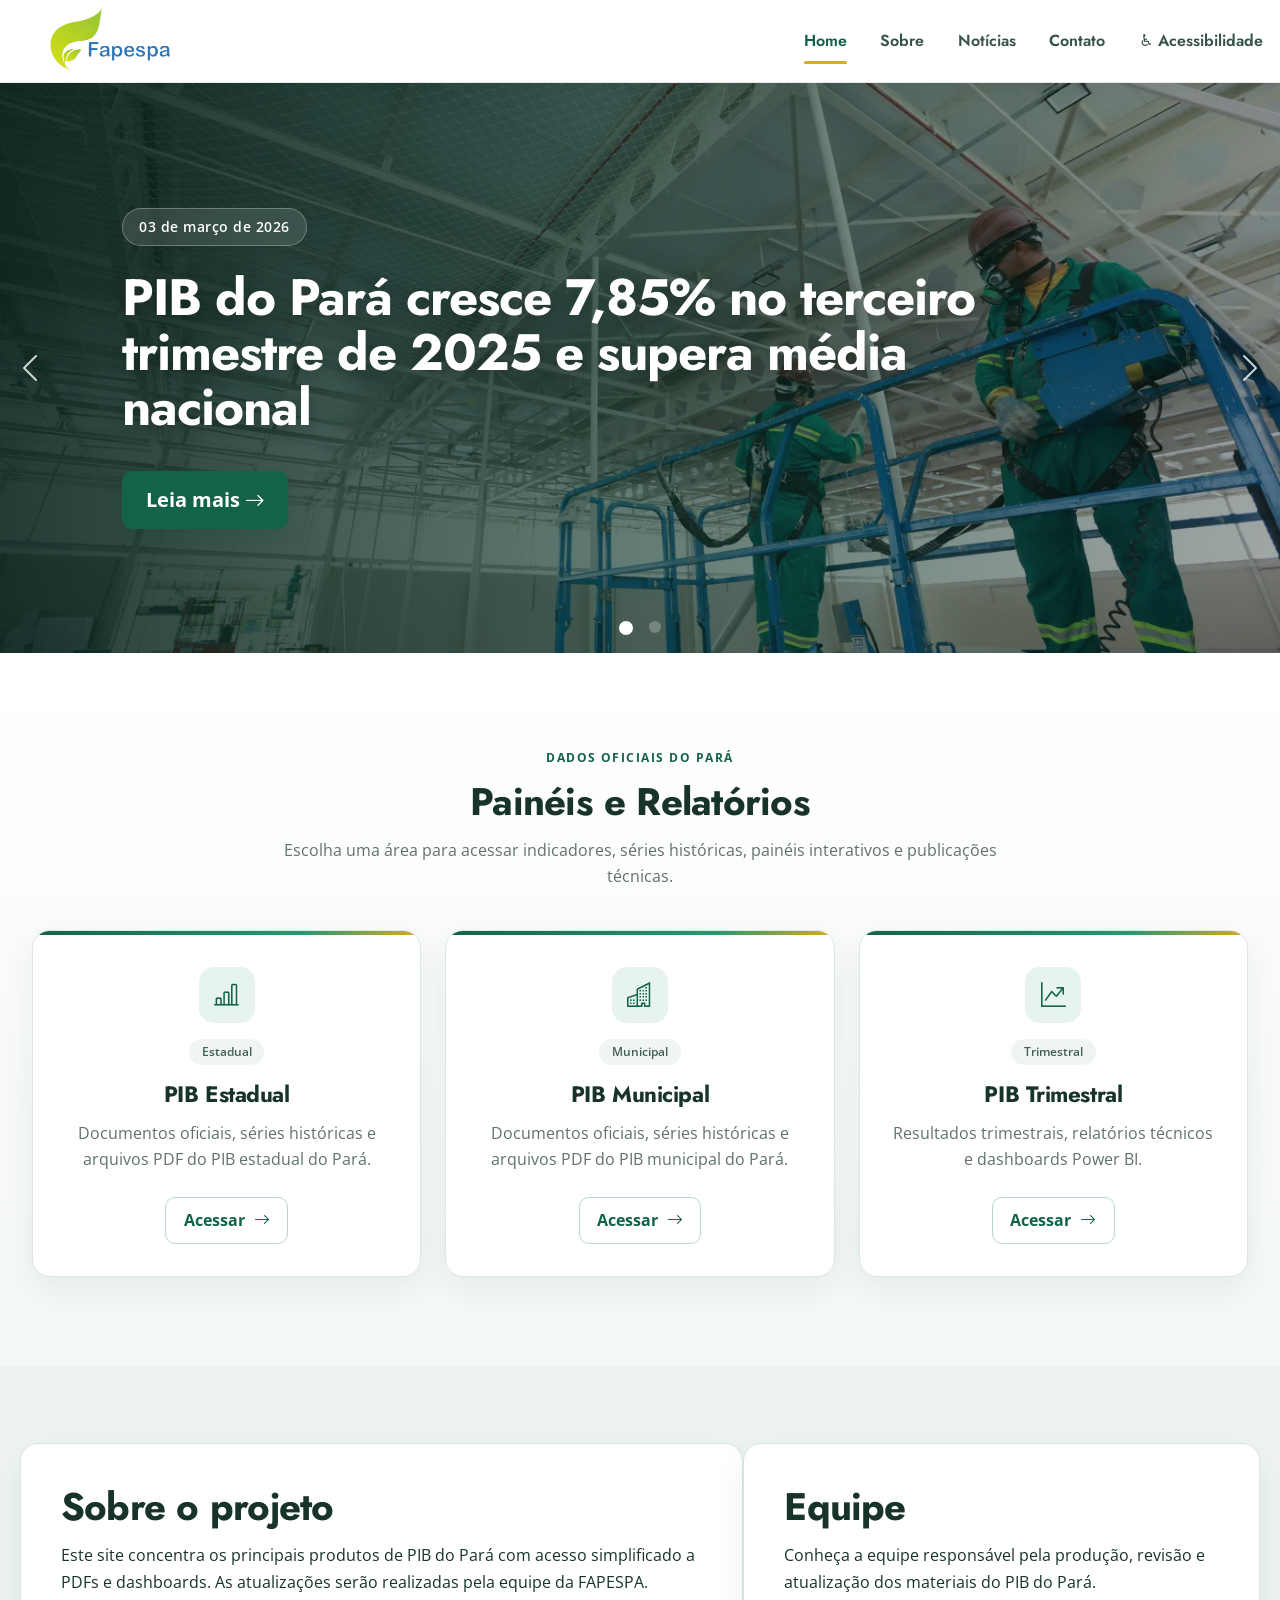
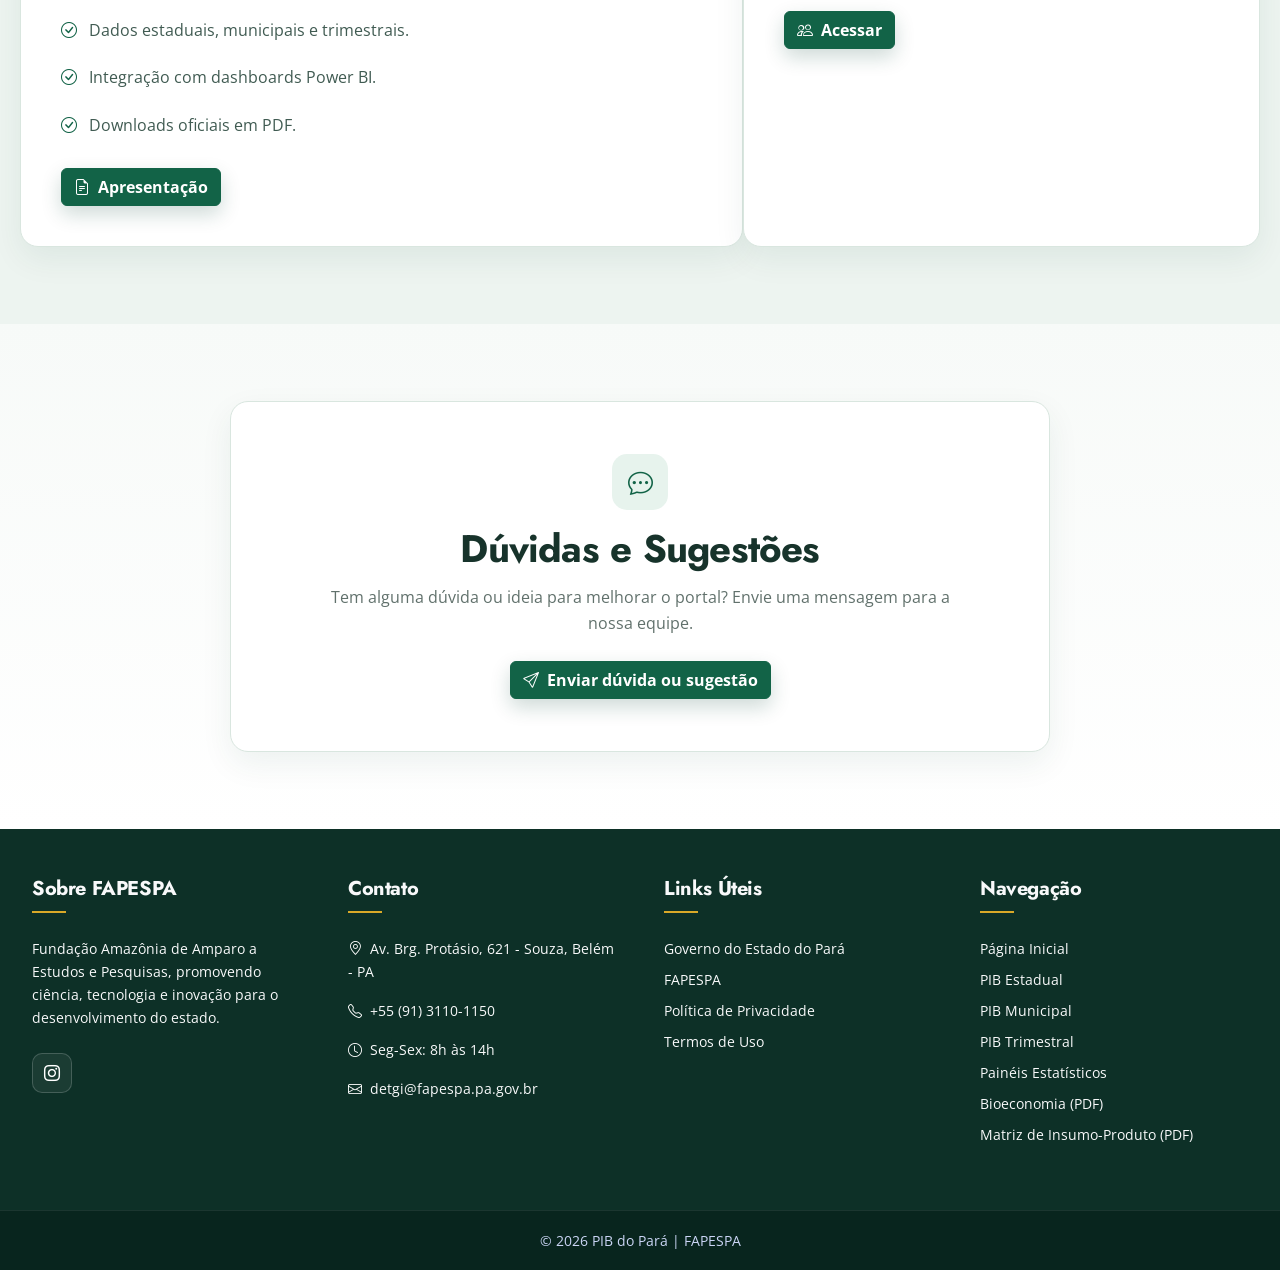
<file: index.html>
<!-- 
  ========================================
  SITE PIB DO PARÁ - PÁGINA PRINCIPAL
  ========================================
  
  Este arquivo é a página inicial (index.html) do portal PIB do Pará.
  Ele contém toda a estrutura HTML que organiza e exibe o conteúdo do site.
-->

<!DOCTYPE html>
<!-- Declaração do tipo de documento HTML5 - informa ao navegador que este é um documento HTML moderno -->

<html lang="pt-br">
<!-- Tag raiz do documento HTML. O atributo lang="pt-br" indica que o conteúdo está em português brasileiro,
     ajudando leitores de tela e mecanismos de busca a identificarem o idioma -->

<head>
  <!-- A seção <head> contém metadados e recursos que não são exibidos diretamente na página,
       mas são essenciais para o funcionamento, SEO e carregamento de estilos/fontes -->

  <!-- ========== METADADOS BÁSICOS ========== -->

  <meta charset="utf-8" />
  <!-- Define a codificação de caracteres como UTF-8, permitindo acentos, símbolos especiais e caracteres de todos os idiomas -->

  <meta name="viewport" content="width=device-width, initial-scale=1" />
  <!-- Configuração essencial para responsividade (design adaptável a diferentes telas).
       width=device-width: faz a largura da página se ajustar à largura da tela do dispositivo
       initial-scale=1: define o zoom inicial como 100% (sem ampliação ou redução) -->

  <title>PIB do Pará | FAPESPA</title>
  <!-- Título que aparece na aba do navegador e é usado por mecanismos de busca como Google -->

  <meta name="description" content="PIB do Pará: estadual, municipal e trimestral. Dashboards e PDFs oficiais." />
  <!-- Descrição curta do site que aparece nos resultados de busca do Google.
       Importante para SEO (otimização para mecanismos de busca) -->

  <!-- ========== OTIMIZAÇÃO DE FONTES (GOOGLE FONTS) ========== -->

  <link rel="preconnect" href="https://fonts.googleapis.com" />
  <link rel="preconnect" href="https://fonts.gstatic.com" crossorigin />
  <!-- Estas tags "preconnect" estabelecem conexão antecipada com os servidores do Google Fonts,
       acelerando o carregamento das fontes ao estabelecer a conexão TCP antes de baixar os arquivos -->

  <link href="https://fonts.googleapis.com/css2?family=Jost:wght@500;600;700&family=Open+Sans:wght@400;600&display=swap"
    rel="stylesheet" />
  <!-- Importa duas famílias de fontes do Google:
       - Jost: usada para títulos e cabeçalhos (pesos 500, 600, 700)
       - Open Sans: usada para textos do corpo (pesos 400, 600)
       display=swap: mostra texto em fonte padrão enquanto a fonte personalizada carrega, evitando tela em branco -->

  <!-- ========== BIBLIOTECAS CSS EXTERNAS ========== -->

  <link href="https://cdn.jsdelivr.net/npm/bootstrap@5.3.2/dist/css/bootstrap.min.css" rel="stylesheet" />
  <!-- Bootstrap 5.3.2: framework CSS que fornece componentes prontos (botões, cards, grid, navbar, etc)
       CDN (Content Delivery Network): servidor externo otimizado para distribuição rápida de arquivos -->

  <link href="https://cdn.jsdelivr.net/npm/bootstrap-icons@1.11.3/font/bootstrap-icons.css" rel="stylesheet" />
  <!-- Bootstrap Icons: biblioteca de ícones vetoriais (como check-circle, people, arrow-up, etc)
       Usados em todo o site para melhorar a comunicação visual -->

  <link href="css/style.css" rel="stylesheet" />
  <!-- Arquivo CSS personalizado do site, contendo estilos específicos que complementam ou sobrescrevem o Bootstrap -->

</head>

<body class="home-page">
  <!-- A seção <body> contém todo o conteúdo visível da página -->

  <!-- ========================================
       NAVEGAÇÃO (NAVBAR)
       ======================================== -->

  <nav class="navbar navbar-expand-lg bg-white navbar-light sticky-top p-0" id="navbar">
    <!-- Barra de navegação principal do site
         - navbar: classe Bootstrap para criar menu de navegação
         - navbar-expand-lg: menu colapsa em telas menores que "large" (992px), mostrando ícone hambúrguer
         - bg-white: fundo branco
         - navbar-light: texto escuro (para contraste com fundo claro)
         - sticky-top: menu fica fixo no topo ao rolar a página
         - p-0: remove padding padrão
         - id="navbar": identificador único para possível manipulação via JavaScript -->

    <a href="https://www.fapespa.pa.gov.br/" target="_blank" rel="noopener noreferrer"
      class="navbar-brand d-flex align-items-center px-4 px-lg-5">
      <!-- Link da logo/marca da FAPESPA
           - target="_blank": abre em nova aba
           - navbar-brand: estilo Bootstrap para logo
           - d-flex align-items-center: usa Flexbox para alinhar verticalmente ao centro
           - px-4 px-lg-5: padding horizontal de 4 unidades (mobile) e 5 unidades (large screens) -->

      <img src="img/fapespa2.png" alt="FAPESPA - Fundação Amazônia de Amparo a Estudos e Pesquisas" class="navbar-logo"
        data-i18n-alt="nav_fapespa">
      <!-- Logo da instituição em imagem
           - navbar-logo: classe personalizada para estilos no CSS
           - alt: texto alternativo para acessibilidade e SEO
           - data-i18n-alt: atributo personalizado para internações futuras -->
    </a>

    <button type="button" class="navbar-toggler me-4" data-bs-toggle="collapse" data-bs-target="#navbarCollapse"
      aria-label="Alternar navegação">
      <!-- Botão hambúrguer que aparece em telas pequenas para mostrar/esconder o menu
           - navbar-toggler: estilo Bootstrap para botão de colapso
           - me-4: margem direita de 4 unidades
           - data-bs-toggle="collapse": funcionalidade Bootstrap para colapsar/expandir elementos
           - data-bs-target="#navbarCollapse": indica qual elemento será controlado (o menu com id navbarCollapse)
           - aria-label: descrição para leitores de tela (acessibilidade) -->

      <span class="navbar-toggler-icon"></span>
      <!-- Ícone visual do hambúrguer (três linhas horizontais) -->
    </button>

    <div class="collapse navbar-collapse" id="navbarCollapse">
      <!-- Container do menu de navegação que colapsa em telas pequenas
           - collapse navbar-collapse: classes Bootstrap para comportamento de colapso
           - id="navbarCollapse": identificador referenciado pelo botão hambúrguer -->

      <ul class="navbar-nav ms-auto p-4 p-lg-0">
        <!-- Lista de itens de navegação
             - navbar-nav: estilo Bootstrap para lista de navegação
             - ms-auto: margem esquerda automática, empurrando o menu para a direita
             - p-4 p-lg-0: padding de 4 unidades em mobile, 0 em large screens -->

        <li class="nav-item"><a class="nav-link active" href="index.html" data-i18n="menu_home">Home</a></li>
        <!-- Item de menu ativo (página atual)
             - nav-item: wrapper do item de navegação
             - nav-link: estilo do link
             - active: indica que esta é a página atual (visual destacado) -->

        <li class="nav-item"><a class="nav-link" href="#sobre">Sobre</a></li>
        <!-- Link âncora que rola suavemente até a seção #sobre na mesma página -->

        <li class="nav-item"><a class="nav-link" href="noticias/index.html">Notícias</a></li>
        <li class="nav-item"><a class="nav-link" href="#contato">Contato</a></li>
        <!-- Link âncora que rola até a seção de contato no rodapé -->

        <li class="nav-item dropdown d-none">
          <!-- Item de menu dropdown (seletor de idioma) - atualmente oculto com d-none
               d-none: display none (não é exibido, preparado para implementação futura) -->

          <button class="nav-link dropdown-toggle bg-transparent border-0" id="langDropdown" type="button"
            data-bs-toggle="dropdown" aria-expanded="false">
            <!-- Botão para abrir menu de idiomas
                 - dropdown-toggle: adiciona seta indicativa de dropdown
                 - bg-transparent border-0: sem fundo e sem borda (aparência de link)
                 - data-bs-toggle="dropdown": ativa funcionalidade de dropdown do Bootstrap
                 - aria-expanded: estado do dropdown para leitores de tela -->

            🌐 <span data-i18n="menu_idioma">Idioma</span>
            <!-- Emoji de globo + texto "Idioma" -->
          </button>

          <ul class="dropdown-menu">
            <!-- Menu suspenso com opções de idioma -->
            <li><a class="dropdown-item lang-option" data-lang="pt" href="#">Português</a></li>
            <li><a class="dropdown-item lang-option" data-lang="en" href="#">English</a></li>
            <li><a class="dropdown-item lang-option" data-lang="es" href="#">Español</a></li>
            <!-- data-lang: atributo personalizado para identificar o idioma selecionado via JavaScript -->
          </ul>
        </li>

        <li class="nav-item position-relative">
          <!-- Item de menu de acessibilidade
               - position-relative: permite posicionamento absoluto do submenu em relação a este elemento -->

          <button id="acess-open-btn" class="nav-link border-0 bg-transparent" title="Acessibilidade"
            onclick="toggleAccessibilityMenu(event);" type="button">
            <!-- Botão que abre o menu de acessibilidade
                 - title: tooltip que aparece ao passar o mouse
                 - onclick: chama função JavaScript ao clicar -->

            ♿ <span class="d-none d-lg-inline">Acessibilidade</span>
            <!-- Símbolo universal de acessibilidade + texto
                 - d-none: oculta em mobile
                 - d-lg-inline: exibe como inline em telas large (mostra só ícone em mobile, ícone+texto em desktop) -->
          </button>

          <div id="acessibilidadeMenu" class="acess-dropdown" style="display:none;">
            <!-- Menu dropdown de acessibilidade (inicialmente oculto)
                 Este menu oferece múltiplas opções para pessoas com diferentes necessidades de acessibilidade -->

            <!-- SEÇÃO: VISÃO -->
            <div class="acess-section-title">Visão</div>
            <!-- Título da seção -->

            <div class="acess-row">
              <!-- Container horizontal para botões -->

              <button id="acess-contrast" class="acess-control" type="button">Alto contraste</button>
              <!-- Aumenta o contraste de cores para pessoas com baixa visão -->

              <button id="acess-night" class="acess-control" type="button">Modo noturno</button>
              <!-- Tema escuro para reduzir cansaço visual -->
            </div>

            <!-- SEÇÃO: CORES -->
            <div class="acess-section-title">Cores</div>
            <div class="acess-row">
              <button id="acess-grayscale" class="acess-control" type="button">Escala em Cinza</button>
              <!-- Remove cores, útil para alguns tipos de daltonismo -->
            </div>

            <!-- SEÇÃO: TAMANHO DA FONTE -->
            <div class="acess-section-title">Tamanho da Fonte</div>
            <div class="acess-row">
              <button id="font-dec" class="acess-control" type="button">A-</button>
              <!-- Diminui o tamanho da fonte -->

              <button id="font-reset" class="acess-control" type="button">A</button>
              <!-- Restaura tamanho padrão -->

              <button id="font-inc" class="acess-control" type="button">A+</button>
              <!-- Aumenta o tamanho da fonte -->
            </div>

            <!-- SEÇÃO: DALTONISMO -->
            <div class="acess-section-title">Daltonismo</div>
            <!-- Filtros de cor para diferentes tipos de daltonismo (cegueira de cores) -->
            <div class="acess-row">
              <button id="dalton-prot" class="acess-control" type="button">Protanopia</button>
              <!-- Dificuldade em distinguir vermelho -->

              <button id="dalton-deut" class="acess-control" type="button">Deuteranopia</button>
              <!-- Dificuldade em distinguir verde -->

              <button id="dalton-trit" class="acess-control" type="button">Tritanopia</button>
              <!-- Dificuldade em distinguir azul -->

              <button id="dalton-off" class="acess-control" type="button">Normal</button>
              <!-- Desativa filtros de daltonismo -->
            </div>

            <!-- SEÇÃO: LEITURA & LEGIBILIDADE -->
            <div class="acess-section-title">Leitura &amp; Legibilidade</div>
            <!-- &amp; é a entidade HTML para o caractere & (evita confusão com sintaxe HTML) -->
            <div class="acess-row">
              <button id="acess-dislexia" class="acess-control" type="button">Modo Dislexia</button>
              <!-- Fonte especial projetada para facilitar leitura de pessoas com dislexia -->

              <button id="acess-reading" class="acess-control" type="button">Modo Leitura</button>
              <!-- Layout simplificado para foco na leitura -->

              <button id="acess-links" class="acess-control" type="button">Destacar Links</button>
              <!-- Torna links mais visíveis -->
            </div>

            <!-- SEÇÃO: MOVIMENTO -->
            <div class="acess-section-title">Movimento</div>
            <div class="acess-row">
              <button id="reduce-motion" class="acess-control" type="button">Reduzir Animações</button>
              <!-- Remove animações, útil para pessoas com sensibilidade a movimento -->
            </div>

            <!-- SEÇÃO: GERAL -->
            <div class="acess-section-title">Geral</div>
            <div class="acess-row">
              <button id="acess-reset" class="acess-control acess-reset" type="button">Restaurar Tudo</button>
              <!-- Reseta todas as configurações de acessibilidade aos valores padrão -->
            </div>
          </div>
        </li>
      </ul>
    </div>
  </nav>

  <!-- ========================================
       CARROSSEL DE NOTÍCIAS
       ======================================== -->

  <div id="newsCarousel" class="carousel slide carousel-fade" data-bs-ride="carousel" data-bs-interval="5000">
    <!-- Carrossel Bootstrap para exibir notícias em destaque
         - carousel slide: componente Bootstrap de carrossel
         - carousel-fade: transição suave com fade (alternativa: sem essa classe usa slide horizontal)
         - data-bs-ride="carousel": inicia automaticamente ao carregar a página
         - data-bs-interval="5000": tempo em ms entre transições (5 segundos) -->

    <!-- Indicadores (bolinhas) -->
    <div class="carousel-indicators">
      <button type="button" data-bs-target="#newsCarousel" data-bs-slide-to="0" class="active" aria-current="true"
        aria-label="Notícia 1"></button>
      <button type="button" data-bs-target="#newsCarousel" data-bs-slide-to="1" aria-label="Notícia 2"></button>
    </div>

    <!-- Slides do carrossel -->
    <div class="carousel-inner">

      <!-- SLIDE 1 -->
      <div class="carousel-item active">
        <!-- Item ativo do carrossel (primeiro slide sempre tem class="active") -->

        <img src="img/pib_crescimento_para.png" class="d-block w-100 carousel-image"
          alt="PIB do Pará cresce 7,85% no terceiro trimestre de 2025">
        <!-- Imagem de fundo do slide
             - d-block: display block
             - w-100: largura 100%
             - carousel-image: classe personalizada para ajustes no CSS -->

        <div class="carousel-overlay"></div>
        <!-- Overlay escuro sobre a imagem para melhorar legibilidade do texto -->

        <div class="carousel-caption d-flex flex-column justify-content-center h-100">
          <!-- Container do conteúdo do slide
               - carousel-caption: classe Bootstrap para legendas
               - d-flex flex-column: Flexbox em coluna
               - justify-content-center: centraliza verticalmente
               - h-100: altura 100% -->

          <div class="carousel-content">
            <span class="carousel-date">03 de março de 2026</span>
            <!-- Data da notícia -->

            <h2 class="carousel-title">PIB do Pará cresce 7,85% no terceiro trimestre de 2025 e supera média nacional
            </h2>
            <!-- Título da notícia -->

            <a href="https://www.fapespa.pa.gov.br/2026/03/03/pib-do-para-cresce-785-no-terceiro-trimestre-de-2025-e-supera-media-nacional/"
              target="_blank" rel="noopener noreferrer" class="btn btn-light btn-lg mt-3">
              Leia mais <i class="bi bi-arrow-right"></i>
            </a>
            <!-- Botão que leva para a página da notícia
                 - target="_blank": abre em nova aba
                 - bi bi-arrow-right: ícone de seta do Bootstrap Icons -->
          </div>
        </div>
      </div>

      <!-- SLIDE 2 -->
      <div class="carousel-item">
        <!-- Segundo slide do carrossel -->

        <img src="img/novos_produtos_economia.png" class="d-block w-100 carousel-image"
          alt="Fapespa apresenta novos produtos estatísticos sobre a economia do Pará">
        <!-- Imagem de fundo do segundo slide -->

        <div class="carousel-overlay"></div>
        <!-- Overlay escuro sobre a imagem para melhorar legibilidade do texto -->

        <div class="carousel-caption d-flex flex-column justify-content-center h-100">
          <!-- Container do conteúdo do slide -->

          <div class="carousel-content">
            <span class="carousel-date">29 de dezembro de 2025</span>
            <!-- Data da notícia -->

            <h2 class="carousel-title">Fapespa apresenta novos produtos estatísticos sobre a economia do Pará</h2>
            <!-- Título da notícia -->

            <a href="https://www.fapespa.pa.gov.br/2025/12/19/fapespa-apresenta-novos-produtos-estatisticos-sobre-a-economia-do-para/"
              target="_blank" rel="noopener noreferrer" class="btn btn-light btn-lg mt-3">
              Leia mais <i class="bi bi-arrow-right"></i>
            </a>
            <!-- Botão que leva para a página da notícia no site da FAPESPA -->
          </div>
        </div>
      </div>

    </div>

    <!-- Controles de navegação (setas) -->
    <button class="carousel-control-prev" type="button" data-bs-target="#newsCarousel" data-bs-slide="prev">
      <span class="carousel-control-prev-icon" aria-hidden="true"></span>
      <span class="visually-hidden">Anterior</span>
    </button>
    <button class="carousel-control-next" type="button" data-bs-target="#newsCarousel" data-bs-slide="next">
      <span class="carousel-control-next-icon" aria-hidden="true"></span>
      <span class="visually-hidden">Próximo</span>
    </button>
  </div>

  <!-- ========================================
       CONTEÚDO PRINCIPAL (MAIN)
       ======================================== -->

  <main>
    <!-- Tag semântica HTML5 que identifica o conteúdo principal da página
         Melhora acessibilidade e SEO ao indicar claramente onde está o conteúdo central -->

    <!-- ========================================
         SEÇÃO: PAINÉIS E RELATÓRIOS
         ======================================== -->

    <section class="products-section">
      <!-- Primeira seção de conteúdo principal
           - pt-5: padding-top de 5 unidades (espaço superior)
           - pb-5: padding-bottom de 5 unidades (espaço inferior)
           - mt-2: margin-top de 2 unidades (pequeno espaço do header) -->

      <div class="container">
        <!-- Container Bootstrap para centralizar e limitar largura -->

        <div class="section-heading text-center">
          <span class="section-eyebrow">Dados oficiais do Pará</span>
          <h2 class="section-title">Painéis e Relatórios</h2>
          <p>Escolha uma área para acessar indicadores, séries históricas, painéis interativos e publicações técnicas.
          </p>
        </div>
        <!-- Título da seção
             - section-title: classe personalizada do style.css
             - text-center: centraliza o texto -->

        <div class="row g-4 justify-content-center">
          <!-- Sistema de grid do Bootstrap
               - row: inicia uma linha do grid (sistema de 12 colunas)
               - g-4: gap (espaçamento) de 4 unidades entre as colunas -->

          <!-- ========== CARD 1: PIB ESTADUAL ========== -->

          <div class="col-lg-4 col-md-6">
            <!-- Define largura da coluna em diferentes breakpoints:
                 - col-lg-3: em telas large (≥992px), ocupa 3 de 12 colunas (25% = 4 cards por linha)
                 - col-md-6: em telas medium (≥768px), ocupa 6 de 12 colunas (50% = 2 cards por linha)
                 - Em mobile (<768px), ocupa 12 colunas (100% = 1 card por linha) -->

            <div class="card product-card h-100 card-hover">
              <!-- Card (componente Bootstrap que cria caixas de conteúdo)
                   - h-100: height 100% (todos os cards ficam com mesma altura na linha)
                   - shadow-sm: sombra suave para dar profundidade
                   - border-0: remove borda padrão
                   - card-hover: classe personalizada para efeito ao passar mouse (definida no CSS)
                   - style inline: cor de fundo cinza-azulado e texto branco -->

              <div class="card-body d-flex flex-column text-center">
                <!-- Corpo do card
                     - card-body: padding interno padrão do Bootstrap
                     - d-flex flex-column: Flexbox em coluna (itens empilhados verticalmente)
                     - text-center: centraliza o texto -->

                <span class="product-icon" aria-hidden="true"><i class="bi bi-bar-chart-line"></i></span>
                <span class="badge rounded-pill mb-3">Estadual</span>
                <!-- Badge (etiqueta/rótulo)
                     - rounded-pill: formato arredondado (pílula)
                     - mb-3: margin-bottom de 3 unidades
                     - style: fundo branco semi-transparente (30% de opacidade) -->

                <h5 class="card-title">PIB Estadual</h5>
                <!-- Título do card -->

                <p class="card-text">Documentos oficiais, séries históricas e arquivos PDF do PIB estadual do Pará.</p>
                <!-- Texto descritivo do card -->

                <a href="pib-estadual/index.html" class="btn product-link mt-auto">Acessar <i
                    class="bi bi-arrow-right"></i></a>
                <!-- Link estilizado como botão
                     - btn btn-light: botão Bootstrap com fundo claro
                     - btn-sm: tamanho pequeno
                     - mt-auto: margin-top automática (empurra o botão para o final do card, mesmo que o texto seja diferente)
                     - align-self-center: centraliza o botão horizontalmente dentro do flex container -->
              </div>
            </div>
          </div>

          <!-- ========== CARD 2: PIB MUNICIPAL ========== -->
          <!-- Estrutura idêntica ao Card 1, apenas com conteúdo diferente -->

          <div class="col-lg-4 col-md-6">
            <div class="card product-card h-100 card-hover">
              <div class="card-body d-flex flex-column text-center">
                <span class="product-icon" aria-hidden="true"><i class="bi bi-buildings"></i></span>
                <span class="badge rounded-pill mb-3">Municipal</span>
                <h5 class="card-title">PIB Municipal</h5>
                <p class="card-text">Documentos oficiais, séries históricas e arquivos PDF do PIB municipal do Pará.</p>
                <a href="pib-municipal/index.html" class="btn product-link mt-auto">Acessar <i
                    class="bi bi-arrow-right"></i></a>
              </div>
            </div>
          </div>

          <!-- ========== CARD 3: PIB TRIMESTRAL ========== -->

          <div class="col-lg-4 col-md-6">
            <div class="card product-card h-100 card-hover">
              <div class="card-body d-flex flex-column text-center">
                <span class="product-icon" aria-hidden="true"><i class="bi bi-graph-up-arrow"></i></span>
                <span class="badge rounded-pill mb-3">Trimestral</span>
                <h5 class="card-title">PIB Trimestral</h5>
                <p class="card-text">Resultados trimestrais, relatórios técnicos e dashboards Power BI.</p>
                <a href="pib-trimestral/index.html" class="btn product-link mt-auto">Acessar <i
                    class="bi bi-arrow-right"></i></a>
              </div>
            </div>
          </div>

        </div>
      </div>
    </section>

    <!-- ========================================
         SEÇÃO: SOBRE O PROJETO + EQUIPE
         ======================================== -->

    <section class="py-5 section-muted" id="sobre">
      <!-- Segunda seção principal
           - py-5: padding vertical (top e bottom) de 5 unidades
           - section-muted: classe personalizada que adiciona fundo cinza claro (definida no CSS)
           - id="sobre": âncora para navegação (quando clicar em "Sobre" no menu, rola até aqui) -->

      <div class="container">
        <div class="row align-items-start g-4">
          <!-- Row com alinhamento e gap
               - align-items-start: alinha os itens no topo (ao invés de centralizar verticalmente)
               - g-4: gap de 4 unidades entre colunas -->

          <!-- ========== COLUNA 1: SOBRE O PROJETO ========== -->

          <div class="col-lg-7 about-panel">
            <!-- Em telas large, ocupa 7 de 12 colunas (58,3% da largura)
                 Em mobile, ocupa 12 colunas (100%) -->

            <h2 class="section-title">Sobre o projeto</h2>
            <!-- Título da subseção -->

            <p>Este site concentra os principais produtos de PIB do Pará com acesso simplificado a PDFs e dashboards. As
              atualizações serão realizadas pela equipe da FAPESPA.</p>
            <!-- Parágrafo descritivo -->

            <ul class="list-clean">
              <!-- Lista não ordenada
                   - list-clean: classe personalizada do CSS que remove marcadores de lista padrão -->

              <li class="mb-2"><i class="bi bi-check-circle me-2 text-primary"></i> Dados estaduais, municipais e
                trimestrais.</li>
              <!-- Item de lista com ícone
                   - mb-2: margin-bottom de 2 unidades
                   - bi bi-check-circle: ícone de círculo com check do Bootstrap Icons
                   - me-2: margin-right de 2 unidades (espaço entre ícone e texto)
                   - text-primary: cor primária (azul) -->

              <li class="mb-2"><i class="bi bi-check-circle me-2 text-primary"></i> Integração com dashboards Power BI.
              </li>
              <li class="mb-2"><i class="bi bi-check-circle me-2 text-primary"></i> Downloads oficiais em PDF.</li>
            </ul>

            <button class="btn btn-primary mt-2" type="button" data-bs-toggle="modal"
              data-bs-target="#apresentacaoModal">
              <i class="bi bi-file-earmark-text me-2"></i>Apresentação
            </button>
          </div>

          <!-- ========== COLUNA 2: EQUIPE ========== -->

          <div class="col-lg-5 team-panel" id="equipe">
            <!-- Em telas large, ocupa 5 de 12 colunas (41,7% da largura)
                 id="equipe": âncora para possível navegação futura -->

            <h2 class="section-title">Equipe</h2>

            <p class="mb-3">Conheça a equipe responsável pela produção, revisão e atualização dos materiais do PIB do
              Pará.</p>
            <!-- mb-3: margin-bottom de 3 unidades -->

            <a class="btn btn-primary" href="expediente.html"><i class="bi bi-people me-2" aria-hidden="true"></i>Acessar</a>
          </div>
        </div>
      </div>
    </section>

    <!-- ========================================
         SEÇÃO: DÚVIDAS E SUGESTÕES
         ======================================== -->
    <section class="contact-section" id="duvidas-sugestoes">
      <div class="container">
        <div class="contact-card text-center">
          <span class="product-icon mx-auto" aria-hidden="true"><i class="bi bi-chat-dots"></i></span>
          <h2 class="section-title">Dúvidas e Sugestões</h2>
          <p>Tem alguma dúvida ou ideia para melhorar o portal? Envie uma mensagem para a nossa equipe.</p>
          <button class="btn btn-primary" type="button" data-bs-toggle="modal" data-bs-target="#contatoModal">
            <i class="bi bi-send me-2"></i>Enviar dúvida ou sugestão
          </button>
        </div>
      </div>
    </section>

  </main>

  <!-- ========================================
       MODAL: APRESENTAÇÃO
       ======================================== -->

  <div class="modal fade" id="apresentacaoModal" tabindex="-1" aria-labelledby="apresentacaoModalLabel"
    aria-hidden="true">
    <div class="modal-dialog modal-xl modal-dialog-centered modal-dialog-scrollable apresentacao-modal-dialog">
      <div class="modal-content apresentacao-modal-content">
        <div class="modal-header apresentacao-modal-header border-0">
          <div class="apresentacao-modal-heading">
            <h2 class="modal-title h4 mb-1" id="apresentacaoModalLabel">Apresentação</h2>
            <p class="apresentacao-modal-subtitle mb-0">Contexto institucional e técnico do projeto PIB do Pará</p>
          </div>
          <button type="button" class="btn-close apresentacao-modal-close" data-bs-dismiss="modal"
            aria-label="Fechar"></button>
        </div>

        <div class="modal-body apresentacao-modal-body">
          <div class="apresentacao-copy">
            <p>A Fundação Amazônia de Amparo a Estudos e Pesquisas (FAPESPA) tem como atribuição produzir, articular e
              disseminar conhecimento estratégico para subsidiar o planejamento e a formulação de políticas públicas
              voltadas ao desenvolvimento econômico, social e ambiental do Estado do Pará.</p>

            <p>Para isso, desenvolve metodologias próprias, elabora indicadores e realiza estudos econômicos sobre o
              Estado, seus municípios e Regiões de Integração.</p>

            <p>Os resultados são disponibilizados em diferentes formatos, como Informes Técnicos, Relatórios de
              Pesquisa, Artigos, dashboards para consulta pública e bancos de dados estruturados, assegurando acesso
              ágil, transparente e qualificado à informação.</p>

            <p>A Diretoria de Estatística e de Tecnologia e Gestão da Informação (DETGI) é uma diretoria estratégica da
              FAPESPA. Conforme estabelecido pela Lei Complementar Estadual do Pará nº 061 de 24 de julho de 2007,
              alterada pela Lei Complementar nº 098 de 1º de janeiro de 2015, a DETGI tem entre suas missões manter uma
              base de dados de informações estatísticas e desenvolver estudos e pesquisas nas áreas de estatística e
              economia aplicada.</p>

            <div class="apresentacao-organization">
              <p>Para cumprir suas competências, a DETGI está organizada em duas coordenadorias principais:</p>

              <ul>
                <li>Coordenadoria de Estatística e Disseminação de Informação (CEDI)</li>
                <li>Coordenadoria de Estatística Econômica e Contas Regionais (CEECR)</li>
              </ul>
            </div>

            <p>A CEECR, em particular, é responsável por planejar, coordenar e executar estudos e pesquisas em
              estatística aplicada, incluindo pesquisas periódicas, tratamento de informações estatísticas e a
              coordenação da sistematização e atualização de uma base de dados estatísticos, sempre dando publicidade
              dos seus produtos, físicos e digitais.</p>

            <p>Entre os produtos de destaque da CEECR, estão o PIB Regional, o PIB Municipal e o PIB Trimestral do
              Estado do Pará. O projeto tem como foco a elaboração das Contas Regionais, com ênfase na estimativa do PIB
              estadual e municipal e no acompanhamento sistemático das atividades produtivas por meio de séries
              temporais de curto, médio e longo prazo.</p>

            <p>A disponibilização dessas informações é estratégica para compreender a dinâmica econômica, monitorar
              oscilações e subsidiar decisões do poder público e dos agentes econômicos. Os resultados decorrem de
              estudos e estimativas da produção pela ótica da oferta, desenvolvidos em parceria com o Instituto
              Brasileiro de Geografia e Estatística (IBGE).</p>

            <p>A CEECR também gerencia outros projetos de Pesquisa, Desenvolvimento e Inovação (PD&amp;I), como a “POF
              Marabá” (Pesquisa de Orçamento Familiar, para mensuração do índice de preço do consumidor e do custo da
              cesta básica de consumo familiar de Marabá), em parceria com a LAINC (Laboratório de inflação e Custo de
              Vida da UNIFESSPA) e estatísticas consolidadas e experimentais na construção de Contas Econômicas
              Integradas e consolidação das Tabelas de Recursos e Usos – TRU, em parceria com a LACAM (Laboratório de
              Contas Regionais na Amazônia da UNIFESSPA).</p>

            <p>Ademais, há outras recentes pesquisas relacionadas com a Bioeconomia, que visa dar
              efetividade aos eixos temáticos da Estratégia Estadual de Bioeconomia, fixada pelo Decreto nº 1.943/2021.
              O destaque dessa área de atuação é a criação da "Rede Pará sobre Contas Regionais e Bioeconomia",
              estabelecida por meio do Termo de Cooperação Técnica nº 001/2025, fruto de uma parceria entre a FAPESPA e
              Universidades Federais situadas no Estado do Pará (UFPA, UNIFESSPA e UFOPA).</p>

            <p>Os objetivos das parcerias incluem o desenvolvimento de ações de ensino, pesquisa e
              extensão para análises em áreas de mútuo interesse, com compartilhamento de dados e informações,
              desenvolvimento de projetos, estudos, pareceres técnicos, relatórios, boletins e outros materiais.
              Promove-se ainda a realização de eventos conjuntos com as entidades convenentes, produzindo e divulgando
              informações e conteúdos científicos para a sociedade paraense, gestores públicos e empreendedores da
              região.</p>
          </div>
        </div>
      </div>
    </div>
    <div class="modal-footer">
      <button type="button" class="btn btn-outline-secondary" data-bs-dismiss="modal">Fechar</button>
    </div>
  </div>
  </div>
  </div>

  <!-- ========================================
       MODAL: DÚVIDAS E SUGESTÕES
       ======================================== -->
  <div class="modal fade" id="contatoModal" tabindex="-1" aria-labelledby="contatoModalLabel" aria-hidden="true">
    <div class="modal-dialog modal-lg modal-dialog-centered modal-dialog-scrollable">
      <div class="modal-content contact-modal-content">
        <div class="modal-header apresentacao-modal-header border-0">
          <div class="apresentacao-modal-heading">
            <h2 class="modal-title h4 mb-1" id="contatoModalLabel">Dúvidas e Sugestões</h2>
            <p class="apresentacao-modal-subtitle mb-0">Preencha os campos abaixo para falar com a nossa equipe</p>
          </div>
          <button type="button" class="btn-close apresentacao-modal-close" data-bs-dismiss="modal"
            aria-label="Fechar"></button>
        </div>
        <form id="contatoForm" action="https://formsubmit.co/ajax/detgi@fapespa.pa.gov.br" method="post">
          <div class="modal-body contact-modal-body">
            <div id="contatoFeedback" class="alert d-none" role="alert" aria-live="polite" tabindex="-1"></div>
            <div class="contact-honeypot" aria-hidden="true">
              <label for="contactHoney">Não preencha este campo</label>
              <input id="contactHoney" name="_honey" type="text" tabindex="-1" autocomplete="off" />
            </div>
            <input name="_subject" type="hidden" value="Nova mensagem — Portal PIB do Pará" />
            <input name="_template" type="hidden" value="table" />
            <div class="row g-3">
              <div class="col-md-6">
                <label class="form-label" for="nome">Nome <span aria-hidden="true">*</span></label>
                <input class="form-control" id="nome" name="nome" type="text" maxlength="120" autocomplete="name"
                  required />
              </div>
              <div class="col-md-6">
                <label class="form-label" for="email">E-mail <span aria-hidden="true">*</span></label>
                <input class="form-control" id="email" name="email" type="email" maxlength="160" autocomplete="email"
                  required />
              </div>
              <div class="col-12">
                <label class="form-label" for="assunto">Assunto <span aria-hidden="true">*</span></label>
                <input class="form-control" id="assunto" name="assunto" type="text" maxlength="160" required />
              </div>
              <div class="col-12">
                <label class="form-label" for="mensagem">Mensagem <span aria-hidden="true">*</span></label>
                <textarea class="form-control" id="mensagem" name="mensagem" rows="5" maxlength="5000"
                  required></textarea>
              </div>
            </div>
          </div>
          <div class="modal-footer">
            <button class="btn btn-primary" type="submit">
              <span class="contact-submit-label"><i class="bi bi-send me-2"></i>Enviar</span>
              <span class="contact-submit-loading d-none"><span class="spinner-border spinner-border-sm me-2"
                  aria-hidden="true"></span>Enviando...</span>
            </button>
          </div>
        </form>
      </div>
    </div>
  </div>


  <!-- ========================================
       RODAPÉ PRINCIPAL (FOOTER)
       ======================================== -->

  <script src="js/footer.js"></script>

  <!-- ========================================
       BOTÃO: VOLTAR AO TOPO
       ======================================== -->

  <button id="btnTop" title="Voltar ao topo" aria-label="Voltar ao topo" type="button">
    <!-- Botão de retorno ao topo da página (aparece após scroll)
         - id="btnTop": identificador usado pelo JavaScript (main.js) para controlar visibilidade e ação
         - title: tooltip que aparece ao passar o mouse
         - aria-label: descrição para leitores de tela (acessibilidade)
         - type="button": especifica que é um botão (não submit de formulário)
         
         FUNCIONAMENTO (controlado pelo JavaScript):
         - Inicialmente invisível (display: none ou opacity: 0)
         - Aparece quando usuário rola a página mais de 300px para baixo
         - Ao clicar, faz scroll suave de volta ao topo (window.scrollTo ou similar)
         - Estilização definida no style.css (#btnTop):
           * position: fixed (fixo na tela mesmo ao rolar)
           * bottom/right: posicionado no canto inferior direito
           * Fundo azul circular com ícone branco
           * Efeito hover com transição suave -->

    <i class="bi bi-arrow-up"></i>
    <!-- Ícone de seta para cima do Bootstrap Icons -->
  </button>

  <!-- ========================================
       SCRIPTS JAVASCRIPT
       ======================================== -->

  <script src="https://cdn.jsdelivr.net/npm/bootstrap@5.3.2/dist/js/bootstrap.bundle.min.js"></script>
  <!-- Bootstrap JavaScript Bundle (arquivo oficial via CDN)
       - Contém JavaScript do Bootstrap + Popper.js (biblioteca de posicionamento)
       - Necessário para componentes interativos: navbar collapse, modals, dropdowns, tooltips, etc
       - Versão 5.3.2 (mantém compatibilidade com CSS Bootstrap importado no <head>)
       - .bundle.min.js: versão minificada (compactada) com Popper.js incluído
       - CDN (Content Delivery Network): carrega de servidor otimizado e geograficamente próximo ao usuário -->

  <script src="js/main.js"></script>
  <!-- Script JavaScript personalizado do site
       Provavelmente contém:
       - Funcionalidade do botão voltar ao topo (event listener de scroll)
       - Controle de acessibilidade (contrast, night mode, font size, etc)
       - Preenchimento dinâmico do ano atual (data-current-year)
       - Detecção de dispositivo mobile para PDF viewers
       - Outras interações personalizadas do site -->

</body>
<!-- Fecha a tag <body> iniciada após o </head> -->

</html>
<!-- Fecha o documento HTML -->
</file>
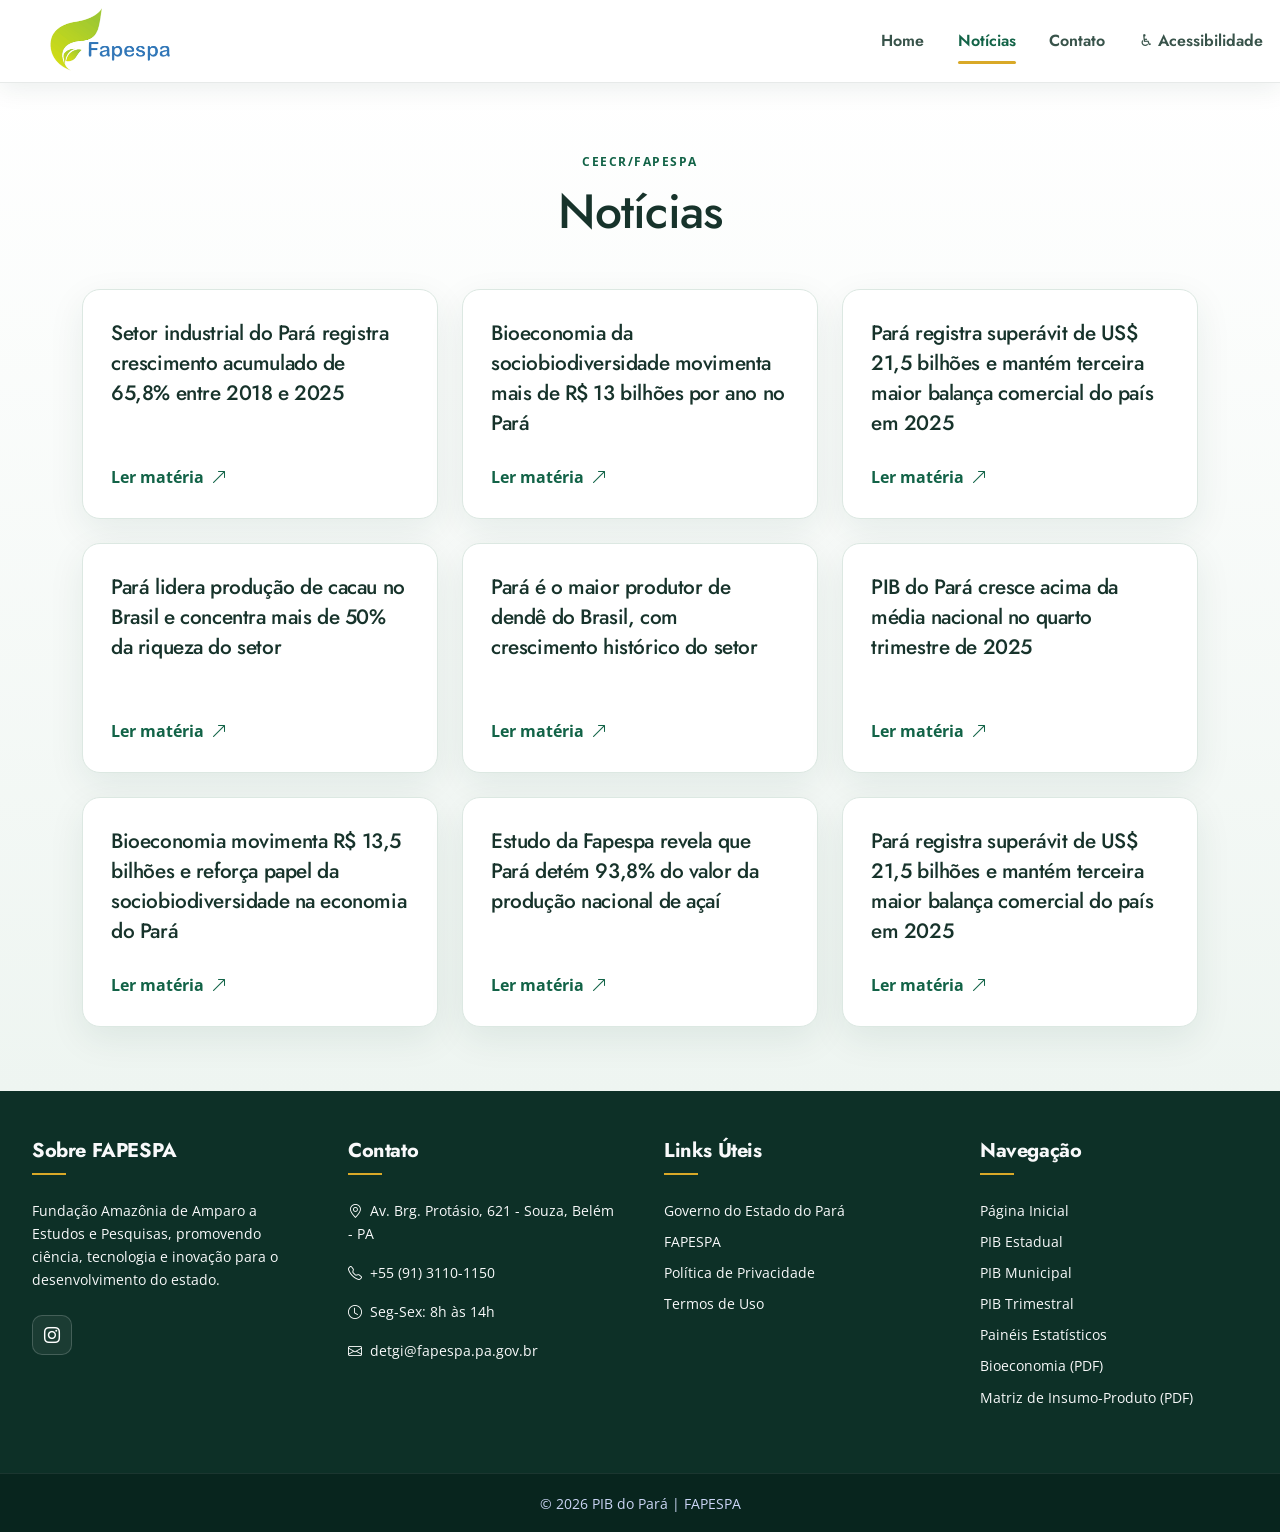
<file: noticias/index.html>
<!DOCTYPE html>
<html lang="pt-br">
<head>
  <meta charset="utf-8" />
  <meta name="viewport" content="width=device-width, initial-scale=1" />
  <title>Notícias | PIB do Pará</title>
  <meta name="description" content="Matérias publicadas pela CEECR/FAPESPA sobre a economia paraense." />
  <link rel="preconnect" href="https://fonts.googleapis.com" />
  <link rel="preconnect" href="https://fonts.gstatic.com" crossorigin />
  <link href="https://fonts.googleapis.com/css2?family=Jost:wght@500;600;700&family=Open+Sans:wght@400;600&display=swap" rel="stylesheet" />
  <link href="https://cdn.jsdelivr.net/npm/bootstrap@5.3.2/dist/css/bootstrap.min.css" rel="stylesheet" />
  <link href="https://cdn.jsdelivr.net/npm/bootstrap-icons@1.11.3/font/bootstrap-icons.css" rel="stylesheet" />
  <link href="../css/style.css" rel="stylesheet" />
</head>
<body class="home-page product-page news-page">
  <nav class="navbar navbar-expand-lg bg-white navbar-light sticky-top p-0" id="navbar">
    <a href="https://www.fapespa.pa.gov.br/" target="_blank" rel="noopener noreferrer" class="navbar-brand d-flex align-items-center px-4 px-lg-5">
      <img src="../img/fapespa2.png" alt="FAPESPA - Fundação Amazônia de Amparo a Estudos e Pesquisas" class="navbar-logo" data-i18n-alt="nav_fapespa">
    </a>
    <button type="button" class="navbar-toggler me-4" data-bs-toggle="collapse" data-bs-target="#navbarCollapse" aria-label="Alternar navegação">
      <span class="navbar-toggler-icon"></span>
    </button>
    <div class="collapse navbar-collapse" id="navbarCollapse">
      <ul class="navbar-nav ms-auto p-4 p-lg-0">
        <li class="nav-item"><a class="nav-link" href="../index.html" data-i18n="menu_home">Home</a></li>
        <li class="nav-item"><a class="nav-link active" href="index.html" aria-current="page">Notícias</a></li>
        <li class="nav-item"><a class="nav-link" href="#contato">Contato</a></li>
        <li class="nav-item dropdown d-none">
          <button class="nav-link dropdown-toggle bg-transparent border-0" id="langDropdown" type="button" data-bs-toggle="dropdown" aria-expanded="false">
            🌐 <span data-i18n="menu_idioma">Idioma</span>
          </button>
          <ul class="dropdown-menu">
            <li><a class="dropdown-item lang-option" data-lang="pt" href="#">Português</a></li>
            <li><a class="dropdown-item lang-option" data-lang="en" href="#">English</a></li>
            <li><a class="dropdown-item lang-option" data-lang="es" href="#">Español</a></li>
          </ul>
        </li>
        <li class="nav-item position-relative">
          <button id="acess-open-btn" class="nav-link border-0 bg-transparent" title="Acessibilidade" onclick="toggleAccessibilityMenu(event);" type="button">
            ♿ <span class="d-none d-lg-inline">Acessibilidade</span>
          </button>
          <div id="acessibilidadeMenu" class="acess-dropdown" style="display:none;">
            <div class="acess-section-title">Visão</div>
            <div class="acess-row">
              <button id="acess-contrast" class="acess-control" type="button">Alto contraste</button>
              <button id="acess-night" class="acess-control" type="button">Modo noturno</button>
            </div>
            <div class="acess-section-title">Cores</div>
            <div class="acess-row">
              <button id="acess-grayscale" class="acess-control" type="button">Escala em Cinza</button>
            </div>
            <div class="acess-section-title">Tamanho da Fonte</div>
            <div class="acess-row">
              <button id="font-dec" class="acess-control" type="button">A-</button>
              <button id="font-reset" class="acess-control" type="button">A</button>
              <button id="font-inc" class="acess-control" type="button">A+</button>
            </div>
            <div class="acess-section-title">Daltonismo</div>
            <div class="acess-row">
              <button id="dalton-prot" class="acess-control" type="button">Protanopia</button>
              <button id="dalton-deut" class="acess-control" type="button">Deuteranopia</button>
              <button id="dalton-trit" class="acess-control" type="button">Tritanopia</button>
              <button id="dalton-off" class="acess-control" type="button">Normal</button>
            </div>
            <div class="acess-section-title">Leitura &amp; Legibilidade</div>
            <div class="acess-row">
              <button id="acess-dislexia" class="acess-control" type="button">Modo Dislexia</button>
              <button id="acess-reading" class="acess-control" type="button">Modo Leitura</button>
              <button id="acess-links" class="acess-control" type="button">Destacar Links</button>
            </div>
            <div class="acess-section-title">Movimento</div>
            <div class="acess-row">
              <button id="reduce-motion" class="acess-control" type="button">Reduzir Animações</button>
            </div>
            <div class="acess-section-title">Geral</div>
            <div class="acess-row">
              <button id="acess-reset" class="acess-control acess-reset" type="button">Restaurar Tudo</button>
            </div>
          </div>
        </li>
      </ul>
    </div>
  </nav>

  <main>
    <section class="pib-municipal-content-section">
      <div class="container">
        <div class="product-page-heading">
          <span class="section-eyebrow">CEECR/FAPESPA</span>
          <h1>Notícias</h1>
        </div>
        <div class="news-grid">
          <article class="news-card">
            <h2>Setor industrial do Pará registra crescimento acumulado de 65,8% entre 2018 e 2025</h2>
            <a href="https://www.fapespa.pa.gov.br/2026/05/25/setor-industrial-do-para-registra-crescimento-acumulado-de-658-entre-2018-e-2025/" target="_blank" rel="noopener noreferrer">Ler matéria <i class="bi bi-arrow-up-right" aria-hidden="true"></i></a>
          </article>
          <article class="news-card">
            <h2>Bioeconomia da sociobiodiversidade movimenta mais de R$ 13 bilhões por ano no Pará</h2>
            <a href="https://www.fapespa.pa.gov.br/2026/05/04/para-lidera-producao-de-cacau-no-brasil-e-concentra-mais-de-50-da-riqueza-do-setor/" target="_blank" rel="noopener noreferrer">Ler matéria <i class="bi bi-arrow-up-right" aria-hidden="true"></i></a>
          </article>
          <article class="news-card">
            <h2>Pará registra superávit de US$ 21,5 bilhões e mantém terceira maior balança comercial do país em 2025</h2>
            <a href="https://www.fapespa.pa.gov.br/2026/05/19/para-registra-superavit-de-us-215-bilhoes-e-mantem-terceira-maior-balanca-comercial-do-pais-em-2025/" target="_blank" rel="noopener noreferrer">Ler matéria <i class="bi bi-arrow-up-right" aria-hidden="true"></i></a>
          </article>
          <article class="news-card">
            <h2>Pará lidera produção de cacau no Brasil e concentra mais de 50% da riqueza do setor</h2>
            <a href="https://www.fapespa.pa.gov.br/2026/05/04/para-lidera-producao-de-cacau-no-brasil-e-concentra-mais-de-50-da-riqueza-do-setor/" target="_blank" rel="noopener noreferrer">Ler matéria <i class="bi bi-arrow-up-right" aria-hidden="true"></i></a>
          </article>
          <article class="news-card">
            <h2>Pará é o maior produtor de dendê do Brasil, com crescimento histórico do setor</h2>
            <a href="https://www.fapespa.pa.gov.br/2026/04/30/para-e-o-maior-produtor-de-dende-do-brasil-com-um-crescimento-historico-do-setor/" target="_blank" rel="noopener noreferrer">Ler matéria <i class="bi bi-arrow-up-right" aria-hidden="true"></i></a>
          </article>
          <article class="news-card">
            <h2>PIB do Pará cresce acima da média nacional no quarto trimestre de 2025</h2>
            <a href="https://www.fapespa.pa.gov.br/2026/04/15/pib-do-para-cresce-acima-da-media-nacional-no-quarto-trimestre-de-2025/" target="_blank" rel="noopener noreferrer">Ler matéria <i class="bi bi-arrow-up-right" aria-hidden="true"></i></a>
          </article>
          <article class="news-card">
            <h2>Bioeconomia movimenta R$ 13,5 bilhões e reforça papel da sociobiodiversidade na economia do Pará</h2>
            <a href="https://www.fapespa.pa.gov.br/2026/03/27/bioeconomia-movimenta-r-135-bilhoes-e-reforca-papel-da-sociobiodiversidade-na-economia-do-para/" target="_blank" rel="noopener noreferrer">Ler matéria <i class="bi bi-arrow-up-right" aria-hidden="true"></i></a>
          </article>
          <article class="news-card">
            <h2>Estudo da Fapespa revela que Pará detém 93,8% do valor da produção nacional de açaí</h2>
            <a href="https://www.fapespa.pa.gov.br/2026/03/17/estudo-da-fapespa-revela-que-para-detem-938-do-valor-da-producao-nacional-de-acai/" target="_blank" rel="noopener noreferrer">Ler matéria <i class="bi bi-arrow-up-right" aria-hidden="true"></i></a>
          </article>
          <article class="news-card">
            <h2>Pará registra superávit de US$ 21,5 bilhões e mantém terceira maior balança comercial do país em 2025</h2>
            <a href="https://www.fapespa.pa.gov.br/2026/05/19/para-registra-superavit-de-us-215-bilhoes-e-mantem-terceira-maior-balanca-comercial-do-pais-em-2025/" target="_blank" rel="noopener noreferrer">Ler matéria <i class="bi bi-arrow-up-right" aria-hidden="true"></i></a>
          </article>
        </div>
      </div>
    </section>
  </main>

  <script src="../js/footer.js"></script>

  <button id="btnTop" title="Voltar ao topo" aria-label="Voltar ao topo" type="button">
    <i class="bi bi-arrow-up"></i>
  </button>

  <script src="https://cdn.jsdelivr.net/npm/bootstrap@5.3.2/dist/js/bootstrap.bundle.min.js"></script>
  <script src="../js/main.js"></script>
</body>
</html>
</file>
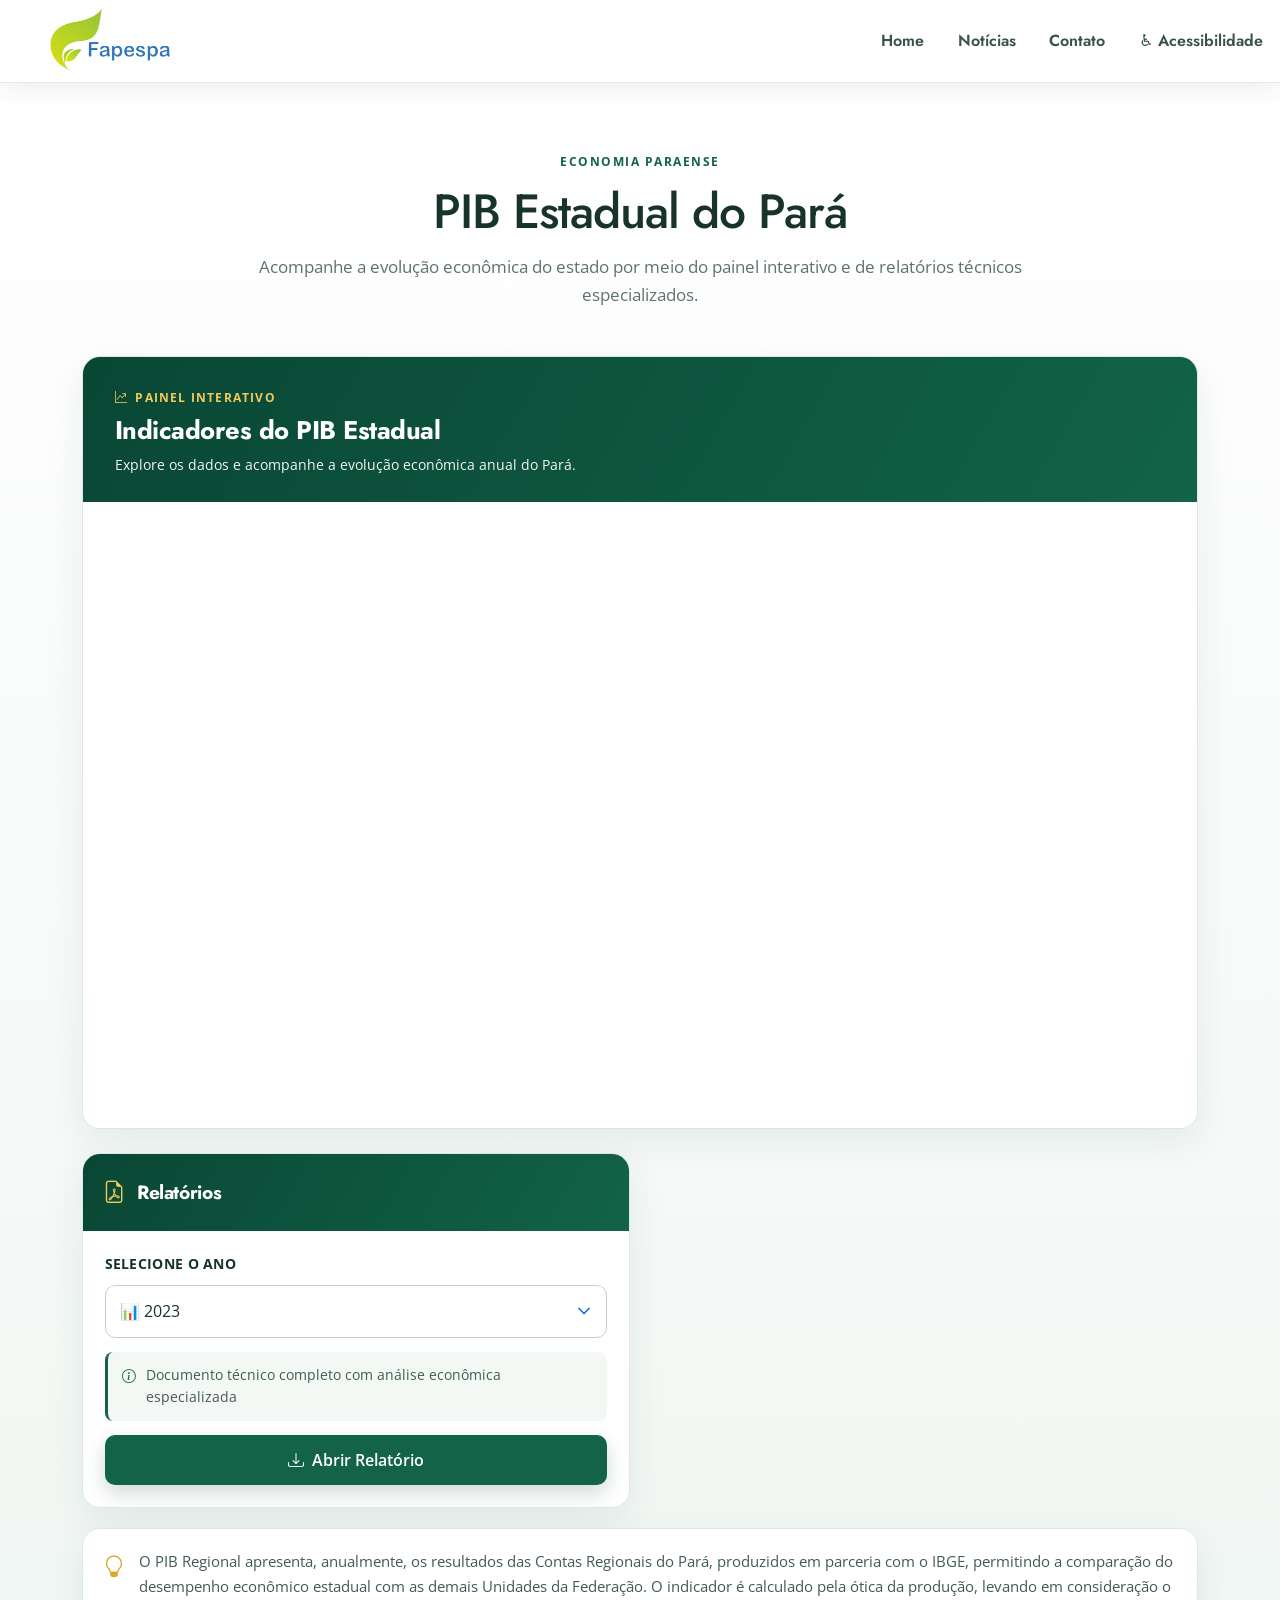
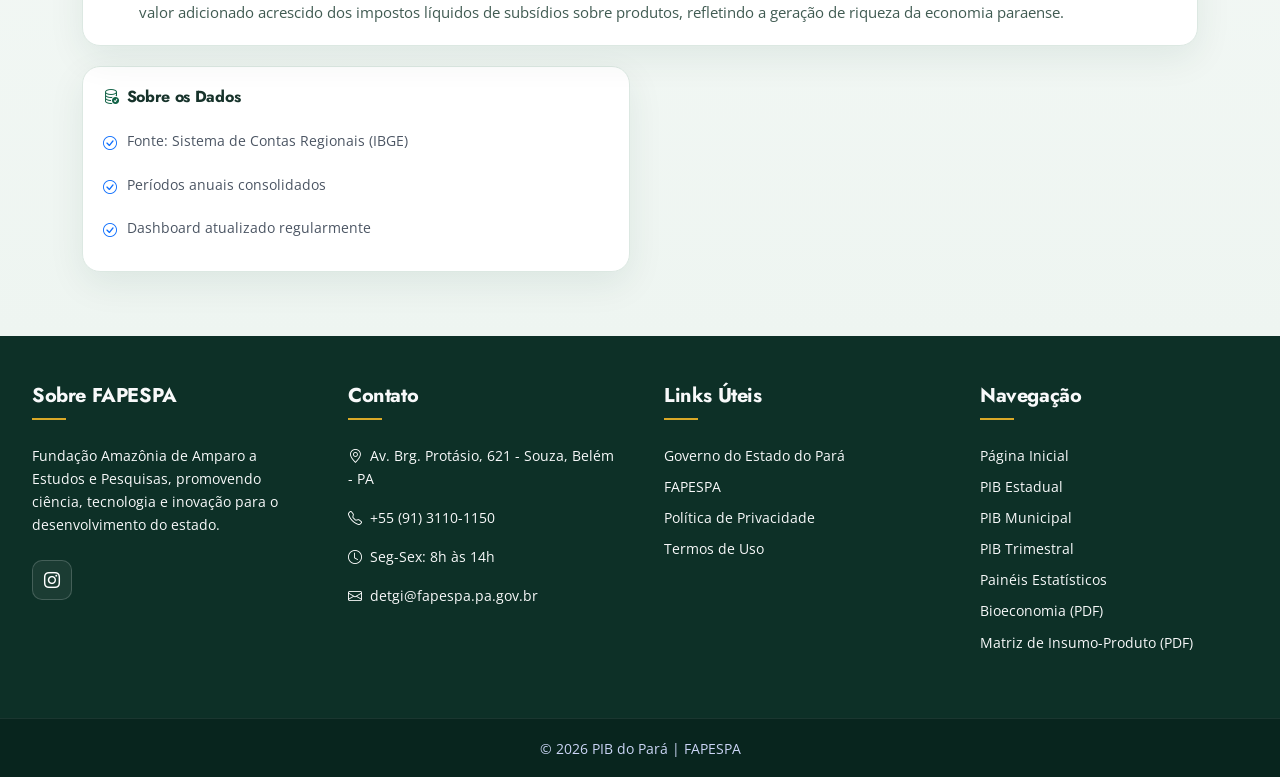
<file: pib-estadual/index.html>
<!DOCTYPE html>
<html lang="pt-br">
<head>
  <meta charset="utf-8" />
  <meta name="viewport" content="width=device-width, initial-scale=1" />
  <title>PIB Estadual | PIB do Pará</title>
  <meta name="description" content="PIB estadual do Pará com PDFs e dashboards." />
  <link rel="preconnect" href="https://fonts.googleapis.com" />
  <link rel="preconnect" href="https://fonts.gstatic.com" crossorigin />
  <link href="https://fonts.googleapis.com/css2?family=Jost:wght@500;600;700&family=Open+Sans:wght@400;600&display=swap" rel="stylesheet" />
  <link href="https://cdn.jsdelivr.net/npm/bootstrap@5.3.2/dist/css/bootstrap.min.css" rel="stylesheet" />
  <link href="https://cdn.jsdelivr.net/npm/bootstrap-icons@1.11.3/font/bootstrap-icons.css" rel="stylesheet" />
  <link href="../css/style.css" rel="stylesheet" />
</head>
<body class="home-page product-page trimestral-page">
  <nav class="navbar navbar-expand-lg bg-white navbar-light sticky-top p-0" id="navbar">
    <a href="https://www.fapespa.pa.gov.br/" target="_blank" rel="noopener noreferrer" class="navbar-brand d-flex align-items-center px-4 px-lg-5">
      <img src="../img/fapespa2.png" alt="FAPESPA - Fundação Amazônia de Amparo a Estudos e Pesquisas" class="navbar-logo" data-i18n-alt="nav_fapespa">
    </a>
    <button type="button" class="navbar-toggler me-4" data-bs-toggle="collapse" data-bs-target="#navbarCollapse" aria-label="Alternar navegação">
      <span class="navbar-toggler-icon"></span>
    </button>
    <div class="collapse navbar-collapse" id="navbarCollapse">
      <ul class="navbar-nav ms-auto p-4 p-lg-0">
        <li class="nav-item"><a class="nav-link" href="../index.html" data-i18n="menu_home">Home</a></li>
        <li class="nav-item"><a class="nav-link" href="../noticias/index.html">Notícias</a></li>
        <li class="nav-item"><a class="nav-link" href="#contato">Contato</a></li>
        <li class="nav-item dropdown d-none">
          <button class="nav-link dropdown-toggle bg-transparent border-0" id="langDropdown" type="button" data-bs-toggle="dropdown" aria-expanded="false">
            🌐 <span data-i18n="menu_idioma">Idioma</span>
          </button>
          <ul class="dropdown-menu">
            <li><a class="dropdown-item lang-option" data-lang="pt" href="#">Português</a></li>
            <li><a class="dropdown-item lang-option" data-lang="en" href="#">English</a></li>
            <li><a class="dropdown-item lang-option" data-lang="es" href="#">Español</a></li>
          </ul>
        </li>
        <li class="nav-item position-relative">
          <button id="acess-open-btn" class="nav-link border-0 bg-transparent" title="Acessibilidade" onclick="toggleAccessibilityMenu(event);" type="button">
            ♿ <span class="d-none d-lg-inline">Acessibilidade</span>
          </button>
          <div id="acessibilidadeMenu" class="acess-dropdown" style="display:none;">
            <div class="acess-section-title">Visão</div>
            <div class="acess-row">
              <button id="acess-contrast" class="acess-control" type="button">Alto contraste</button>
              <button id="acess-night" class="acess-control" type="button">Modo noturno</button>
            </div>
            <div class="acess-section-title">Cores</div>
            <div class="acess-row">
              <button id="acess-grayscale" class="acess-control" type="button">Escala em Cinza</button>
            </div>
            <div class="acess-section-title">Tamanho da Fonte</div>
            <div class="acess-row">
              <button id="font-dec" class="acess-control" type="button">A-</button>
              <button id="font-reset" class="acess-control" type="button">A</button>
              <button id="font-inc" class="acess-control" type="button">A+</button>
            </div>
            <div class="acess-section-title">Daltonismo</div>
            <div class="acess-row">
              <button id="dalton-prot" class="acess-control" type="button">Protanopia</button>
              <button id="dalton-deut" class="acess-control" type="button">Deuteranopia</button>
              <button id="dalton-trit" class="acess-control" type="button">Tritanopia</button>
              <button id="dalton-off" class="acess-control" type="button">Normal</button>
            </div>
            <div class="acess-section-title">Leitura &amp; Legibilidade</div>
            <div class="acess-row">
              <button id="acess-dislexia" class="acess-control" type="button">Modo Dislexia</button>
              <button id="acess-reading" class="acess-control" type="button">Modo Leitura</button>
              <button id="acess-links" class="acess-control" type="button">Destacar Links</button>
            </div>
            <div class="acess-section-title">Movimento</div>
            <div class="acess-row">
              <button id="reduce-motion" class="acess-control" type="button">Reduzir Animações</button>
            </div>
            <div class="acess-section-title">Geral</div>
            <div class="acess-row">
              <button id="acess-reset" class="acess-control acess-reset" type="button">Restaurar Tudo</button>
            </div>
          </div>
        </li>
      </ul>
    </div>
  </nav>

  <main>
    <section class="pib-municipal-content-section">
      <div class="container">
        <div class="product-page-heading">
          <span class="section-eyebrow">Economia paraense</span>
          <h1>PIB Estadual do Pará</h1>
          <p>Acompanhe a evolução econômica do estado por meio do painel interativo e de relatórios técnicos especializados.</p>
        </div>
        <div class="row g-4 align-items-start">
          <!-- Dashboard Column -->
          <div class="col-12 col-xl-9">
            <div class="pib-municipal-dashboard-card">
              <div class="pib-municipal-dashboard-header pib-municipal-dashboard-header-centered">
                <div class="pib-municipal-dashboard-title-group">
                  <span class="pib-municipal-dashboard-kicker"><i class="bi bi-graph-up-arrow"></i> Painel interativo</span>
                  <h2 class="pib-municipal-dashboard-title-main">Indicadores do PIB Estadual</h2>
                  <p class="pib-municipal-dashboard-subtitle-main">Explore os dados e acompanhe a evolução econômica anual do Pará.</p>
                </div>
              </div>
              <div class="pib-municipal-dashboard-body">
                <iframe
                  class="pib-municipal-iframe"
                  title="Dashboard Sistema de Contas Regionais"
                  loading="lazy"
                  src="https://app.powerbi.com/view?r=eyJrIjoiNDRkYjRmMzEtMDFiMS00YjlmLTkwOGUtY2M1OTRlMDFhMWQ1IiwidCI6IjAzMzJhOGEyLWUzODMtNDYwYi1hMjhkLTUyYTM0Mjg4YTRhZCJ9"
                  allowfullscreen>
                </iframe>
              </div>
            </div>
          </div>

          <!-- Sidebar Column -->
          <div class="col-12 col-xl-3">
            <div class="pib-municipal-sidebar">
              <div class="pib-municipal-reports-card">
                <div class="pib-municipal-reports-header">
                  <i class="bi bi-file-earmark-pdf"></i>
                  <h3>Relatórios</h3>
                </div>
                <div class="pib-municipal-reports-body">
                  <label for="pibEstadualSelect" class="pib-municipal-select-label">Selecione o Ano</label>
                  <select id="pibEstadualSelect" class="pib-municipal-modern-select" data-pdf-select data-pdf-link="#pibEstadualFull" data-pdf-base="./">
                    <option value="Relatório PIB do Pará 2017.pdf">📊 2017</option>
                    <option value="Relatório PIB do Pará 2018.pdf">📊 2018</option>
                    <option value="Relatório PIB do Pará 2019.pdf">📊 2019</option>
                    <option value="Relatório PIB do Pará 2020.pdf">📊 2020</option>
                    <option value="Relatorio PIB do Pará 2021.pdf">📊 2021</option>
                    <option value="Relatorio PIB Pará 2022.pdf">📊 2022</option>
                    <option value="Relatorio PIB Pará 2023.pdf" selected>📊 2023</option>
                  </select>
                  <div class="pib-municipal-info-tip">
                    <i class="bi bi-info-circle"></i>
                    <span>Documento técnico completo com análise econômica especializada</span>
                  </div>
                  <a id="pibEstadualFull" data-pdf-download class="pib-municipal-download-btn" href="#" target="_blank" rel="noopener noreferrer">
                    <i class="bi bi-download"></i> Abrir Relatório
                  </a>
                </div>
              </div>
              <div class="descricao-pib">
                <i class="bi bi-lightbulb" aria-hidden="true"></i>
                <p>O PIB Regional apresenta, anualmente, os resultados das Contas Regionais do Pará, produzidos em parceria com o IBGE, permitindo a comparação do desempenho econômico estadual com as demais Unidades da Federação. O indicador é calculado pela ótica da produção, levando em consideração o valor adicionado acrescido dos impostos líquidos de subsídios sobre produtos, refletindo a geração de riqueza da economia paraense.</p>
              </div>
              <div class="pib-municipal-info-card">
                <h4 class="pib-municipal-info-title"><i class="bi bi-database-check"></i> Sobre os Dados</h4>
                <ul class="pib-municipal-info-list">
                  <li>
                    <i class="bi bi-check-circle"></i>
                    <span>Fonte: Sistema de Contas Regionais (IBGE)</span>
                  </li>
                  <li>
                    <i class="bi bi-check-circle"></i>
                    <span>Períodos anuais consolidados</span>
                  </li>
                  <li>
                    <i class="bi bi-check-circle"></i>
                    <span>Dashboard atualizado regularmente</span>
                  </li>
                </ul>
              </div>
            </div>
          </div>
        </div>
      </div>
    </section>

  </main>

  <script src="../js/footer.js"></script>

  <button id="btnTop" title="Voltar ao topo" aria-label="Voltar ao topo" type="button">
    <i class="bi bi-arrow-up"></i>
  </button>

  <script src="https://cdn.jsdelivr.net/npm/bootstrap@5.3.2/dist/js/bootstrap.bundle.min.js"></script>
  <script src="../js/main.js"></script>
</body>
</html>
</file>
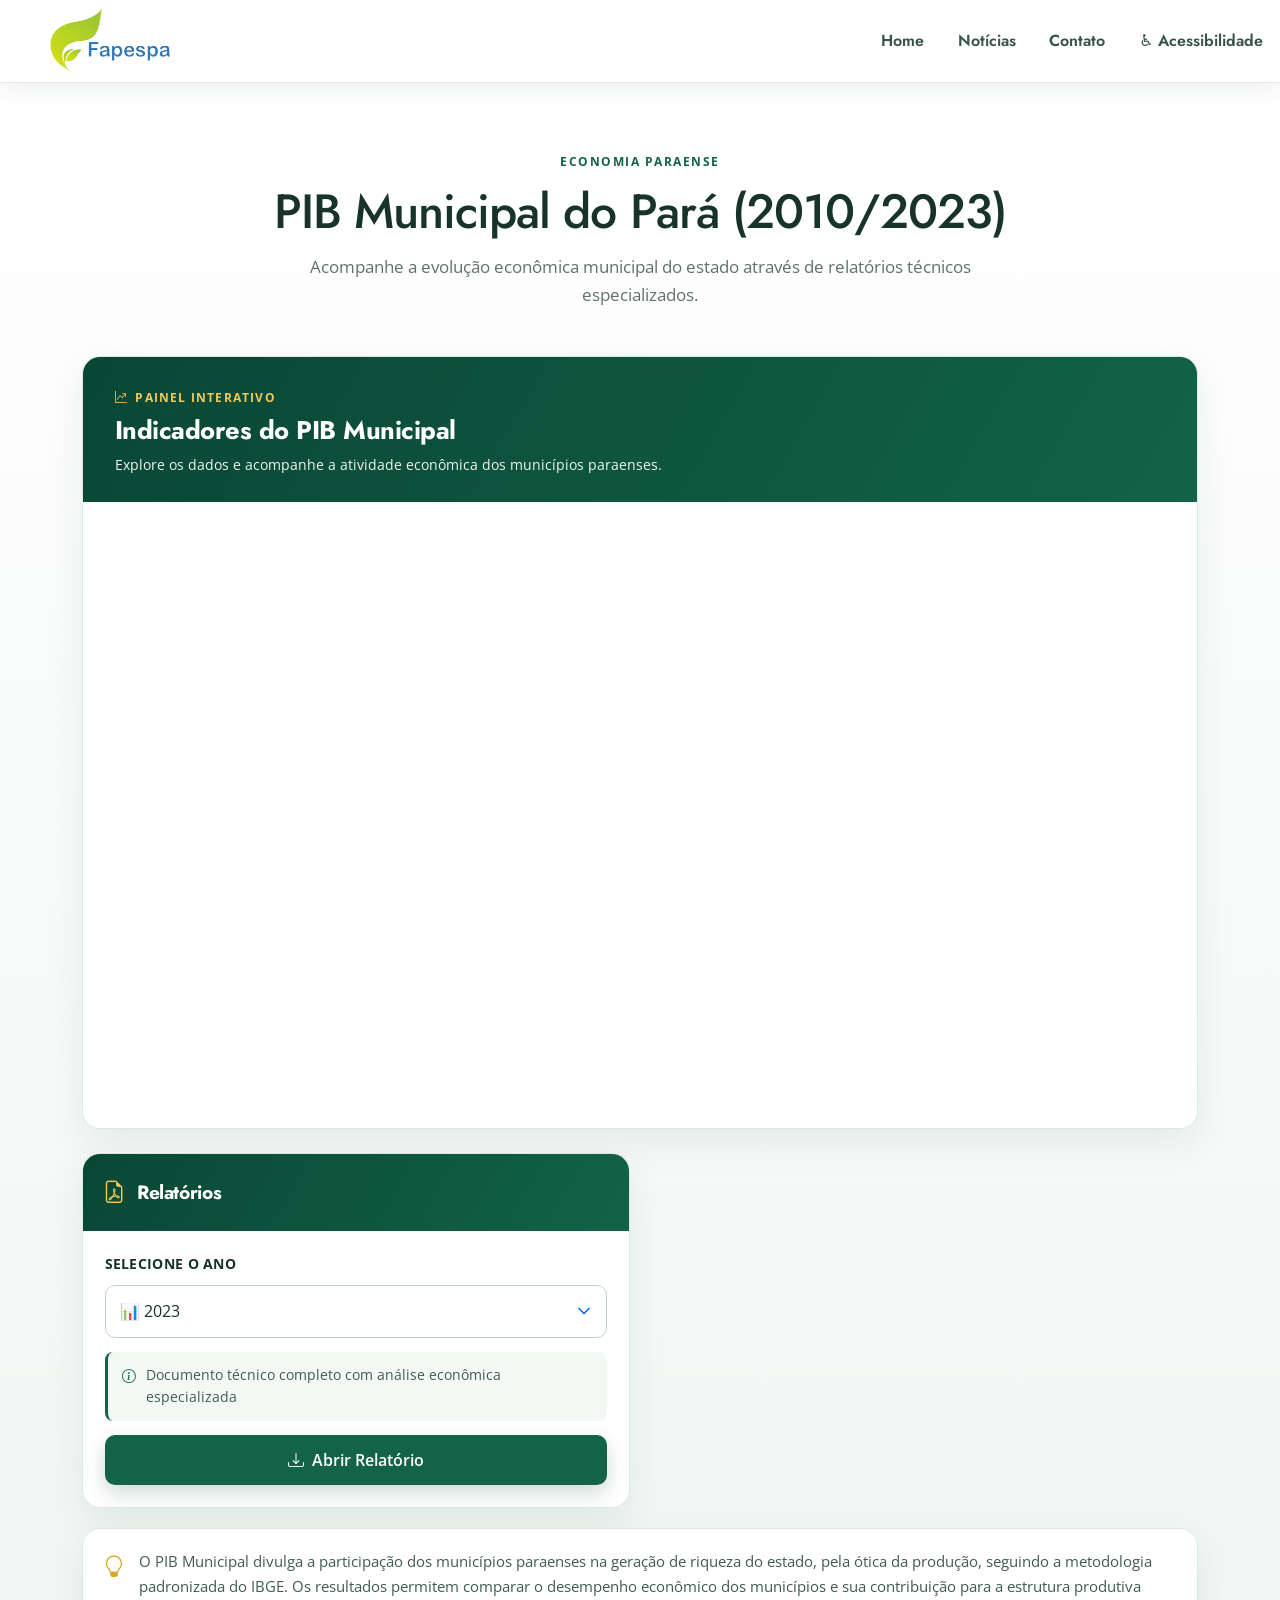
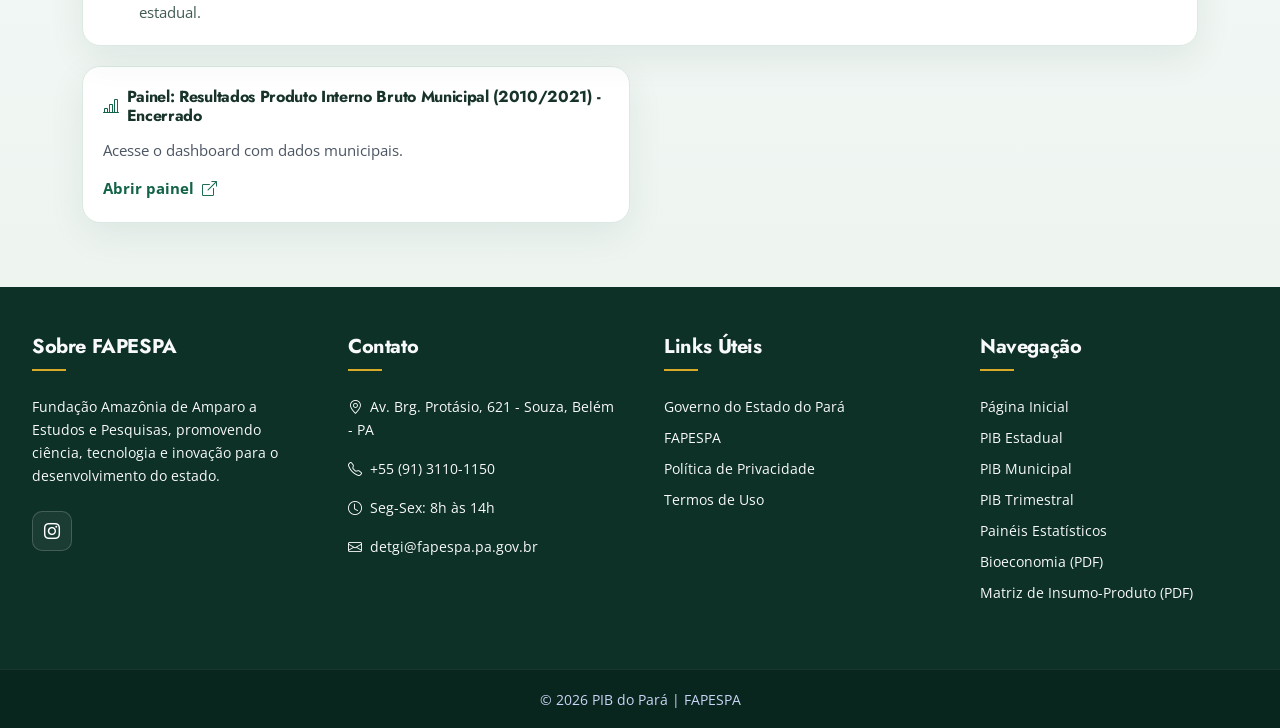
<file: pib-municipal/index.html>
<!DOCTYPE html>
<html lang="pt-br">
<head>
  <meta charset="utf-8" />
  <meta name="viewport" content="width=device-width, initial-scale=1" />
  <title>PIB Municipal | PIB do Pará</title>
  <meta name="description" content="PIB municipal do Pará com PDFs e dashboards." />
  <link rel="preconnect" href="https://fonts.googleapis.com" />
  <link rel="preconnect" href="https://fonts.gstatic.com" crossorigin />
  <link href="https://fonts.googleapis.com/css2?family=Jost:wght@500;600;700&family=Open+Sans:wght@400;600&display=swap" rel="stylesheet" />
  <link href="https://cdn.jsdelivr.net/npm/bootstrap@5.3.2/dist/css/bootstrap.min.css" rel="stylesheet" />
  <link href="https://cdn.jsdelivr.net/npm/bootstrap-icons@1.11.3/font/bootstrap-icons.css" rel="stylesheet" />
  <link href="../css/style.css" rel="stylesheet" />
</head>
<body class="home-page product-page municipal-page">
  <nav class="navbar navbar-expand-lg bg-white navbar-light sticky-top p-0" id="navbar">
    <a href="https://www.fapespa.pa.gov.br/" target="_blank" rel="noopener noreferrer" class="navbar-brand d-flex align-items-center px-4 px-lg-5"> 
      <img src="../img/fapespa2.png" alt="FAPESPA - Fundação Amazônia de Amparo a Estudos e Pesquisas" class="navbar-logo" data-i18n-alt="nav_fapespa">
    </a>
    <button type="button" class="navbar-toggler me-4" data-bs-toggle="collapse" data-bs-target="#navbarCollapse" aria-label="Alternar navegação">
      <span class="navbar-toggler-icon"></span>
    </button>
    <div class="collapse navbar-collapse" id="navbarCollapse">
      <ul class="navbar-nav ms-auto p-4 p-lg-0">
        <li class="nav-item"><a class="nav-link" href="../index.html" data-i18n="menu_home">Home</a></li>
        <li class="nav-item"><a class="nav-link" href="../noticias/index.html">Notícias</a></li>
        <li class="nav-item"><a class="nav-link" href="#contato">Contato</a></li>
        <li class="nav-item dropdown d-none">
          <button class="nav-link dropdown-toggle bg-transparent border-0" id="langDropdown" type="button" data-bs-toggle="dropdown" aria-expanded="false">
            🌐 <span data-i18n="menu_idioma">Idioma</span>
          </button>
          <ul class="dropdown-menu">
            <li><a class="dropdown-item lang-option" data-lang="pt" href="#">Português</a></li>
            <li><a class="dropdown-item lang-option" data-lang="en" href="#">English</a></li>
            <li><a class="dropdown-item lang-option" data-lang="es" href="#">Español</a></li>
          </ul>
        </li>
        <li class="nav-item position-relative">
          <button id="acess-open-btn" class="nav-link border-0 bg-transparent" title="Acessibilidade" onclick="toggleAccessibilityMenu(event);" type="button">
            ♿ <span class="d-none d-lg-inline">Acessibilidade</span>
          </button>
          <div id="acessibilidadeMenu" class="acess-dropdown" style="display:none;">
            <div class="acess-section-title">Visão</div>
            <div class="acess-row">
              <button id="acess-contrast" class="acess-control" type="button">Alto contraste</button>
              <button id="acess-night" class="acess-control" type="button">Modo noturno</button>
            </div>
            <div class="acess-section-title">Cores</div>
            <div class="acess-row">
              <button id="acess-grayscale" class="acess-control" type="button">Escala em Cinza</button>
            </div>
            <div class="acess-section-title">Tamanho da Fonte</div>
            <div class="acess-row">
              <button id="font-dec" class="acess-control" type="button">A-</button>
              <button id="font-reset" class="acess-control" type="button">A</button>
              <button id="font-inc" class="acess-control" type="button">A+</button>
            </div>
            <div class="acess-section-title">Daltonismo</div>
            <div class="acess-row">
              <button id="dalton-prot" class="acess-control" type="button">Protanopia</button>
              <button id="dalton-deut" class="acess-control" type="button">Deuteranopia</button>
              <button id="dalton-trit" class="acess-control" type="button">Tritanopia</button>
              <button id="dalton-off" class="acess-control" type="button">Normal</button>
            </div>
            <div class="acess-section-title">Leitura &amp; Legibilidade</div>
            <div class="acess-row">
              <button id="acess-dislexia" class="acess-control" type="button">Modo Dislexia</button>
              <button id="acess-reading" class="acess-control" type="button">Modo Leitura</button>
              <button id="acess-links" class="acess-control" type="button">Destacar Links</button>
            </div>
            <div class="acess-section-title">Movimento</div>
            <div class="acess-row">
              <button id="reduce-motion" class="acess-control" type="button">Reduzir Animações</button>
            </div>
            <div class="acess-section-title">Geral</div>
            <div class="acess-row">
              <button id="acess-reset" class="acess-control acess-reset" type="button">Restaurar Tudo</button>
            </div>
          </div>
        </li>
      </ul>
    </div>
  </nav>

  <main>
    <section class="pib-municipal-content-section">
      <div class="container">
        <div class="product-page-heading">
          <span class="section-eyebrow">Economia paraense</span>
          <h1>PIB Municipal do Pará (2010/2023)</h1>
          <p>Acompanhe a evolução econômica municipal do estado através de relatórios técnicos especializados.</p>
        </div>
        <div class="row g-4 align-items-start">
          <!-- Dashboard Column -->
          <div class="col-12 col-xl-9">
            <!-- Dashboard Card -->
            <div class="pib-municipal-dashboard-card">
              <div class="pib-municipal-dashboard-header pib-municipal-dashboard-header-centered">
                <div class="pib-municipal-dashboard-title-group">
                  <span class="pib-municipal-dashboard-kicker"><i class="bi bi-graph-up-arrow"></i> Painel interativo</span>
                  <h2 class="pib-municipal-dashboard-title-main">Indicadores do PIB Municipal</h2>
                  <p class="pib-municipal-dashboard-subtitle-main">Explore os dados e acompanhe a atividade econômica dos municípios paraenses.</p>
                </div>
              </div>
              <div class="pib-municipal-dashboard-body">
                <iframe 
                  class="pib-municipal-iframe" 
                  title="Visualizador PIB Municipal" 
                  loading="lazy" 
                  id="pibMunicipalViewer"
                  src="https://app.powerbi.com/view?r=eyJrIjoiNjBhMmUwMDEtOWFmZC00M2U5LTgzYzctNTE4YWYyMzFjNWUxIiwidCI6IjAzMzJhOGEyLWUzODMtNDYwYi1hMjhkLTUyYTM0Mjg4YTRhZCJ9"
                  allowfullscreen>
                </iframe>
              </div>
            </div>
          </div>

          <!-- Sidebar Column -->
          <div class="col-12 col-xl-3">
            <div class="pib-municipal-sidebar">
              <!-- Reports Card -->
              <div class="pib-municipal-reports-card">
                <div class="pib-municipal-reports-header">
                  <i class="bi bi-file-earmark-pdf"></i>
                  <h3>Relatórios</h3>
                </div>
                <div class="pib-municipal-reports-body">
                  <label for="pibMunicipalSelect" class="pib-municipal-select-label">Selecione o Ano</label>
                  <select id="pibMunicipalSelect" class="pib-municipal-modern-select" data-pdf-select data-pdf-link="#pibMunicipalFull" data-pdf-base="./">
                    <option value="PIB Municipal 2017.pdf">📊 2017</option>
                    <option value="PIB Municipal 2018.pdf">📊 2018</option>
                    <option value="PIB Municipal 2019.pdf">📊 2019</option>
                    <option value="PIB Municipal 2020.pdf">📊 2020</option>
                    <option value="PIB Municipal 2021.pdf">📊 2021</option>
                    <option value="PIB Municipal 2022.pdf">📊 2022</option>
                    <option value="PIB Municipal 2023.pdf" selected>📊 2023</option>
                  </select>
                  <div class="pib-municipal-info-tip">
                    <i class="bi bi-info-circle"></i>
                    <span>Documento técnico completo com análise econômica especializada</span>
                  </div>
                  <a id="pibMunicipalFull" data-pdf-download class="pib-municipal-download-btn" href="#" target="_blank" rel="noopener noreferrer">
                    <i class="bi bi-download"></i> Abrir Relatório
                  </a>
                </div>
              </div>
              <div class="descricao-pib">
                <i class="bi bi-lightbulb" aria-hidden="true"></i>
                <p>
                  O PIB Municipal divulga a participação dos municípios paraenses na
                  geração de riqueza do estado, pela ótica da produção, seguindo a metodologia padronizada
                  do IBGE. Os resultados permitem comparar o desempenho econômico dos municípios e sua
                  contribuição para a estrutura produtiva estadual.
                </p>
              </div>
              <!-- Painel Power BI -->
              <a class="pib-municipal-info-card pib-municipal-panel-card"
                href="https://app.powerbi.com/view?r=eyJrIjoiMDgwYmEwM2MtZTkxMi00ZWFiLTg1YWYtYWE5YjI0OGZhMjNiIiwidCI6IjAzMzJhOGEyLWUzODMtNDYwYi1hMjhkLTUyYTM0Mjg4YTRhZCJ9"
                target="_blank" rel="noopener noreferrer">
                <h4 class="pib-municipal-info-title">
                  <i class="bi bi-bar-chart-line"></i>
                  Painel: Resultados Produto Interno Bruto Municipal (2010/2021) - Encerrado
                </h4>
                <p class="pib-municipal-panel-text">
                  Acesse o dashboard com dados municipais.
                </p>
                <span class="pib-municipal-panel-action">
                  Abrir painel <i class="bi bi-box-arrow-up-right"></i>
                </span>
              </a>
            </div>
          </div>
        </div>
      </div>
    </section>

  </main>

  <script src="../js/footer.js"></script>

  <button id="btnTop" title="Voltar ao topo" aria-label="Voltar ao topo" type="button">
    <i class="bi bi-arrow-up"></i>
  </button>

  <script src="https://cdn.jsdelivr.net/npm/bootstrap@5.3.2/dist/js/bootstrap.bundle.min.js"></script>
  <script src="../js/main.js"></script>
</body>
</html>
</file>
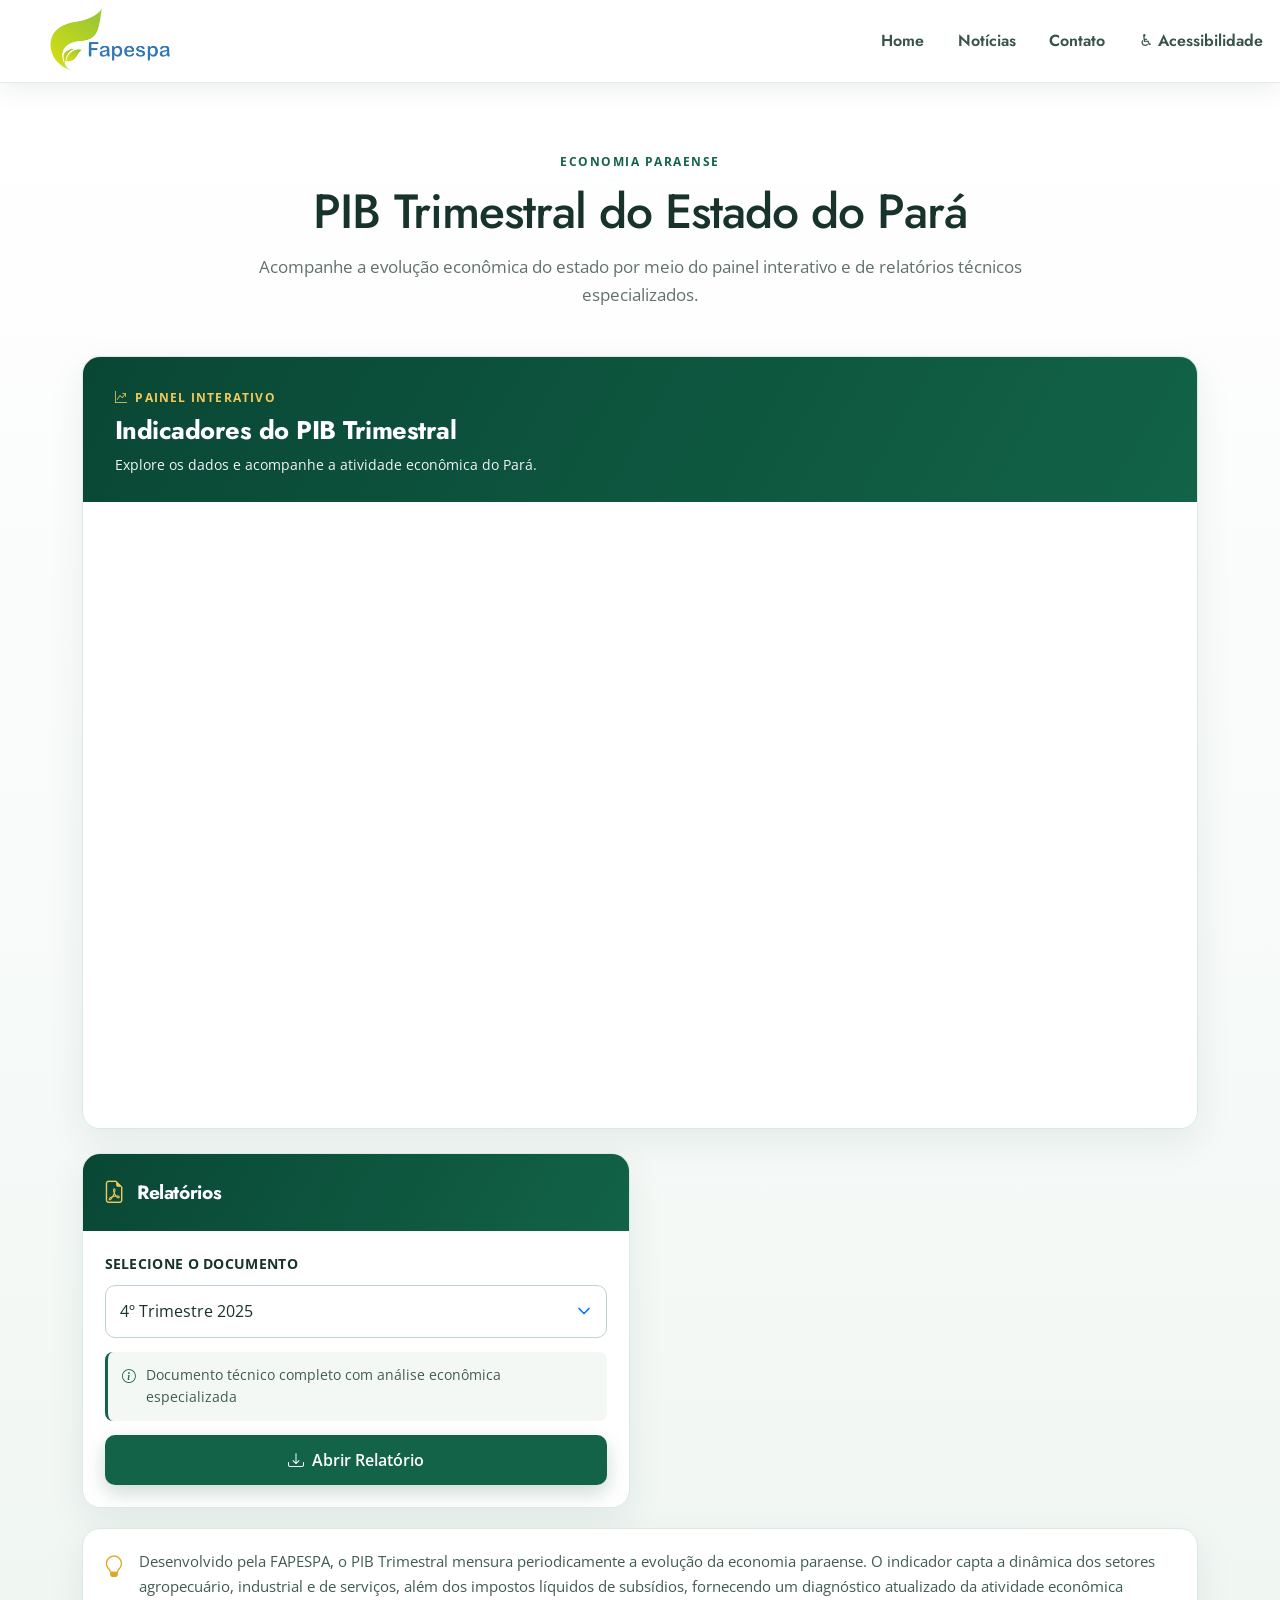
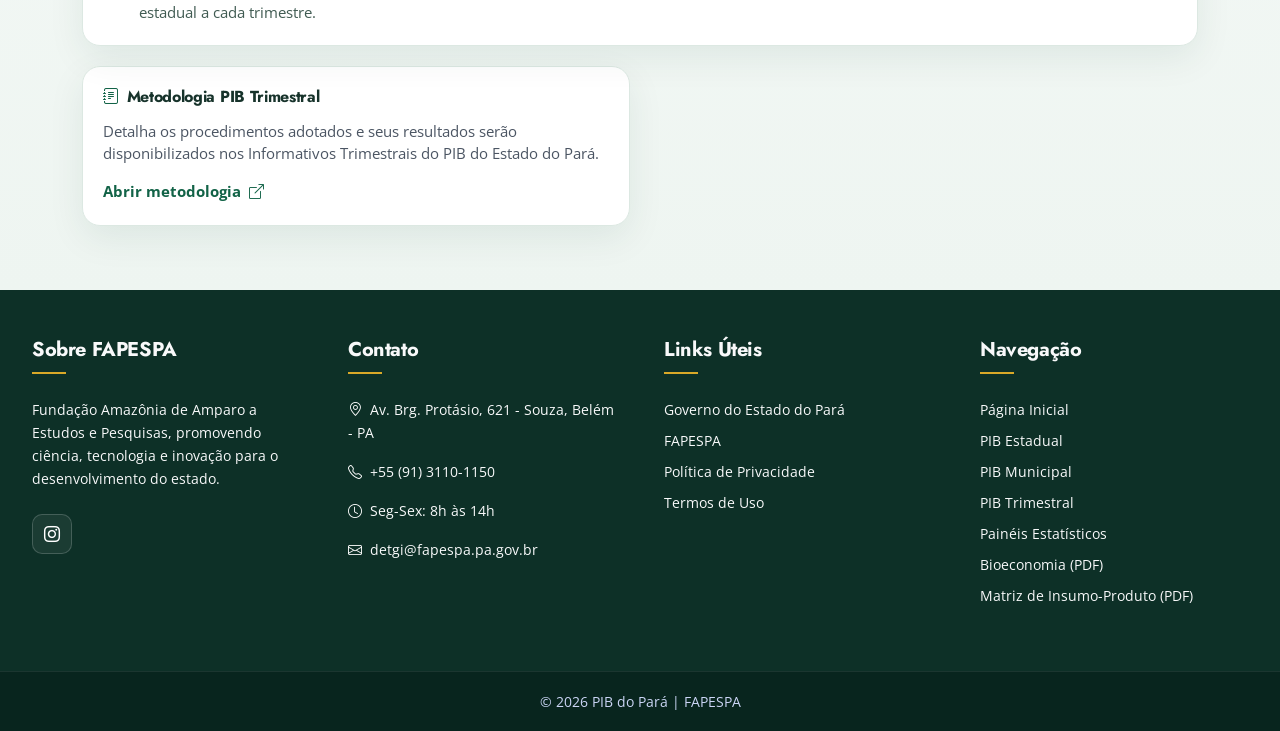
<file: pib-trimestral/index.html>
<!DOCTYPE html>
<html lang="pt-br">
<head>
  <meta charset="utf-8" />
  <meta name="viewport" content="width=device-width, initial-scale=1" />
  <title>PIB Trimestral do Estado do Pará | PIB do Pará</title>
  <meta name="description" content="PIB trimestral do Pará com PDFs e dashboards." />
  <link rel="preconnect" href="https://fonts.googleapis.com" />
  <link rel="preconnect" href="https://fonts.gstatic.com" crossorigin />
  <link href="https://fonts.googleapis.com/css2?family=Jost:wght@500;600;700&family=Open+Sans:wght@400;600&display=swap" rel="stylesheet" />
  <link href="https://cdn.jsdelivr.net/npm/bootstrap@5.3.2/dist/css/bootstrap.min.css" rel="stylesheet" />
  <link href="https://cdn.jsdelivr.net/npm/bootstrap-icons@1.11.3/font/bootstrap-icons.css" rel="stylesheet" />
  <link href="../css/style.css" rel="stylesheet" />
</head>
<body class="home-page product-page trimestral-page">
  <nav class="navbar navbar-expand-lg bg-white navbar-light sticky-top p-0" id="navbar">
    <a href="https://www.fapespa.pa.gov.br/" target="_blank" rel="noopener noreferrer" class="navbar-brand d-flex align-items-center px-4 px-lg-5">
      <img src="../img/fapespa2.png" alt="FAPESPA - Fundação Amazônia de Amparo a Estudos e Pesquisas" class="navbar-logo" data-i18n-alt="nav_fapespa">
    </a>
    <button type="button" class="navbar-toggler me-4" data-bs-toggle="collapse" data-bs-target="#navbarCollapse" aria-label="Alternar navegação">
      <span class="navbar-toggler-icon"></span>
    </button>
    <div class="collapse navbar-collapse" id="navbarCollapse">
      <ul class="navbar-nav ms-auto p-4 p-lg-0">
        <li class="nav-item"><a class="nav-link" href="../index.html" data-i18n="menu_home">Home</a></li>
        <li class="nav-item"><a class="nav-link" href="../noticias/index.html">Notícias</a></li>
        <li class="nav-item"><a class="nav-link" href="#contato">Contato</a></li>
        <li class="nav-item dropdown d-none">
          <button class="nav-link dropdown-toggle bg-transparent border-0" id="langDropdown" type="button" data-bs-toggle="dropdown" aria-expanded="false">
            🌐 <span data-i18n="menu_idioma">Idioma</span>
          </button>
          <ul class="dropdown-menu">
            <li><a class="dropdown-item lang-option" data-lang="pt" href="#">Português</a></li>
            <li><a class="dropdown-item lang-option" data-lang="en" href="#">English</a></li>
            <li><a class="dropdown-item lang-option" data-lang="es" href="#">Español</a></li>
          </ul>
        </li>
        <li class="nav-item position-relative">
          <button id="acess-open-btn" class="nav-link border-0 bg-transparent" title="Acessibilidade" onclick="toggleAccessibilityMenu(event);" type="button">
            ♿ <span class="d-none d-lg-inline">Acessibilidade</span>
          </button>
          <div id="acessibilidadeMenu" class="acess-dropdown" style="display:none;">
            <div class="acess-section-title">Visão</div>
            <div class="acess-row">
              <button id="acess-contrast" class="acess-control" type="button">Alto contraste</button>
              <button id="acess-night" class="acess-control" type="button">Modo noturno</button>
            </div>
            <div class="acess-section-title">Cores</div>
            <div class="acess-row">
              <button id="acess-grayscale" class="acess-control" type="button">Escala em Cinza</button>
            </div>
            <div class="acess-section-title">Tamanho da Fonte</div>
            <div class="acess-row">
              <button id="font-dec" class="acess-control" type="button">A-</button>
              <button id="font-reset" class="acess-control" type="button">A</button>
              <button id="font-inc" class="acess-control" type="button">A+</button>
            </div>
            <div class="acess-section-title">Daltonismo</div>
            <div class="acess-row">
              <button id="dalton-prot" class="acess-control" type="button">Protanopia</button>
              <button id="dalton-deut" class="acess-control" type="button">Deuteranopia</button>
              <button id="dalton-trit" class="acess-control" type="button">Tritanopia</button>
              <button id="dalton-off" class="acess-control" type="button">Normal</button>
            </div>
            <div class="acess-section-title">Leitura &amp; Legibilidade</div>
            <div class="acess-row">
              <button id="acess-dislexia" class="acess-control" type="button">Modo Dislexia</button>
              <button id="acess-reading" class="acess-control" type="button">Modo Leitura</button>
              <button id="acess-links" class="acess-control" type="button">Destacar Links</button>
            </div>
            <div class="acess-section-title">Movimento</div>
            <div class="acess-row">
              <button id="reduce-motion" class="acess-control" type="button">Reduzir Animações</button>
            </div>
            <div class="acess-section-title">Geral</div>
            <div class="acess-row">
              <button id="acess-reset" class="acess-control acess-reset" type="button">Restaurar Tudo</button>
            </div>
          </div>
        </li>
      </ul>
    </div>
  </nav>


  <main>
    <section class="pib-municipal-content-section">
      <div class="container">
        <div class="product-page-heading">
          <span class="section-eyebrow">Economia paraense</span>
          <h1>PIB Trimestral do Estado do Pará</h1>
          <p>Acompanhe a evolução econômica do estado por meio do painel interativo e de relatórios técnicos especializados.</p>
        </div>
        <div class="row g-4 align-items-start">
          <!-- Dashboard Column -->
          <div class="col-12 col-xl-9">
            <div class="pib-municipal-dashboard-card">
              <div class="pib-municipal-dashboard-header pib-municipal-dashboard-header-centered">
                <div class="pib-municipal-dashboard-title-group">
                  <span class="pib-municipal-dashboard-kicker"><i class="bi bi-graph-up-arrow"></i> Painel interativo</span>
                  <h2 class="pib-municipal-dashboard-title-main">Indicadores do PIB Trimestral</h2>
                  <p class="pib-municipal-dashboard-subtitle-main">Explore os dados e acompanhe a atividade econômica do Pará.</p>
                </div>
              </div>
              <div class="pib-municipal-dashboard-body">
                <iframe
                  class="pib-municipal-iframe"
                  title="Dashboard PIB Trimestral"
                  loading="lazy"
                  src="https://app.powerbi.com/view?r=eyJrIjoiM2I0ZGYxYTctNTBhMi00NDNhLTliNzgtODQ5MWU3Y2UyZjE5IiwidCI6IjAzMzJhOGEyLWUzODMtNDYwYi1hMjhkLTUyYTM0Mjg4YTRhZCJ9"
                  allowfullscreen>
                </iframe>
              </div>
            </div>
          </div>

          <!-- Sidebar Column -->
          <div class="col-12 col-xl-3">
            <div class="pib-municipal-sidebar">
              <div class="pib-municipal-reports-card">
                <div class="pib-municipal-reports-header">
                  <i class="bi bi-file-earmark-pdf"></i>
                  <h3>Relatórios</h3>
                </div>
                <div class="pib-municipal-reports-body">
                  <label for="pibTrimestralSelect" class="pib-municipal-select-label">Selecione o Documento</label>
                  <select id="pibTrimestralSelect" class="pib-municipal-modern-select" data-pdf-select data-pdf-link="#pibTrimestralFull" data-pdf-base="./">
                    <option value="PIB-4-tri-2025-verde-1.pdf" selected>4º Trimestre 2025</option>
                    <option value="PIB-3-TRIMESTRE.2025.pdf">3º Trimestre 2025</option>
                    <option value="PIB-2-tri-2025.pdf">2º Trimestre 2025 (Português)</option>
                    <option value="PIB-2-tri-2025-english-version.pdf">2º Trimestre 2025 (English)</option>
                    <option value="PIB-TRI-2025-1.pdf">1º Trimestre 2025</option>
                    <option value="Relatorio_do_PIB_Trimestral_4_Trimestre.pdf">4º Trimestre 2024</option>
                  </select>
                  <div class="pib-municipal-info-tip">
                    <i class="bi bi-info-circle"></i>
                    <span>Documento técnico completo com análise econômica especializada</span>
                  </div>
                  <a id="pibTrimestralFull" data-pdf-download class="pib-municipal-download-btn" href="#" target="_blank" rel="noopener noreferrer">
                    <i class="bi bi-download"></i> Abrir Relatório
                  </a>
                </div>
              </div>
              <div class="descricao-pib">
                <i class="bi bi-lightbulb" aria-hidden="true"></i>
                <p>Desenvolvido pela FAPESPA, o PIB Trimestral mensura periodicamente a evolução da economia paraense. O indicador capta a dinâmica dos setores agropecuário, industrial e de serviços, além dos impostos líquidos de subsídios, fornecendo um diagnóstico atualizado da atividade econômica estadual a cada trimestre.</p>
              </div>

              <a class="pib-municipal-info-card pib-municipal-panel-card"
                href="Metodologia-PIB-Trimestral-Edicao-DETGI-Consolidado1.pdf"
                target="_blank" rel="noopener noreferrer">
                <h4 class="pib-municipal-info-title">
                  <i class="bi bi-journal-text"></i>
                  Metodologia PIB Trimestral
                </h4>
                <p class="pib-municipal-panel-text">
                  Detalha os procedimentos adotados e seus resultados serão
disponibilizados nos Informativos Trimestrais do PIB do Estado do Pará.

                </p>
                <span class="pib-municipal-panel-action">
                  Abrir metodologia <i class="bi bi-box-arrow-up-right"></i>
                </span>
              </a>
            </div>
          </div>
        </div>
      </div>
    </section>
  </main>

  <script src="../js/footer.js"></script>

  <button id="btnTop" title="Voltar ao topo" aria-label="Voltar ao topo" type="button">
    <i class="bi bi-arrow-up"></i>
  </button>

  <script src="https://cdn.jsdelivr.net/npm/bootstrap@5.3.2/dist/js/bootstrap.bundle.min.js"></script>
  <script src="../js/main.js"></script>
</body>
</html>
</file>
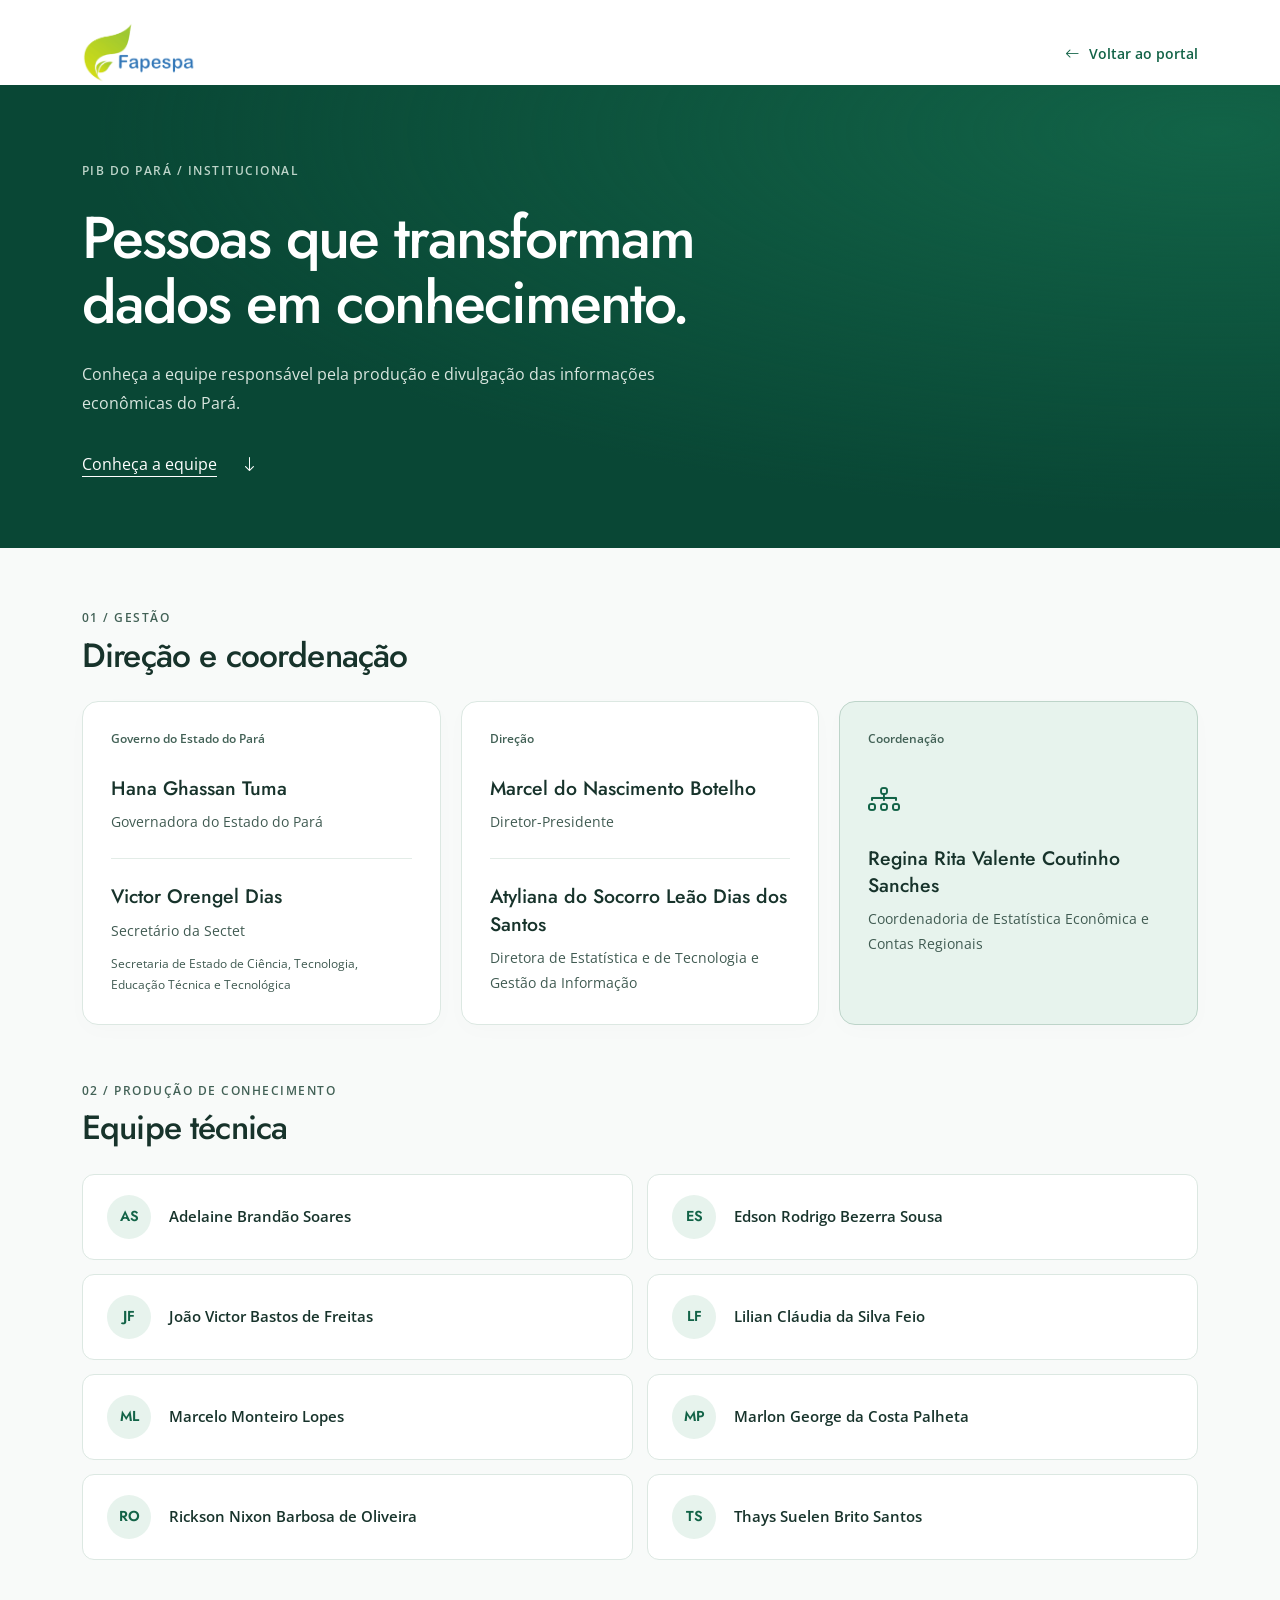
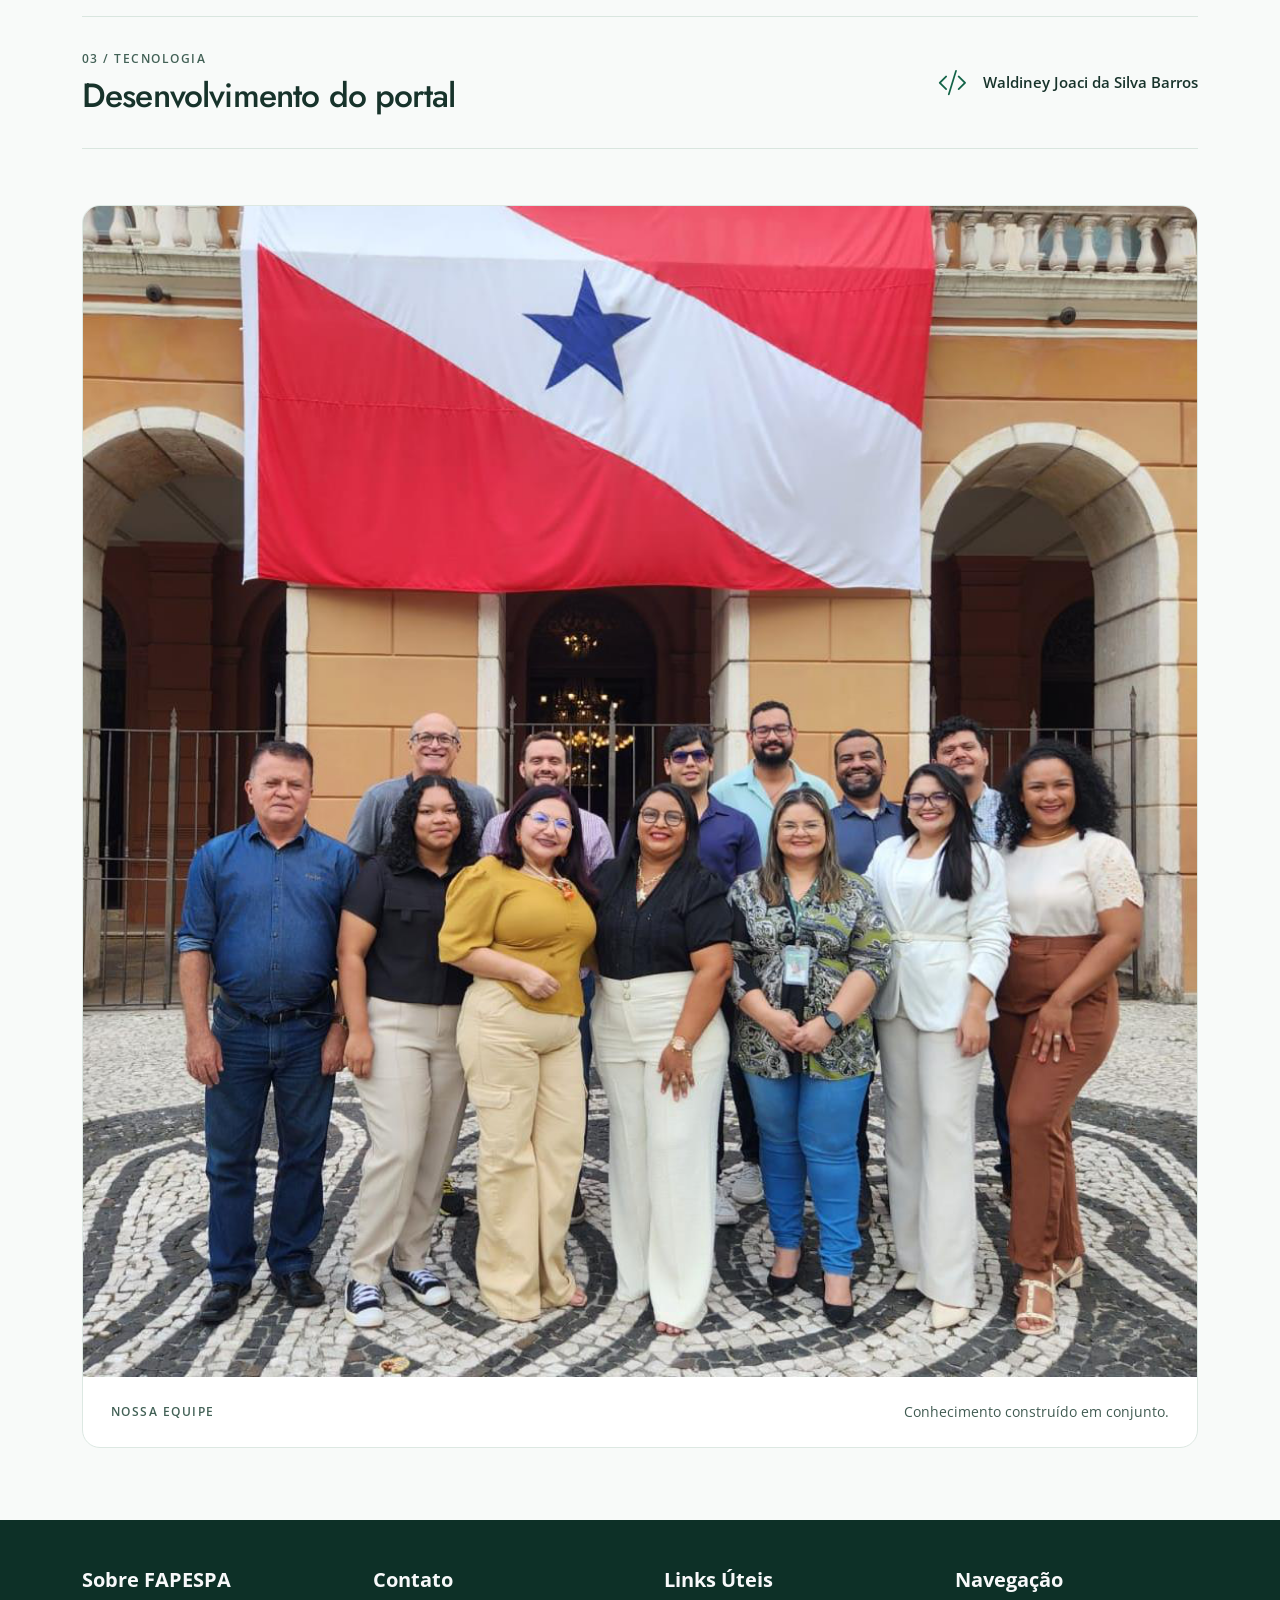
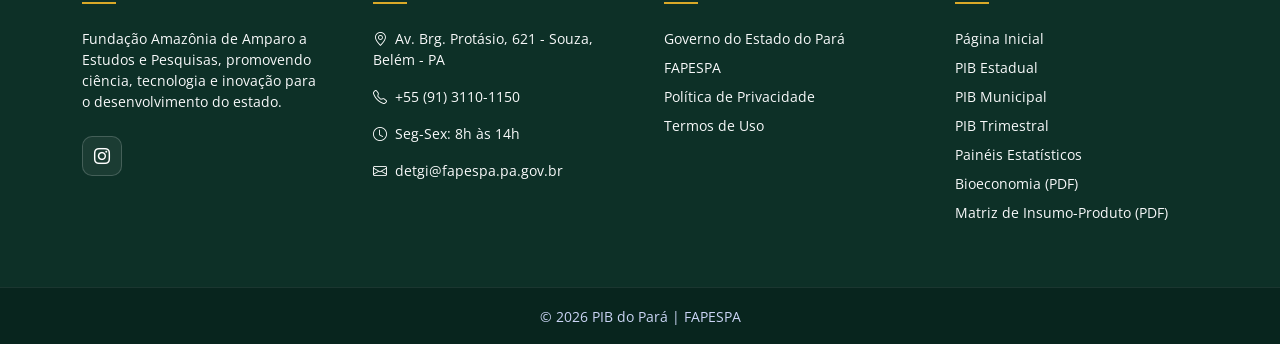
<file: expediente.html>
<!DOCTYPE html>
<html lang="pt-br">
<head>
  <meta charset="utf-8" />
  <meta name="viewport" content="width=device-width, initial-scale=1" />
  <title>Equipe | PIB do Pará</title>
  <meta name="description" content="Conheça a equipe responsável pelo portal PIB do Pará." />
  <link rel="preconnect" href="https://fonts.googleapis.com" />
  <link rel="preconnect" href="https://fonts.gstatic.com" crossorigin />
  <link href="https://fonts.googleapis.com/css2?family=Jost:wght@500;600;700&family=Open+Sans:wght@400;600&display=swap" rel="stylesheet" />
  <link href="https://cdn.jsdelivr.net/npm/bootstrap@5.3.2/dist/css/bootstrap.min.css" rel="stylesheet" />
  <link href="https://cdn.jsdelivr.net/npm/bootstrap-icons@1.11.3/font/bootstrap-icons.css" rel="stylesheet" />
  <link href="css/style.css" rel="stylesheet" />
  <link href="css/equipe.css" rel="stylesheet" />
</head>
<body class="equipe-page">
  <header class="equipe-header">
    <div class="container equipe-header-inner">
      <a href="index.html" aria-label="PIB do Pará — página inicial"><img src="img/fapespa2.png" alt="FAPESPA" width="180" /></a>
      <a class="equipe-back" href="index.html"><i class="bi bi-arrow-left" aria-hidden="true"></i> Voltar ao portal</a>
    </div>
  </header>
  <main>
    <section class="equipe-hero" aria-labelledby="equipe-title">
      <div class="container">
        <p class="equipe-eyebrow">PIB DO PARÁ / INSTITUCIONAL</p>
        <h1 id="equipe-title">Pessoas que transformam<br />dados em conhecimento.</h1>
        <p class="equipe-intro">Conheça a equipe responsável pela produção e divulgação das informações econômicas do Pará.</p>
        <a href="#equipe-tecnica" class="equipe-hero-link">Conheça a equipe <i class="bi bi-arrow-down" aria-hidden="true"></i></a>
      </div>
    </section>
    <div class="container equipe-content">
      <section class="equipe-section" aria-labelledby="gestao-title">
        <div class="equipe-section-heading"><span class="equipe-eyebrow">01 / GESTÃO</span><h2 id="gestao-title">Direção e coordenação</h2></div>
        <div class="equipe-leadership">
          <article class="equipe-card"><span class="equipe-card-label">Governo do Estado do Pará</span><h3>Hana Ghassan Tuma</h3><p>Governadora do Estado do Pará</p><div class="equipe-card-divider"></div><h3>Victor Orengel Dias</h3><p>Secretário da Sectet</p><p class="equipe-detail">Secretaria de Estado de Ciência, Tecnologia, Educação Técnica e Tecnológica</p></article>
          <article class="equipe-card"><span class="equipe-card-label">Direção</span><h3>Marcel do Nascimento Botelho</h3><p>Diretor-Presidente</p><div class="equipe-card-divider"></div><h3>Atyliana do Socorro Leão Dias dos Santos</h3><p>Diretora de Estatística e de Tecnologia e Gestão da Informação</p></article>
          <article class="equipe-card equipe-card-accent"><span class="equipe-card-label">Coordenação</span><i class="bi bi-diagram-3 equipe-card-icon" aria-hidden="true"></i><h3>Regina Rita Valente Coutinho Sanches</h3><p>Coordenadoria de Estatística Econômica e Contas Regionais</p></article>
        </div>
      </section>
      <section id="equipe-tecnica" class="equipe-section" aria-labelledby="tecnica-title">
        <div class="equipe-section-heading"><span class="equipe-eyebrow">02 / PRODUÇÃO DE CONHECIMENTO</span><h2 id="tecnica-title">Equipe técnica</h2></div>
        <ul class="equipe-people">
          <li><span class="equipe-avatar" aria-hidden="true">AS</span><span>Adelaine Brandão Soares</span></li>
          <li><span class="equipe-avatar" aria-hidden="true">ES</span><span>Edson Rodrigo Bezerra Sousa</span></li>
          <li><span class="equipe-avatar" aria-hidden="true">JF</span><span>João Victor Bastos de Freitas</span></li>
          <li><span class="equipe-avatar" aria-hidden="true">LF</span><span>Lilian Cláudia da Silva Feio</span></li>
          <li><span class="equipe-avatar" aria-hidden="true">ML</span><span>Marcelo Monteiro Lopes</span></li>
          <li><span class="equipe-avatar" aria-hidden="true">MP</span><span>Marlon George da Costa Palheta</span></li>
          <li><span class="equipe-avatar" aria-hidden="true">RO</span><span>Rickson Nixon Barbosa de Oliveira</span></li>
          <li><span class="equipe-avatar" aria-hidden="true">TS</span><span>Thays Suelen Brito Santos</span></li>
        </ul>
      </section>
      <section class="equipe-section equipe-development" aria-labelledby="dev-title"><div><span class="equipe-eyebrow">03 / TECNOLOGIA</span><h2 id="dev-title">Desenvolvimento do portal</h2></div><div class="equipe-developer"><i class="bi bi-code-slash" aria-hidden="true"></i><span>Waldiney Joaci da Silva Barros</span></div></section>
      <figure class="equipe-photo"><img src="img/foto-equipe.png" alt="Equipe reunida da FAPESPA" loading="lazy" /><figcaption><span class="equipe-eyebrow">NOSSA EQUIPE</span><span>Conhecimento construído em conjunto.</span></figcaption></figure>
    </div>
  </main>
  <script src="js/footer.js"></script>
  <button id="btnTop" title="Voltar ao topo" aria-label="Voltar ao topo" type="button"><i class="bi bi-arrow-up" aria-hidden="true"></i></button>
  <script src="https://cdn.jsdelivr.net/npm/bootstrap@5.3.2/dist/js/bootstrap.bundle.min.js"></script>
  <script src="js/main.js"></script>
</body>
</html>
</file>
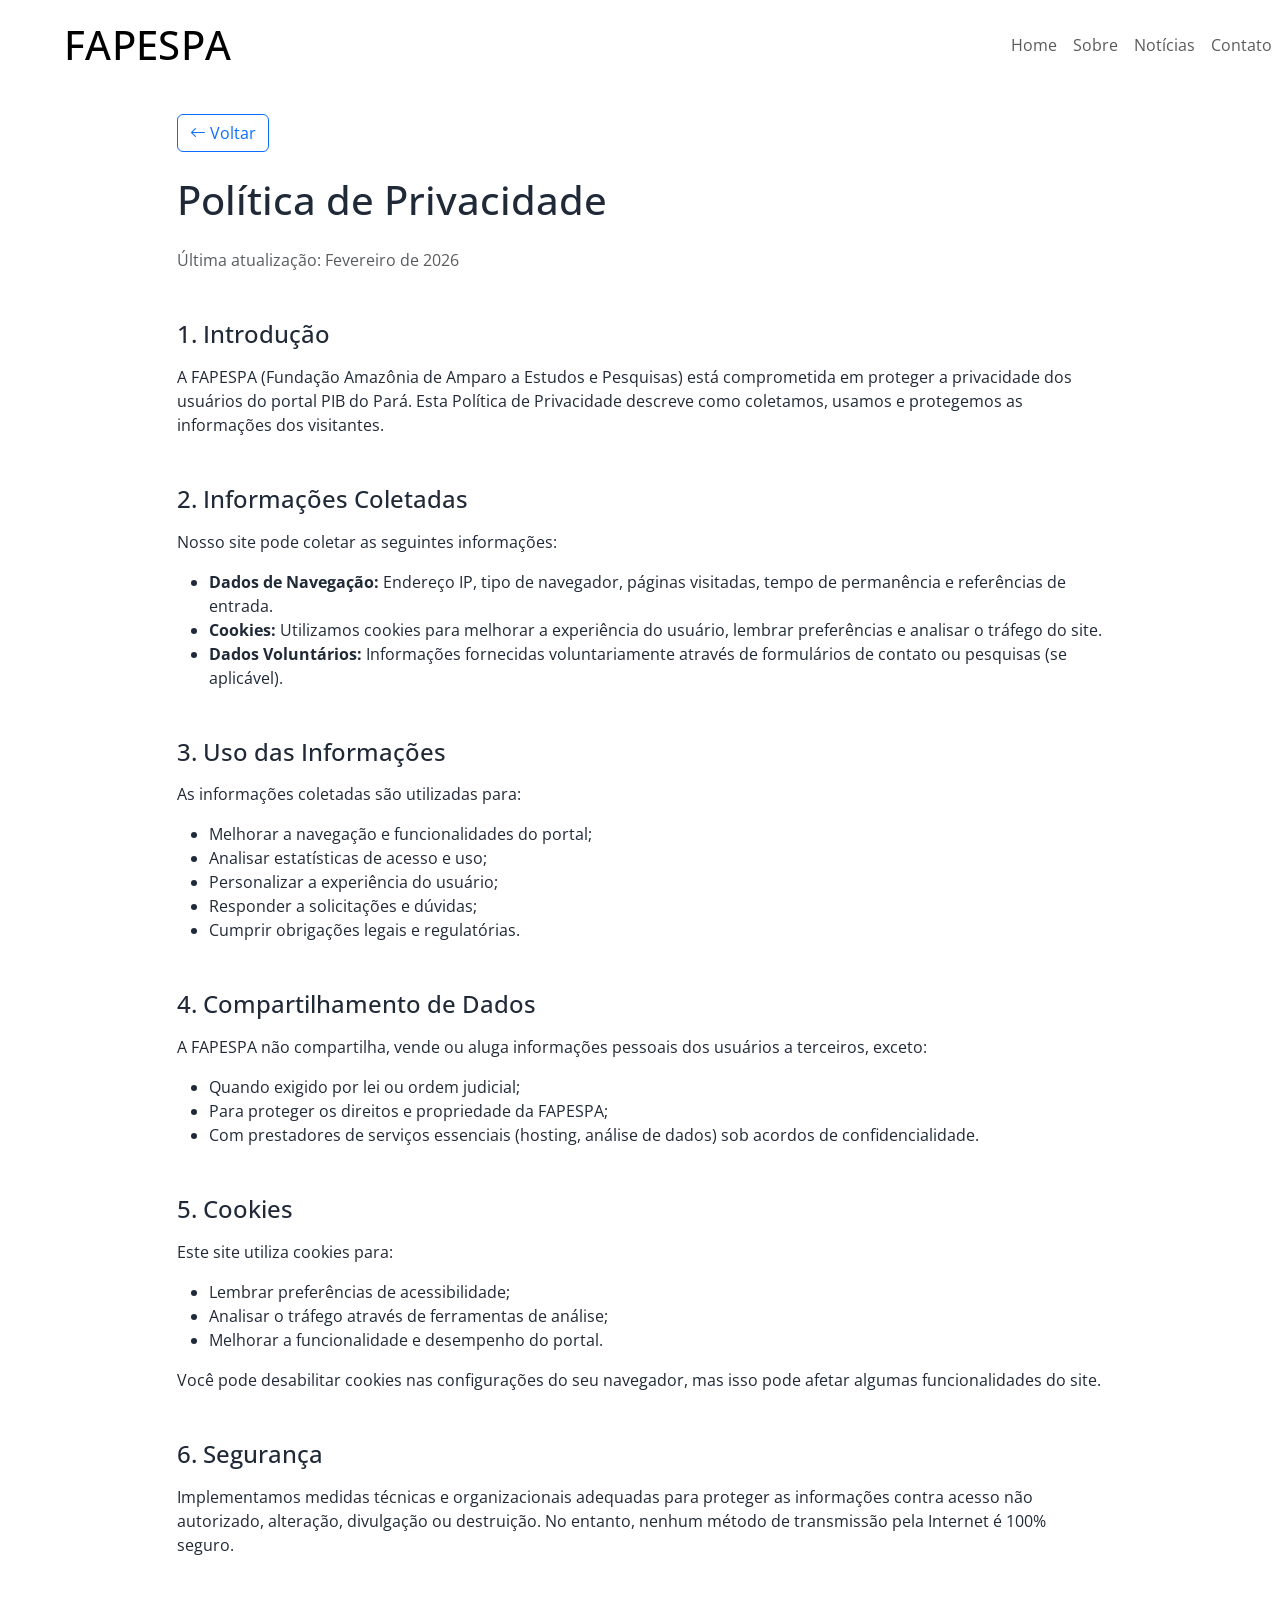
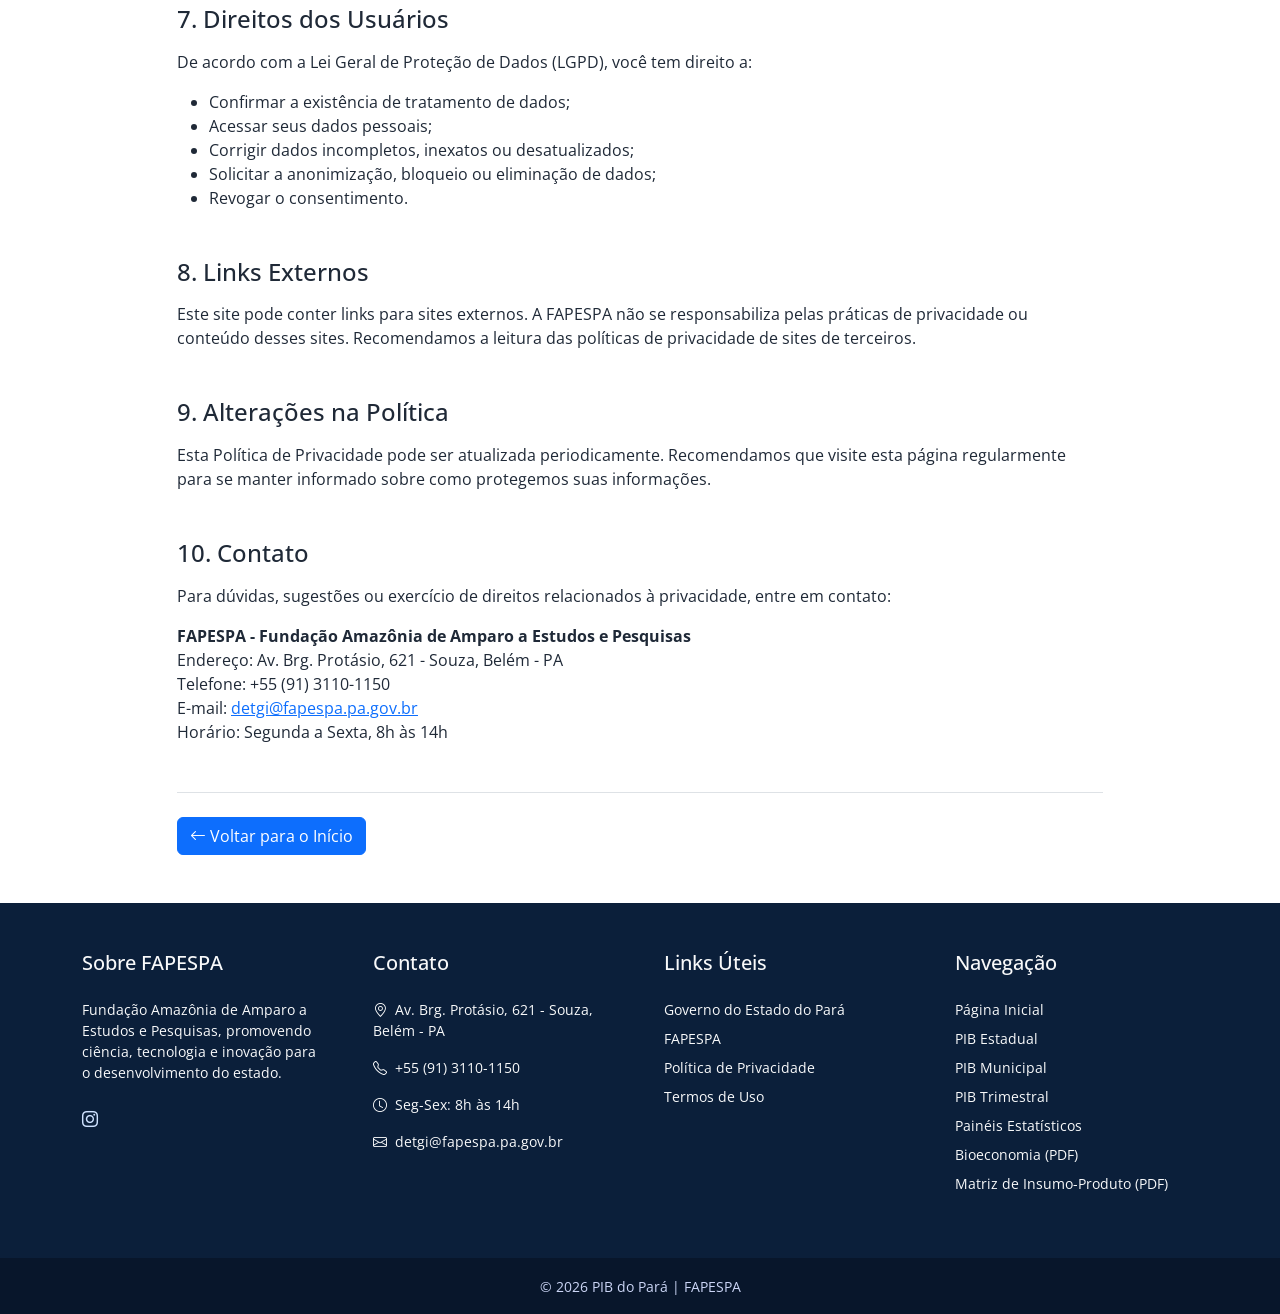
<file: politica-privacidade.html>
<!DOCTYPE html>
<html lang="pt-br">
<head>
  <meta charset="utf-8" />
  <meta name="viewport" content="width=device-width, initial-scale=1" />
  <title>Política de Privacidade | PIB do Pará</title>
  <meta name="description" content="Política de privacidade do portal PIB do Pará FAPESPA." />
  <link rel="preconnect" href="https://fonts.googleapis.com" />
  <link rel="preconnect" href="https://fonts.gstatic.com" crossorigin />
  <link href="https://fonts.googleapis.com/css2?family=Jost:wght@500;600;700&family=Open+Sans:wght@400;600&display=swap" rel="stylesheet" />
  <link href="https://cdn.jsdelivr.net/npm/bootstrap@5.3.2/dist/css/bootstrap.min.css" rel="stylesheet" />
  <link href="https://cdn.jsdelivr.net/npm/bootstrap-icons@1.11.3/font/bootstrap-icons.css" rel="stylesheet" />
  <link href="css/style.css" rel="stylesheet" />
</head>
<body>
  <nav class="navbar navbar-expand-lg bg-white navbar-light sticky-top p-0" id="navbar">
    <a href="https://www.fapespa.pa.gov.br/" target="_blank" class="navbar-brand d-flex align-items-center px-4 px-lg-5">
      <h1 class="m-3">FAPESPA</h1>
    </a>
    <button type="button" class="navbar-toggler me-4" data-bs-toggle="collapse" data-bs-target="#navbarCollapse" aria-label="Alternar navegação">
      <span class="navbar-toggler-icon"></span>
    </button>
    <div class="collapse navbar-collapse" id="navbarCollapse">
      <ul class="navbar-nav ms-auto p-4 p-lg-0">
        <li class="nav-item"><a class="nav-link" href="index.html">Home</a></li>
        <li class="nav-item"><a class="nav-link" href="index.html#sobre">Sobre</a></li>
        <li class="nav-item"><a class="nav-link" href="noticias/index.html">Notícias</a></li>
        <li class="nav-item"><a class="nav-link" href="index.html#contato">Contato</a></li>
      </ul>
    </div>
  </nav>

  <main>
    <section class="py-5">
      <div class="container">
        <div class="row">
          <div class="col-lg-10 mx-auto">
            <a href="index.html" class="btn btn-outline-primary mb-4">
              <i class="bi bi-arrow-left"></i> Voltar
            </a>
            
            <h1 class="mb-4">Política de Privacidade</h1>
            <p class="text-muted">Última atualização: Fevereiro de 2026</p>
            
            <div class="mt-5">
              <h2 class="h4 mb-3">1. Introdução</h2>
              <p>A FAPESPA (Fundação Amazônia de Amparo a Estudos e Pesquisas) está comprometida em proteger a privacidade dos usuários do portal PIB do Pará. Esta Política de Privacidade descreve como coletamos, usamos e protegemos as informações dos visitantes.</p>
              
              <h2 class="h4 mb-3 mt-5">2. Informações Coletadas</h2>
              <p>Nosso site pode coletar as seguintes informações:</p>
              <ul>
                <li><strong>Dados de Navegação:</strong> Endereço IP, tipo de navegador, páginas visitadas, tempo de permanência e referências de entrada.</li>
                <li><strong>Cookies:</strong> Utilizamos cookies para melhorar a experiência do usuário, lembrar preferências e analisar o tráfego do site.</li>
                <li><strong>Dados Voluntários:</strong> Informações fornecidas voluntariamente através de formulários de contato ou pesquisas (se aplicável).</li>
              </ul>
              
              <h2 class="h4 mb-3 mt-5">3. Uso das Informações</h2>
              <p>As informações coletadas são utilizadas para:</p>
              <ul>
                <li>Melhorar a navegação e funcionalidades do portal;</li>
                <li>Analisar estatísticas de acesso e uso;</li>
                <li>Personalizar a experiência do usuário;</li>
                <li>Responder a solicitações e dúvidas;</li>
                <li>Cumprir obrigações legais e regulatórias.</li>
              </ul>
              
              <h2 class="h4 mb-3 mt-5">4. Compartilhamento de Dados</h2>
              <p>A FAPESPA não compartilha, vende ou aluga informações pessoais dos usuários a terceiros, exceto:</p>
              <ul>
                <li>Quando exigido por lei ou ordem judicial;</li>
                <li>Para proteger os direitos e propriedade da FAPESPA;</li>
                <li>Com prestadores de serviços essenciais (hosting, análise de dados) sob acordos de confidencialidade.</li>
              </ul>
              
              <h2 class="h4 mb-3 mt-5">5. Cookies</h2>
              <p>Este site utiliza cookies para:</p>
              <ul>
                <li>Lembrar preferências de acessibilidade;</li>
                <li>Analisar o tráfego através de ferramentas de análise;</li>
                <li>Melhorar a funcionalidade e desempenho do portal.</li>
              </ul>
              <p>Você pode desabilitar cookies nas configurações do seu navegador, mas isso pode afetar algumas funcionalidades do site.</p>
              
              <h2 class="h4 mb-3 mt-5">6. Segurança</h2>
              <p>Implementamos medidas técnicas e organizacionais adequadas para proteger as informações contra acesso não autorizado, alteração, divulgação ou destruição. No entanto, nenhum método de transmissão pela Internet é 100% seguro.</p>
              
              <h2 class="h4 mb-3 mt-5">7. Direitos dos Usuários</h2>
              <p>De acordo com a Lei Geral de Proteção de Dados (LGPD), você tem direito a:</p>
              <ul>
                <li>Confirmar a existência de tratamento de dados;</li>
                <li>Acessar seus dados pessoais;</li>
                <li>Corrigir dados incompletos, inexatos ou desatualizados;</li>
                <li>Solicitar a anonimização, bloqueio ou eliminação de dados;</li>
                <li>Revogar o consentimento.</li>
              </ul>
              
              <h2 class="h4 mb-3 mt-5">8. Links Externos</h2>
              <p>Este site pode conter links para sites externos. A FAPESPA não se responsabiliza pelas práticas de privacidade ou conteúdo desses sites. Recomendamos a leitura das políticas de privacidade de sites de terceiros.</p>
              
              <h2 class="h4 mb-3 mt-5">9. Alterações na Política</h2>
              <p>Esta Política de Privacidade pode ser atualizada periodicamente. Recomendamos que visite esta página regularmente para se manter informado sobre como protegemos suas informações.</p>
              
              <h2 class="h4 mb-3 mt-5">10. Contato</h2>
              <p>Para dúvidas, sugestões ou exercício de direitos relacionados à privacidade, entre em contato:</p>
              <p>
                <strong>FAPESPA - Fundação Amazônia de Amparo a Estudos e Pesquisas</strong><br>
                Endereço: Av. Brg. Protásio, 621 - Souza, Belém - PA<br>
                Telefone: +55 (91) 3110-1150<br>
                E-mail: <a href="mailto:detgi@fapespa.pa.gov.br">detgi@fapespa.pa.gov.br</a><br>
                Horário: Segunda a Sexta, 8h às 14h
              </p>
            </div>
            
            <div class="mt-5 pt-4 border-top">
              <a href="index.html" class="btn btn-primary">
                <i class="bi bi-arrow-left"></i> Voltar para o Início
              </a>
            </div>
          </div>
        </div>
      </div>
    </section>
  </main>

  <script src="js/footer.js"></script>

  <button id="btnTop" title="Voltar ao topo" aria-label="Voltar ao topo" type="button">
    <i class="bi bi-arrow-up"></i>
  </button>

  <script src="https://cdn.jsdelivr.net/npm/bootstrap@5.3.2/dist/js/bootstrap.bundle.min.js"></script>
  <script src="js/main.js"></script>
</body>
</html>
</file>
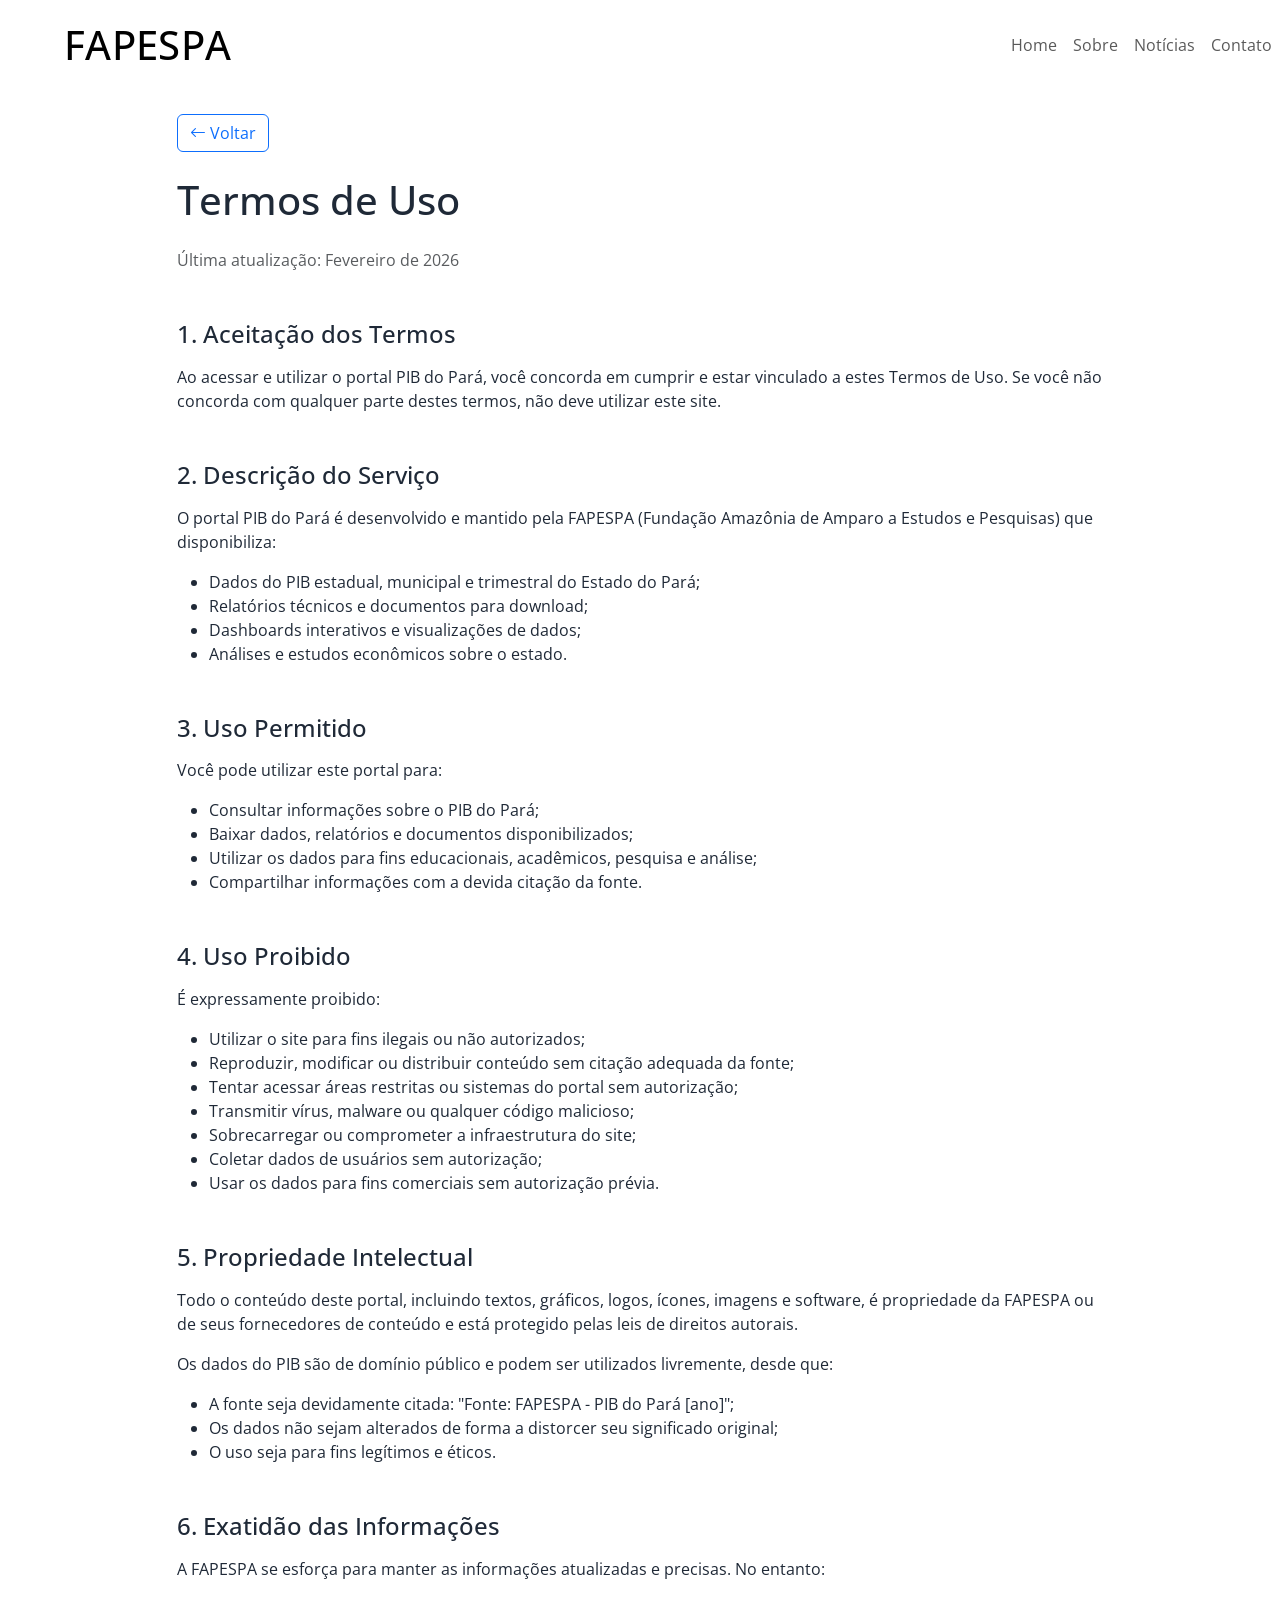
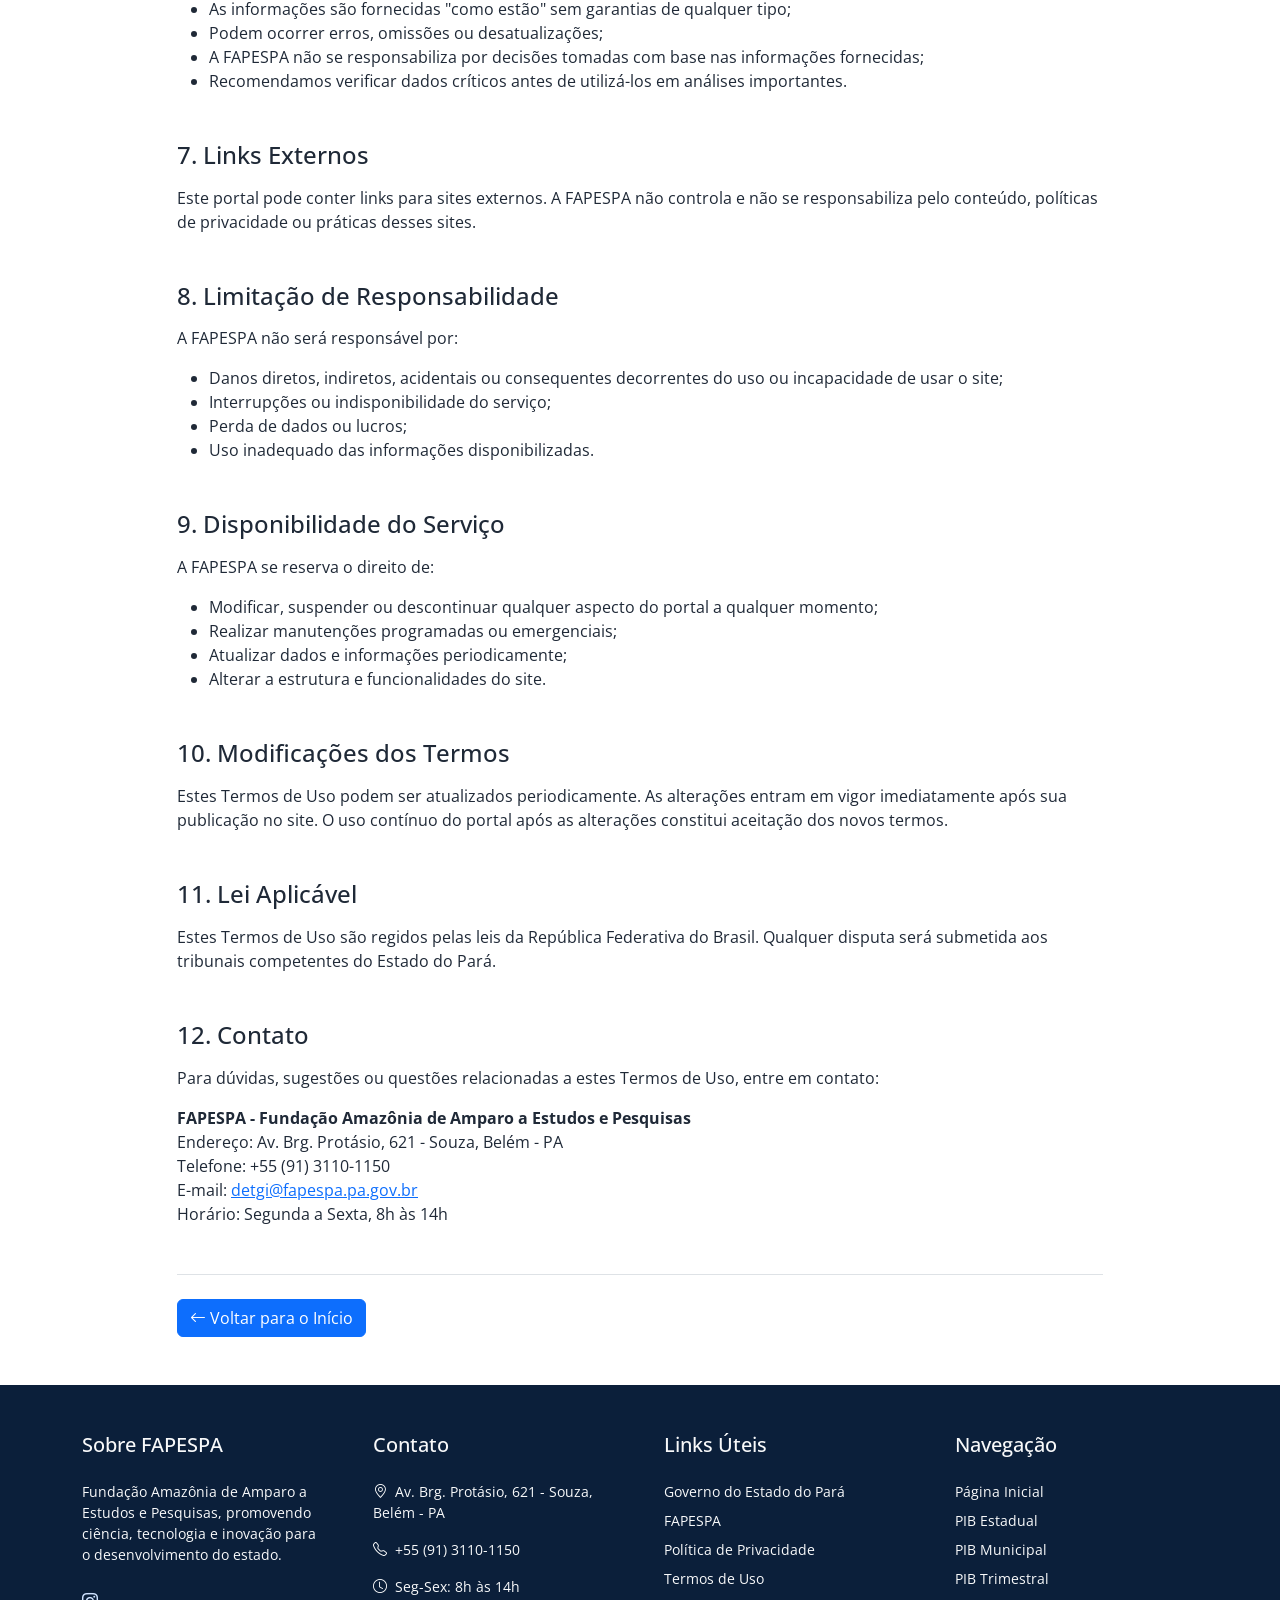
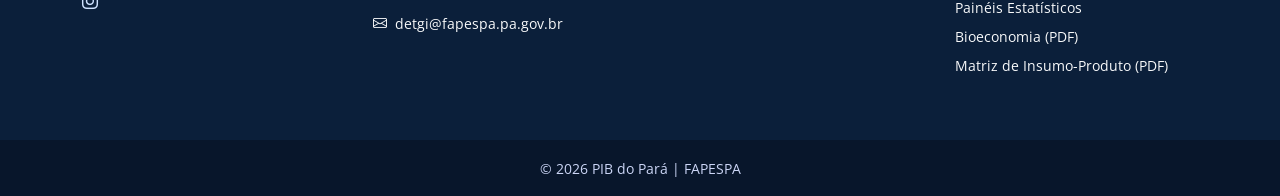
<file: termos-uso.html>
<!DOCTYPE html>
<html lang="pt-br">
<head>
  <meta charset="utf-8" />
  <meta name="viewport" content="width=device-width, initial-scale=1" />
  <title>Termos de Uso | PIB do Pará</title>
  <meta name="description" content="Termos de uso do portal PIB do Pará FAPESPA." />
  <link rel="preconnect" href="https://fonts.googleapis.com" />
  <link rel="preconnect" href="https://fonts.gstatic.com" crossorigin />
  <link href="https://fonts.googleapis.com/css2?family=Jost:wght@500;600;700&family=Open+Sans:wght@400;600&display=swap" rel="stylesheet" />
  <link href="https://cdn.jsdelivr.net/npm/bootstrap@5.3.2/dist/css/bootstrap.min.css" rel="stylesheet" />
  <link href="https://cdn.jsdelivr.net/npm/bootstrap-icons@1.11.3/font/bootstrap-icons.css" rel="stylesheet" />
  <link href="css/style.css" rel="stylesheet" />
</head>
<body>
  <nav class="navbar navbar-expand-lg bg-white navbar-light sticky-top p-0" id="navbar">
    <a href="https://www.fapespa.pa.gov.br/" target="_blank" class="navbar-brand d-flex align-items-center px-4 px-lg-5">
      <h1 class="m-3">FAPESPA</h1>
    </a>
    <button type="button" class="navbar-toggler me-4" data-bs-toggle="collapse" data-bs-target="#navbarCollapse" aria-label="Alternar navegação">
      <span class="navbar-toggler-icon"></span>
    </button>
    <div class="collapse navbar-collapse" id="navbarCollapse">
      <ul class="navbar-nav ms-auto p-4 p-lg-0">
        <li class="nav-item"><a class="nav-link" href="index.html">Home</a></li>
        <li class="nav-item"><a class="nav-link" href="index.html#sobre">Sobre</a></li>
        <li class="nav-item"><a class="nav-link" href="noticias/index.html">Notícias</a></li>
        <li class="nav-item"><a class="nav-link" href="index.html#contato">Contato</a></li>
      </ul>
    </div>
  </nav>

  <main>
    <section class="py-5">
      <div class="container">
        <div class="row">
          <div class="col-lg-10 mx-auto">
            <a href="index.html" class="btn btn-outline-primary mb-4">
              <i class="bi bi-arrow-left"></i> Voltar
            </a>
            
            <h1 class="mb-4">Termos de Uso</h1>
            <p class="text-muted">Última atualização: Fevereiro de 2026</p>
            
            <div class="mt-5">
              <h2 class="h4 mb-3">1. Aceitação dos Termos</h2>
              <p>Ao acessar e utilizar o portal PIB do Pará, você concorda em cumprir e estar vinculado a estes Termos de Uso. Se você não concorda com qualquer parte destes termos, não deve utilizar este site.</p>
              
              <h2 class="h4 mb-3 mt-5">2. Descrição do Serviço</h2>
              <p>O portal PIB do Pará é desenvolvido e mantido pela FAPESPA (Fundação Amazônia de Amparo a Estudos e Pesquisas) que disponibiliza:</p>
              <ul>
                <li>Dados do PIB estadual, municipal e trimestral do Estado do Pará;</li>
                <li>Relatórios técnicos e documentos para download;</li>
                <li>Dashboards interativos e visualizações de dados;</li>
                <li>Análises e estudos econômicos sobre o estado.</li>
              </ul>
              
              <h2 class="h4 mb-3 mt-5">3. Uso Permitido</h2>
              <p>Você pode utilizar este portal para:</p>
              <ul>
                <li>Consultar informações sobre o PIB do Pará;</li>
                <li>Baixar dados, relatórios e documentos disponibilizados;</li>
                <li>Utilizar os dados para fins educacionais, acadêmicos, pesquisa e análise;</li>
                <li>Compartilhar informações com a devida citação da fonte.</li>
              </ul>
              
              <h2 class="h4 mb-3 mt-5">4. Uso Proibido</h2>
              <p>É expressamente proibido:</p>
              <ul>
                <li>Utilizar o site para fins ilegais ou não autorizados;</li>
                <li>Reproduzir, modificar ou distribuir conteúdo sem citação adequada da fonte;</li>
                <li>Tentar acessar áreas restritas ou sistemas do portal sem autorização;</li>
                <li>Transmitir vírus, malware ou qualquer código malicioso;</li>
                <li>Sobrecarregar ou comprometer a infraestrutura do site;</li>
                <li>Coletar dados de usuários sem autorização;</li>
                <li>Usar os dados para fins comerciais sem autorização prévia.</li>
              </ul>
              
              <h2 class="h4 mb-3 mt-5">5. Propriedade Intelectual</h2>
              <p>Todo o conteúdo deste portal, incluindo textos, gráficos, logos, ícones, imagens e software, é propriedade da FAPESPA ou de seus fornecedores de conteúdo e está protegido pelas leis de direitos autorais.</p>
              <p>Os dados do PIB são de domínio público e podem ser utilizados livremente, desde que:</p>
              <ul>
                <li>A fonte seja devidamente citada: "Fonte: FAPESPA - PIB do Pará [ano]";</li>
                <li>Os dados não sejam alterados de forma a distorcer seu significado original;</li>
                <li>O uso seja para fins legítimos e éticos.</li>
              </ul>
              
              <h2 class="h4 mb-3 mt-5">6. Exatidão das Informações</h2>
              <p>A FAPESPA se esforça para manter as informações atualizadas e precisas. No entanto:</p>
              <ul>
                <li>As informações são fornecidas "como estão" sem garantias de qualquer tipo;</li>
                <li>Podem ocorrer erros, omissões ou desatualizações;</li>
                <li>A FAPESPA não se responsabiliza por decisões tomadas com base nas informações fornecidas;</li>
                <li>Recomendamos verificar dados críticos antes de utilizá-los em análises importantes.</li>
              </ul>
              
              <h2 class="h4 mb-3 mt-5">7. Links Externos</h2>
              <p>Este portal pode conter links para sites externos. A FAPESPA não controla e não se responsabiliza pelo conteúdo, políticas de privacidade ou práticas desses sites.</p>
              
              <h2 class="h4 mb-3 mt-5">8. Limitação de Responsabilidade</h2>
              <p>A FAPESPA não será responsável por:</p>
              <ul>
                <li>Danos diretos, indiretos, acidentais ou consequentes decorrentes do uso ou incapacidade de usar o site;</li>
                <li>Interrupções ou indisponibilidade do serviço;</li>
                <li>Perda de dados ou lucros;</li>
                <li>Uso inadequado das informações disponibilizadas.</li>
              </ul>
              
              <h2 class="h4 mb-3 mt-5">9. Disponibilidade do Serviço</h2>
              <p>A FAPESPA se reserva o direito de:</p>
              <ul>
                <li>Modificar, suspender ou descontinuar qualquer aspecto do portal a qualquer momento;</li>
                <li>Realizar manutenções programadas ou emergenciais;</li>
                <li>Atualizar dados e informações periodicamente;</li>
                <li>Alterar a estrutura e funcionalidades do site.</li>
              </ul>
              
              <h2 class="h4 mb-3 mt-5">10. Modificações dos Termos</h2>
              <p>Estes Termos de Uso podem ser atualizados periodicamente. As alterações entram em vigor imediatamente após sua publicação no site. O uso contínuo do portal após as alterações constitui aceitação dos novos termos.</p>
              
              <h2 class="h4 mb-3 mt-5">11. Lei Aplicável</h2>
              <p>Estes Termos de Uso são regidos pelas leis da República Federativa do Brasil. Qualquer disputa será submetida aos tribunais competentes do Estado do Pará.</p>
              
              <h2 class="h4 mb-3 mt-5">12. Contato</h2>
              <p>Para dúvidas, sugestões ou questões relacionadas a estes Termos de Uso, entre em contato:</p>
              <p>
                <strong>FAPESPA - Fundação Amazônia de Amparo a Estudos e Pesquisas</strong><br>
                Endereço: Av. Brg. Protásio, 621 - Souza, Belém - PA<br>
                Telefone: +55 (91) 3110-1150<br>
                E-mail: <a href="mailto:detgi@fapespa.pa.gov.br">detgi@fapespa.pa.gov.br</a><br>
                Horário: Segunda a Sexta, 8h às 14h
              </p>
            </div>
            
            <div class="mt-5 pt-4 border-top">
              <a href="index.html" class="btn btn-primary">
                <i class="bi bi-arrow-left"></i> Voltar para o Início
              </a>
            </div>
          </div>
        </div>
      </div>
    </section>
  </main>

  <script src="js/footer.js"></script>

  <button id="btnTop" title="Voltar ao topo" aria-label="Voltar ao topo" type="button">
    <i class="bi bi-arrow-up"></i>
  </button>

  <script src="https://cdn.jsdelivr.net/npm/bootstrap@5.3.2/dist/js/bootstrap.bundle.min.js"></script>
  <script src="js/main.js"></script>
</body>
</html>
</file>
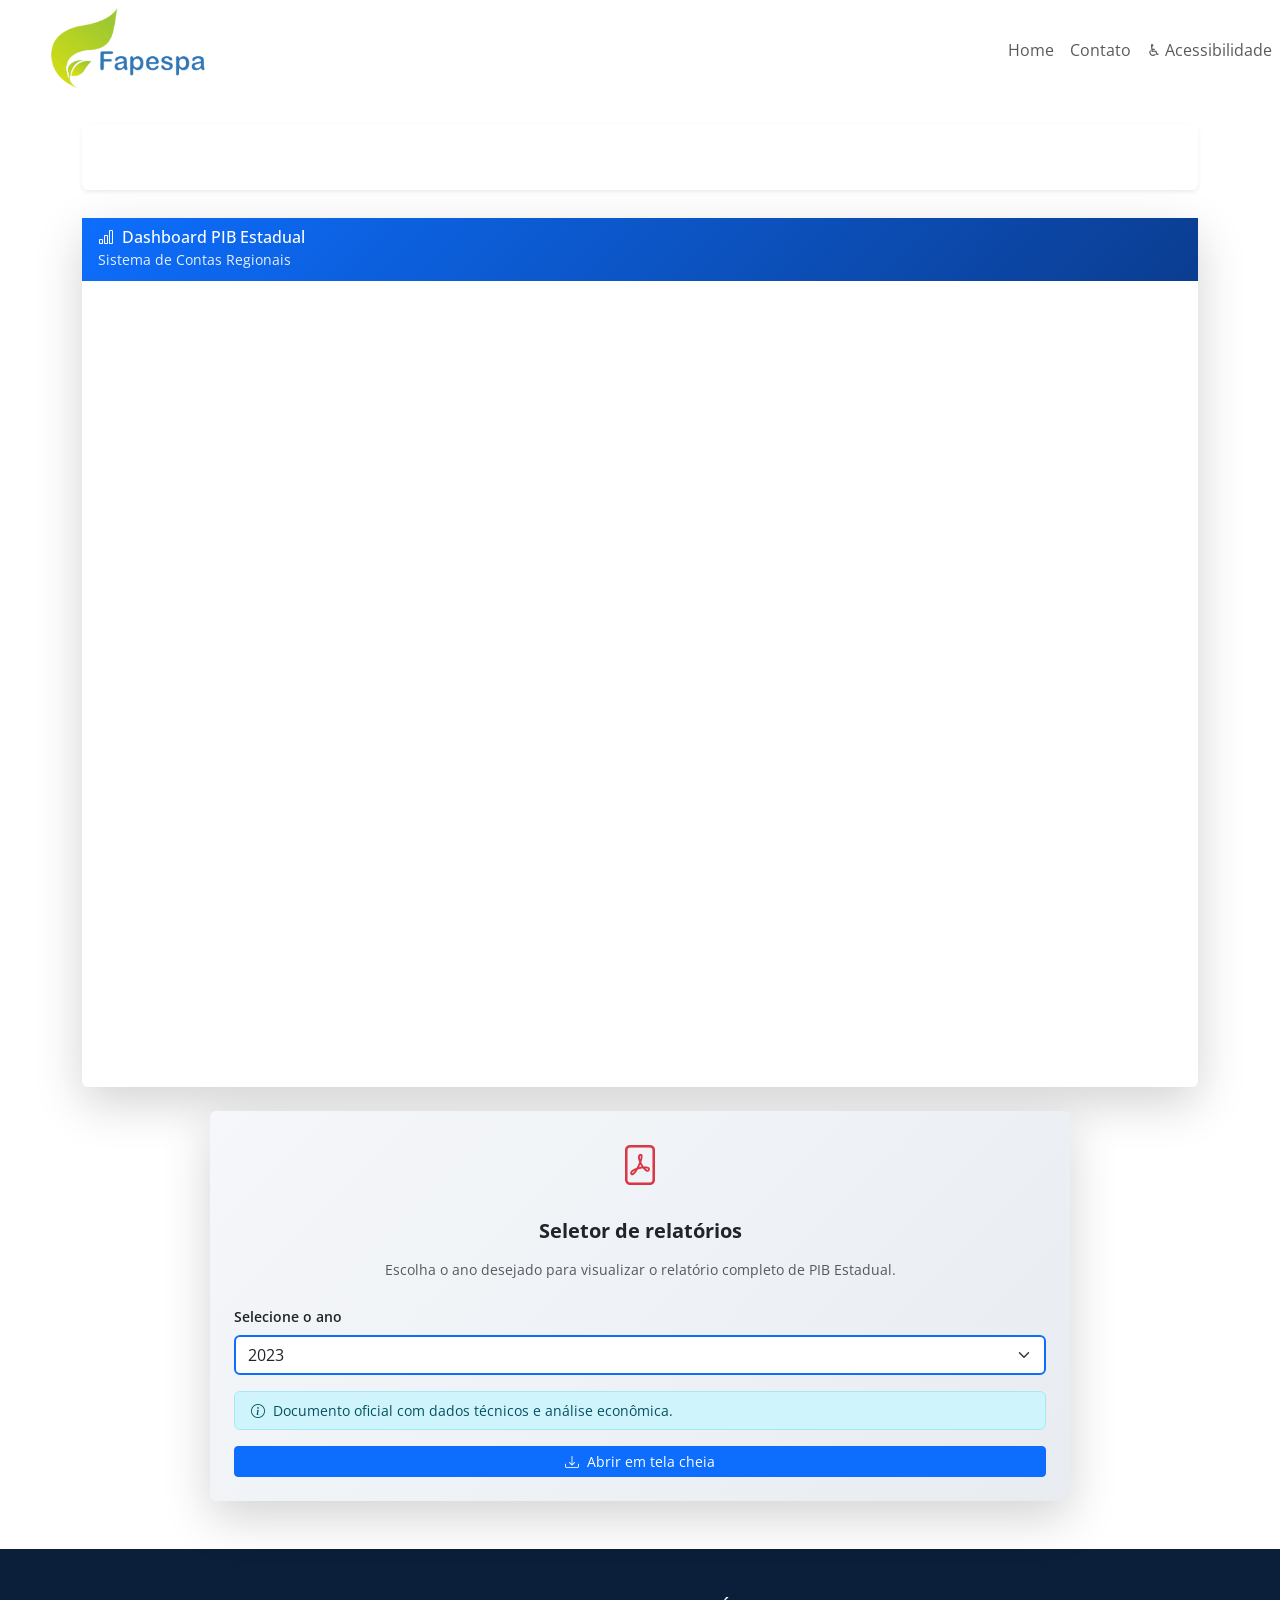
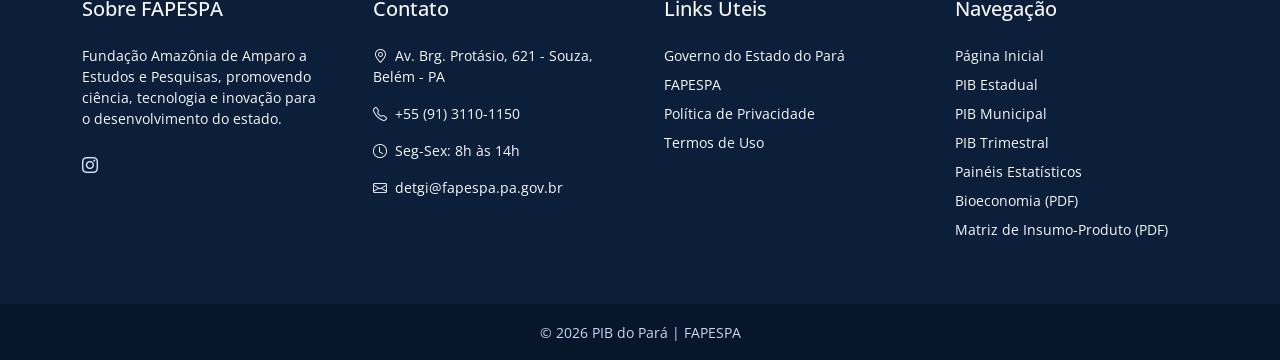
<file: pib-estadual/index.backup-2026-03-12.html>
<!DOCTYPE html>
<html lang="pt-br">
<head>
  <meta charset="utf-8" />
  <meta name="viewport" content="width=device-width, initial-scale=1" />
  <title>PIB Estadual | PIB do Pará</title>
  <meta name="description" content="PIB estadual do Pará com PDFs e dashboards." />
  <link rel="preconnect" href="https://fonts.googleapis.com" />
  <link rel="preconnect" href="https://fonts.gstatic.com" crossorigin />
  <link href="https://fonts.googleapis.com/css2?family=Jost:wght@500;600;700&family=Open+Sans:wght@400;600&display=swap" rel="stylesheet" />
  <link href="https://cdn.jsdelivr.net/npm/bootstrap@5.3.2/dist/css/bootstrap.min.css" rel="stylesheet" />
  <link href="https://cdn.jsdelivr.net/npm/bootstrap-icons@1.11.3/font/bootstrap-icons.css" rel="stylesheet" />
  <link href="../css/style.css" rel="stylesheet" />
</head>
<body>
  <nav class="navbar navbar-expand-lg bg-white navbar-light sticky-top p-0" id="navbar">
    <a href="https://www.fapespa.pa.gov.br/" target="_blank" class="navbar-brand d-flex align-items-center px-4 px-lg-5">
      <img src="../img/fapespa2.png" alt="FAPESPA - Fundação Amazônia de Amparo a Estudos e Pesquisas" class="navbar-logo" data-i18n-alt="nav_fapespa">
    </a>
    <button type="button" class="navbar-toggler me-4" data-bs-toggle="collapse" data-bs-target="#navbarCollapse" aria-label="Alternar navegação">
      <span class="navbar-toggler-icon"></span>
    </button>
    <div class="collapse navbar-collapse" id="navbarCollapse">
      <ul class="navbar-nav ms-auto p-4 p-lg-0">
        <li class="nav-item"><a class="nav-link" href="../index.html" data-i18n="menu_home">Home</a></li>
        <li class="nav-item"><a class="nav-link" href="#contato">Contato</a></li>
        <li class="nav-item dropdown d-none">
          <button class="nav-link dropdown-toggle bg-transparent border-0" id="langDropdown" type="button" data-bs-toggle="dropdown" aria-expanded="false">
            🌐 <span data-i18n="menu_idioma">Idioma</span>
          </button>
          <ul class="dropdown-menu">
            <li><a class="dropdown-item lang-option" data-lang="pt" href="#">Português</a></li>
            <li><a class="dropdown-item lang-option" data-lang="en" href="#">English</a></li>
            <li><a class="dropdown-item lang-option" data-lang="es" href="#">Español</a></li>
          </ul>
        </li>
        <li class="nav-item position-relative">
          <button id="acess-open-btn" class="nav-link border-0 bg-transparent" title="Acessibilidade" onclick="toggleAccessibilityMenu(event);" type="button">
            ♿ <span class="d-none d-lg-inline">Acessibilidade</span>
          </button>
          <div id="acessibilidadeMenu" class="acess-dropdown" style="display:none;">
            <div class="acess-section-title">Visão</div>
            <div class="acess-row">
              <button id="acess-contrast" class="acess-control" type="button">Alto contraste</button>
              <button id="acess-night" class="acess-control" type="button">Modo noturno</button>
            </div>
            <div class="acess-section-title">Cores</div>
            <div class="acess-row">
              <button id="acess-grayscale" class="acess-control" type="button">Escala em Cinza</button>
            </div>
            <div class="acess-section-title">Tamanho da Fonte</div>
            <div class="acess-row">
              <button id="font-dec" class="acess-control" type="button">A-</button>
              <button id="font-reset" class="acess-control" type="button">A</button>
              <button id="font-inc" class="acess-control" type="button">A+</button>
            </div>
            <div class="acess-section-title">Daltonismo</div>
            <div class="acess-row">
              <button id="dalton-prot" class="acess-control" type="button">Protanopia</button>
              <button id="dalton-deut" class="acess-control" type="button">Deuteranopia</button>
              <button id="dalton-trit" class="acess-control" type="button">Tritanopia</button>
              <button id="dalton-off" class="acess-control" type="button">Normal</button>
            </div>
            <div class="acess-section-title">Leitura &amp; Legibilidade</div>
            <div class="acess-row">
              <button id="acess-dislexia" class="acess-control" type="button">Modo Dislexia</button>
              <button id="acess-reading" class="acess-control" type="button">Modo Leitura</button>
              <button id="acess-links" class="acess-control" type="button">Destacar Links</button>
            </div>
            <div class="acess-section-title">Movimento</div>
            <div class="acess-row">
              <button id="reduce-motion" class="acess-control" type="button">Reduzir Animações</button>
            </div>
            <div class="acess-section-title">Geral</div>
            <div class="acess-row">
              <button id="acess-reset" class="acess-control acess-reset" type="button">Restaurar Tudo</button>
            </div>
          </div>
        </li>
      </ul>
    </div>
  </nav>

  <main>
    <section class="py-5">
      <div class="container">
        <div class="row g-4">
          <div class="col-12">
            <div class="card shadow-sm border-0 pib-estadual-header text-white">
              <div class="card-body py-3 text-center">
                <h3 class="card-title fw-bold mb-0">PIB Estadual do Pará</h3>
              </div>
            </div>
          </div>
        </div>

        <div class="row g-4 mt-1">
          <div class="col-12">
            <div class="card shadow-lg border-0">
              <div class="card-body p-0">
                <div style="background: linear-gradient(135deg, #0d6efd 0%, #0b3d91 100%); padding: 10px 16px; color: white;">
                  <h6 class="mb-0"><i class="bi bi-bar-chart me-2"></i>Dashboard PIB Estadual</h6>
                  <small style="opacity: 0.9;">Sistema de Contas Regionais</small>
                </div>
                <iframe class="pdf-viewer" style="border: none; border-radius: 0; min-height: 800px;" title="Dashboard Sistema de Contas Regionais" loading="lazy" src="https://app.powerbi.com/view?r=eyJrIjoiNDRkYjRmMzEtMDFiMS00YjlmLTkwOGUtY2M1OTRlMDFhMWQ1IiwidCI6IjAzMzJhOGEyLWUzODMtNDYwYi1hMjhkLTUyYTM0Mjg4YTRhZCJ9" allowfullscreen></iframe>
              </div>
            </div>
          </div>

          <div class="col-12 mt-4">
            <div class="card shadow-lg border-0 mx-auto" style="background: linear-gradient(135deg, #f5f7fa 0%, #e8ecf1 100%); max-width: 860px;">
              <div class="card-body p-4">
                <div class="mb-4 text-center">
                  <i class="bi bi-file-pdf fs-1 text-danger"></i>
                </div>
                <h5 class="card-title fw-bold mb-3 text-center">Seletor de relatórios</h5>
                <p class="text-muted mb-4 small text-center">Escolha o ano desejado para visualizar o relatório completo de PIB Estadual.</p>
                <label for="pibEstadualSelect" class="form-label fw-semibold small text-dark">Selecione o ano</label>
                <select id="pibEstadualSelect" class="form-select border-2 mb-3" style="border-color: #0d6efd;" data-pdf-select data-pdf-link="#pibEstadualFull" data-pdf-base="./">
                  <option value="Relatório PIB do Pará 2017.pdf">2017</option>
                  <option value="Relatório PIB do Pará 2018.pdf">2018</option>
                  <option value="Relatório PIB do Pará 2019.pdf">2019</option>
                  <option value="Relatório PIB do Pará 2020.pdf">2020</option>
                  <option value="Relatorio PIB do Pará 2021.pdf">2021</option>
                  <option value="Relatorio PIB Pará 2022.pdf">2022</option>
                  <option value="Relatorio PIB Pará 2023.pdf" selected>2023</option>
                </select>
                <div class="alert alert-info py-2 small mb-3">
                  <i class="bi bi-info-circle me-2"></i>Documento oficial com dados técnicos e análise econômica.
                </div>
                <a id="pibEstadualFull" data-pdf-download class="btn btn-primary btn-sm w-100" href="#" target="_blank" rel="noopener noreferrer">
                  <i class="bi bi-download me-2"></i>Abrir em tela cheia
                </a>
              </div>
            </div>
          </div>
        </div>
      </div>
    </section>

  </main>

  <script src="../js/footer.js"></script>

  <button id="btnTop" title="Voltar ao topo" aria-label="Voltar ao topo" type="button">
    <i class="bi bi-arrow-up"></i>
  </button>

  <script src="https://cdn.jsdelivr.net/npm/bootstrap@5.3.2/dist/js/bootstrap.bundle.min.js"></script>
  <script src="../js/main.js"></script>
</body>
</html>
</file>
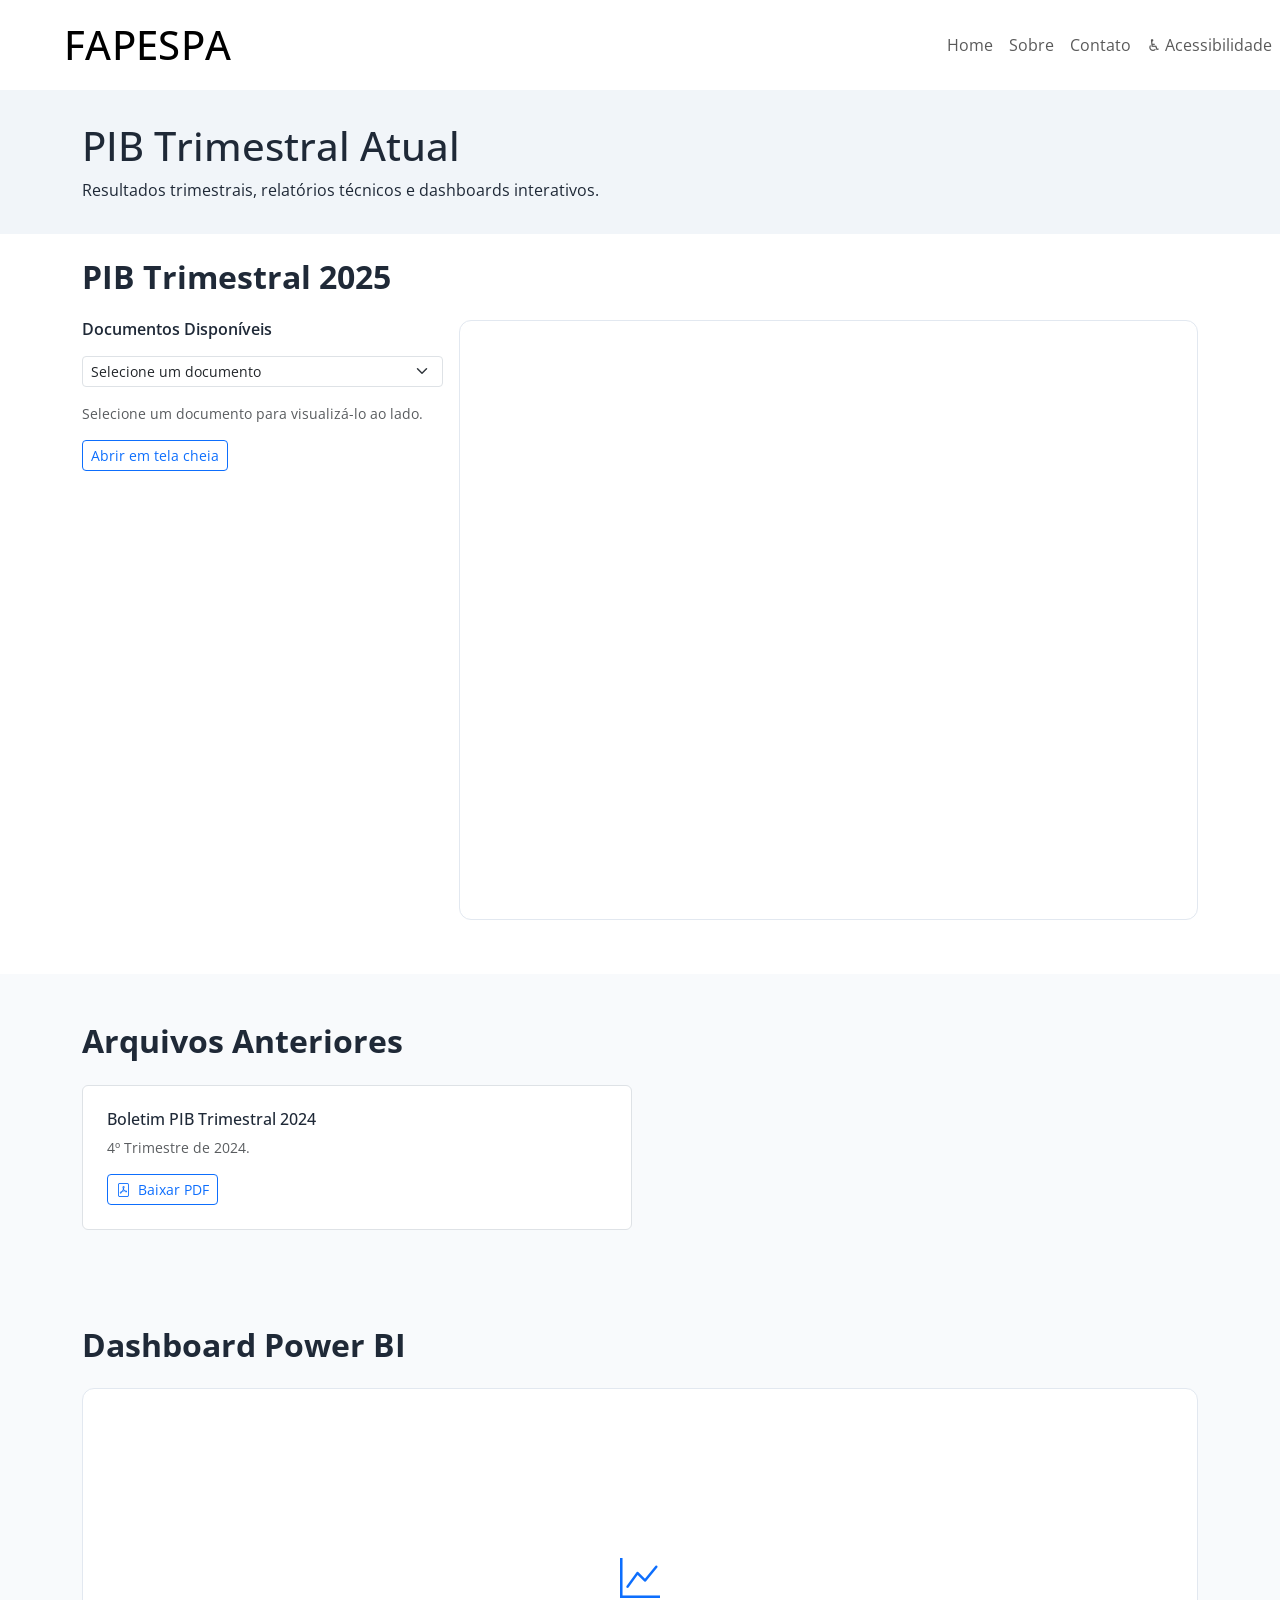
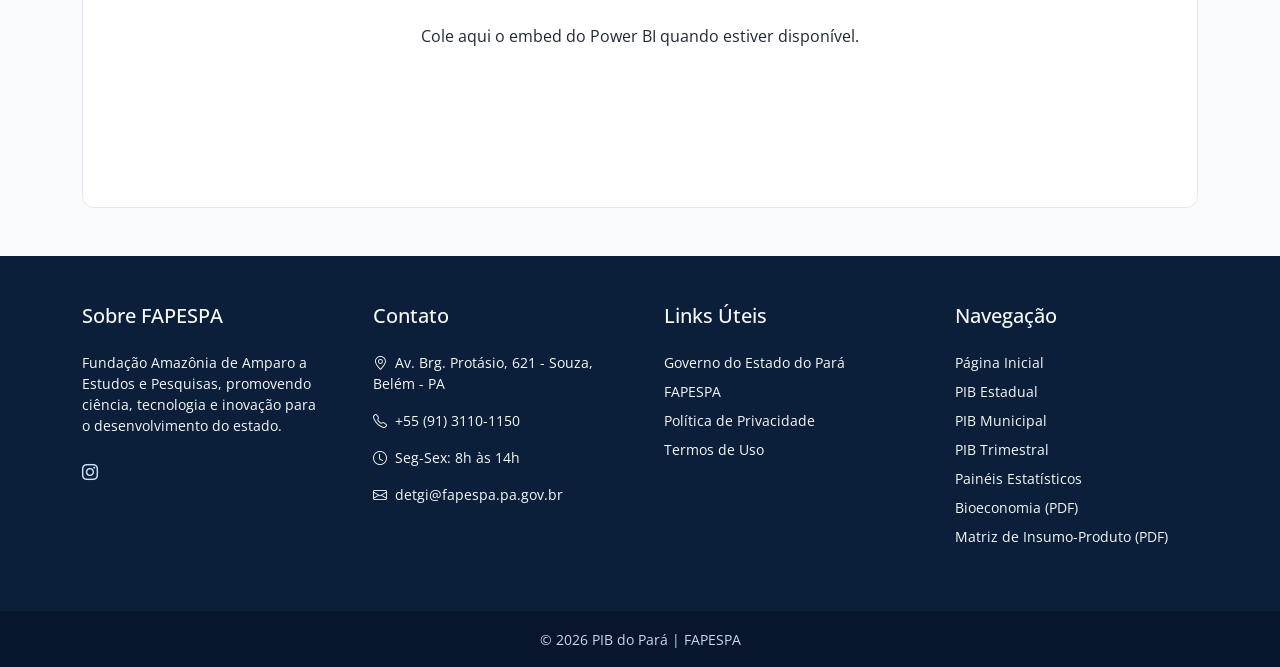
<file: pib-trimestral/index-backup.html>
<!DOCTYPE html>
<html lang="pt-br">
<head>
  <meta charset="utf-8" />
  <meta name="viewport" content="width=device-width, initial-scale=1" />
  <title>PIB Trimestral | PIB do Pará</title>
  <meta name="description" content="PIB trimestral do Pará com PDFs e dashboards." />
  <link rel="preconnect" href="https://fonts.googleapis.com" />
  <link rel="preconnect" href="https://fonts.gstatic.com" crossorigin />
  <link href="https://fonts.googleapis.com/css2?family=Jost:wght@500;600;700&family=Open+Sans:wght@400;600&display=swap" rel="stylesheet" />
  <link href="https://cdn.jsdelivr.net/npm/bootstrap@5.3.2/dist/css/bootstrap.min.css" rel="stylesheet" />
  <link href="https://cdn.jsdelivr.net/npm/bootstrap-icons@1.11.3/font/bootstrap-icons.css" rel="stylesheet" />
  <link href="../css/style.css" rel="stylesheet" />
</head>
<body>
  <nav class="navbar navbar-expand-lg bg-white navbar-light sticky-top p-0" id="navbar">
    <a href="https://www.fapespa.pa.gov.br/" target="_blank" class="navbar-brand d-flex align-items-center px-4 px-lg-5">
      <h1 class="m-3" data-i18n="nav_fapespa">FAPESPA</h1>
    </a>
    <button type="button" class="navbar-toggler me-4" data-bs-toggle="collapse" data-bs-target="#navbarCollapse" aria-label="Alternar navegação">
      <span class="navbar-toggler-icon"></span>
    </button>
    <div class="collapse navbar-collapse" id="navbarCollapse">
      <ul class="navbar-nav ms-auto p-4 p-lg-0">
        <li class="nav-item"><a class="nav-link" href="../index.html" data-i18n="menu_home">Home</a></li>
        <li class="nav-item"><a class="nav-link" href="../index.html#sobre">Sobre</a></li>
        <li class="nav-item"><a class="nav-link" href="#contato">Contato</a></li>
        <li class="nav-item dropdown d-none">
          <button class="nav-link dropdown-toggle bg-transparent border-0" id="langDropdown" type="button" data-bs-toggle="dropdown" aria-expanded="false">
            🌐 <span data-i18n="menu_idioma">Idioma</span>
          </button>
          <ul class="dropdown-menu">
            <li><a class="dropdown-item lang-option" data-lang="pt" href="#">Português</a></li>
            <li><a class="dropdown-item lang-option" data-lang="en" href="#">English</a></li>
            <li><a class="dropdown-item lang-option" data-lang="es" href="#">Español</a></li>
          </ul>
        </li>
        <li class="nav-item position-relative">
          <button id="acess-open-btn" class="nav-link border-0 bg-transparent" title="Acessibilidade" onclick="toggleAccessibilityMenu(event);" type="button">
            ♿ <span class="d-none d-lg-inline">Acessibilidade</span>
          </button>
          <div id="acessibilidadeMenu" class="acess-dropdown" style="display:none;">
            <div class="acess-section-title">Visão</div>
            <div class="acess-row">
              <button id="acess-contrast" class="acess-control" type="button">Alto contraste</button>
              <button id="acess-night" class="acess-control" type="button">Modo noturno</button>
            </div>
            <div class="acess-section-title">Cores</div>
            <div class="acess-row">
              <button id="acess-grayscale" class="acess-control" type="button">Escala em Cinza</button>
            </div>
            <div class="acess-section-title">Tamanho da Fonte</div>
            <div class="acess-row">
              <button id="font-dec" class="acess-control" type="button">A-</button>
              <button id="font-reset" class="acess-control" type="button">A</button>
              <button id="font-inc" class="acess-control" type="button">A+</button>
            </div>
            <div class="acess-section-title">Daltonismo</div>
            <div class="acess-row">
              <button id="dalton-prot" class="acess-control" type="button">Protanopia</button>
              <button id="dalton-deut" class="acess-control" type="button">Deuteranopia</button>
              <button id="dalton-trit" class="acess-control" type="button">Tritanopia</button>
              <button id="dalton-off" class="acess-control" type="button">Normal</button>
            </div>
            <div class="acess-section-title">Leitura &amp; Legibilidade</div>
            <div class="acess-row">
              <button id="acess-dislexia" class="acess-control" type="button">Modo Dislexia</button>
              <button id="acess-reading" class="acess-control" type="button">Modo Leitura</button>
              <button id="acess-links" class="acess-control" type="button">Destacar Links</button>
            </div>
            <div class="acess-section-title">Movimento</div>
            <div class="acess-row">
              <button id="reduce-motion" class="acess-control" type="button">Reduzir Animações</button>
            </div>
            <div class="acess-section-title">Geral</div>
            <div class="acess-row">
              <button id="acess-reset" class="acess-control acess-reset" type="button">Restaurar Tudo</button>
            </div>
          </div>
        </li>
      </ul>
    </div>
  </nav>

  <header class="page-header">
    <div class="container">
      <h1 class="mb-2">PIB Trimestral Atual</h1>
      <p class="mb-0">Resultados trimestrais, relatórios técnicos e dashboards interativos.</p>
    </div>
  </header>

  <main>
    <section class="py-5">
      <div class="container">
        <h2 class="section-title">PIB Trimestral 2025</h2>
        <div class="row g-3">
          <div class="col-lg-4">
            <h6 class="fw-semibold mb-3">Documentos Disponíveis</h6>
            <select id="pibTrimestralSelect" class="form-select form-select-sm mb-3" data-pdf-select data-pdf-viewer="#pibTrimestralViewer" data-pdf-link="#pibTrimestralFull" data-pdf-base="./">
              <option value="">Selecione um documento</option>
              <option value="PIB-2-tri-2025.pdf">2º Trimestre 2025 (Português)</option>
              <option value="PIB-2-tri-2025-english-version.pdf">2º Trimestre 2025 (English)</option>
              <option value="PIB-TRI-2025-1.pdf">1º Trimestre 2025</option>
            </select>
            <div class="mt-3 small text-muted">
              Selecione um documento para visualizá-lo ao lado.
            </div>
            <a id="pibTrimestralFull" class="btn btn-outline-primary btn-sm mt-3" href="#" target="_blank" rel="noopener noreferrer">
              Abrir em tela cheia
            </a>
          </div>
          <div class="col-lg-8">
            <iframe id="pibTrimestralViewer" class="pdf-viewer" title="Visualizador PIB Trimestral" loading="lazy"></iframe>
          </div>
        </div>
      </div>
    </section>

    <section class="py-5 section-muted">
      <div class="container">
        <h2 class="section-title">Arquivos Anteriores</h2>
        <div class="row g-3">
          <div class="col-md-6">
            <div class="p-4 border rounded bg-white h-100">
              <h6>Boletim PIB Trimestral 2024</h6>
              <p class="text-muted small mb-3">4º Trimestre de 2024.</p>
              <a href="Relatorio_do_PIB_Trimestral_4_Trimestre.pdf" class="btn btn-outline-primary btn-sm" target="_blank" rel="noopener noreferrer">
                <i class="bi bi-file-pdf me-2"></i>Baixar PDF
              </a>
            </div>
          </div>
        </div>
      </div>
    </section>

    <section class="py-5 section-muted">
      <div class="container">
        <h2 class="section-title">Dashboard Power BI</h2>
        <div class="embed-frame bg-white d-flex align-items-center justify-content-center">
          <div class="text-center px-4">
            <i class="bi bi-graph-up fs-1 text-primary"></i>
            <p class="mt-3 mb-0">Cole aqui o embed do Power BI quando estiver disponível.</p>
          </div>
        </div>
      </div>
    </section>
  </main>

  <script src="../js/footer.js"></script>

  <script src="https://cdn.jsdelivr.net/npm/bootstrap@5.3.2/dist/js/bootstrap.bundle.min.js"></script>
  <script src="../js/main.js"></script>
</body>
</html>
</file>
<file: css/style.css>
:root {
  --primary: #0d6efd;
  --secondary: #0b3d91;
  --light: #f8f9fa;
  --dark: #1f2937;
}

* {
  box-sizing: border-box;
}

html,
body {
  width: 100%;
  min-height: 100%;
  margin: 0;
  padding: 0;
}

html {
  scroll-padding-top: 6rem;
}

body {
  font-family: "Open Sans", system-ui, -apple-system, sans-serif;
  color: var(--dark);
  background: #ffffff;
  margin: 0;
  overflow-wrap: break-word;
}

img,
svg,
video,
canvas {
  max-width: 100%;
}

iframe {
  max-width: 100%;
}

main,
section,
.container,
.container-fluid,
.row,
[class*="col-"] {
  min-width: 0;
}

.navbar-brand {
  font-weight: 700;
  letter-spacing: 0.3px;
}

/* Logo FAPESPA no navbar */
.navbar-logo {
  height: 90px;
  width: auto;
  max-width: 316px;
  object-fit: contain;
  transition: opacity 0.3s ease;
}

.navbar-logo:hover {
  opacity: 0.85;
}

/* Responsividade da logo */
@media (max-width: 768px) {
  .navbar-logo {
    height: 67px;
    max-width: 235px;
  }
}

@media (max-width: 576px) {
  .navbar-logo {
    height: 54px;
    max-width: 181px;
  }
}

.sr-only {
  position: absolute;
  width: 1px;
  height: 1px;
  padding: 0;
  margin: -1px;
  overflow: hidden;
  clip: rect(0, 0, 0, 0);
  border: 0;
}

.acess-dropdown {
  position: absolute;
  right: 0;
  top: 100%;
  z-index: 1000;
  min-width: 260px;
  padding: 12px;
  background: #ffffff;
  border: 1px solid #e2e8f0;
  border-radius: 12px;
  box-shadow: 0 10px 25px rgba(15, 23, 42, 0.15);
}

.acess-section-title {
  font-size: 0.85rem;
  font-weight: 700;
  color: #475569;
  margin: 8px 0 6px;
  text-align: center;
}

.acess-row {
  display: flex;
  flex-wrap: wrap;
  gap: 6px;
  justify-content: center;
}

.acess-control {
  font-size: 0.75rem;
  border: 1px solid #cbd5f5;
  background: #f8fafc;
  color: #1f2937;
  padding: 4px 8px;
  border-radius: 999px;
}

.acess-control.is-active {
  background: #0d6efd;
  color: #ffffff;
  border-color: transparent;
}

.acess-control.acess-reset {
  background: #0d6efd;
  color: #ffffff;
  border-color: transparent;
}

/* ========================================
   CARROSSEL DE NOTÍCIAS
   ======================================== */

#newsCarousel {
  position: relative;
  width: 100%;
  height: 500px;
  overflow: hidden;
}

/* Imagens do carrossel */
.carousel-image {
  height: 500px;
  object-fit: cover;
  object-position: center;
}

/* Overlay escuro sobre as imagens para melhorar legibilidade */
.carousel-overlay {
  position: absolute;
  top: 0;
  left: 0;
  right: 0;
  bottom: 0;
  background: linear-gradient(to bottom, rgba(0, 0, 0, 0.3) 0%, rgba(0, 0, 0, 0.7) 100%);
  z-index: 1;
}

/* Container do conteúdo do slide */
.carousel-caption {
  position: absolute;
  top: 0;
  left: 0;
  right: 0;
  bottom: 0;
  z-index: 2;
  padding: 0;
}

.carousel-content {
  max-width: 900px;
  margin: 0 auto;
  padding: 0 20px;
  text-align: center;
}

/* Data da notícia */
.carousel-date {
  display: inline-block;
  font-size: 0.9rem;
  font-weight: 600;
  color: #ffffff;
  background: rgba(255, 255, 255, 0.2);
  padding: 6px 16px;
  border-radius: 20px;
  margin-bottom: 20px;
  text-transform: lowercase;
  letter-spacing: 0.5px;
}

/* Título da notícia */
.carousel-title {
  font-size: clamp(1.8rem, 4vw, 3.5rem);
  font-weight: 700;
  color: #ffffff;
  margin: 20px 0;
  line-height: 1.2;
  text-shadow: 2px 2px 8px rgba(0, 0, 0, 0.8);
}

/* Botão do carrossel */
.carousel-caption .btn {
  font-weight: 600;
  padding: 12px 32px;
  border-radius: 50px;
  transition: all 0.3s ease;
  box-shadow: 0 4px 15px rgba(0, 0, 0, 0.3);
}

.carousel-caption .btn:hover {
  transform: translateY(-2px);
  box-shadow: 0 6px 20px rgba(0, 0, 0, 0.4);
}

/* Indicadores (bolinhas) */
.carousel-indicators {
  z-index: 3;
}

.carousel-indicators [data-bs-target] {
  width: 12px;
  height: 12px;
  border-radius: 50%;
  margin: 0 6px;
  background-color: rgba(255, 255, 255, 0.5);
  border: 2px solid transparent;
  transition: all 0.3s ease;
}

.carousel-indicators [data-bs-target].active {
  background-color: #ffffff;
  width: 14px;
  height: 14px;
}

/* Controles de navegação (setas) */
.carousel-control-prev,
.carousel-control-next {
  z-index: 3;
  width: 60px;
  opacity: 0.8;
  transition: opacity 0.3s ease;
}

.carousel-control-prev:hover,
.carousel-control-next:hover {
  opacity: 1;
}

/* Responsividade */
@media (max-width: 768px) {
  #newsCarousel,
  .carousel-image {
    height: 400px;
  }
  
  .carousel-title {
    font-size: 1.5rem;
  }
  
  .carousel-date {
    font-size: 0.8rem;
  }
  
  .carousel-caption .btn {
    padding: 10px 24px;
    font-size: 0.9rem;
  }
}

@media (max-width: 576px) {
  #newsCarousel,
  .carousel-image {
    height: 350px;
  }
  
  .carousel-title {
    font-size: 1.3rem;
  }
}

/* Manter estilos antigos do hero caso sejam usados em outras páginas */
.hero {
  color: #fff;
  padding: 80px 0;
  position: relative;
  overflow: hidden;
  min-height: 380px;
  display: flex;
  align-items: center;
}

.hero.hero-cover {
  background-image: url("../img/capa-pib.png");
  background-size: cover;
  background-position: center;
}

.hero.hero-cover::before {
  content: "";
  position: absolute;
  inset: 0;
  background: rgba(6, 17, 36, 0.6);
  z-index: 0;
}

.hero .container {
  position: relative;
  z-index: 1;
}

.hero h1 {
  font-size: clamp(3.5rem, 6vw, 5rem);
  margin-bottom: 30px;
  font-weight: 700;
  text-shadow: 2px 2px 0 rgba(0, 0, 0, 0.8), -2px -2px 0 rgba(0, 0, 0, 0.8), 2px -2px 0 rgba(0, 0, 0, 0.8), -2px 2px 0 rgba(0, 0, 0, 0.8);
  -webkit-text-stroke: 1px rgba(0, 0, 0, 0.6);
}

.hero p {
  max-width: 720px;
  margin: 0 auto 24px;
  font-size: 1.5rem;
  font-weight: 500;
  text-shadow: 1px 1px 0 rgba(0, 0, 0, 0.8), -1px -1px 0 rgba(0, 0, 0, 0.8), 1px -1px 0 rgba(0, 0, 0, 0.8), -1px 1px 0 rgba(0, 0, 0, 0.8);
  -webkit-text-stroke: 0.5px rgba(0, 0, 0, 0.5);
}

.section-title {
  font-weight: 700;
  margin-bottom: 24px;
}

main > section:first-of-type {
  margin-top: -24px;
  position: relative;
  z-index: 10;
}

.card-hover {
  transition: transform 0.2s ease, box-shadow 0.2s ease;
}

.card-hover:hover {
  transform: translateY(-4px);
  box-shadow: 0 12px 25px rgba(15, 23, 42, 0.15);
}

.badge-soft {
  background: rgba(13, 110, 253, 0.1);
  color: var(--primary);
  border: 1px solid rgba(13, 110, 253, 0.2);
}

.footer-main {
  background: #0b1f3a;
  color: #f8f9fa;
}

.footer-main a {
  color: #cfe2ff;
}

.footer-copyright {
  background: #08162b;
  color: #cbd5f5;
}

.list-clean {
  padding-left: 0;
  list-style: none;
}

.page-header {
  background: #f1f5f9;
  padding: 32px 0;
}

/* ===== PIB Estadual - Premium Modern Design ===== */

.pib-estadual-content-section {
  padding: 20px 15px;
  background: linear-gradient(180deg, #f8fbff 0%, #ffffff 100%);
}

/* Dashboard Card */
.pib-estadual-dashboard-card {
  background: #ffffff;
  border: 1px solid #e7eef9;
  border-radius: 16px;
  overflow: hidden;
  box-shadow: 0 10px 30px rgba(13, 110, 253, 0.1);
  transition: all 0.3s ease;
}

.pib-estadual-dashboard-card:hover {
  box-shadow: 0 15px 40px rgba(13, 110, 253, 0.15);
}

.pib-estadual-dashboard-header {
  background: #0b1f3a;
  padding: 18px 22px;
  color: #ffffff;
  border-bottom: 0;
}

.pib-estadual-dashboard-header-centered {
  text-align: center;
  padding: 28px 24px;
}

.pib-estadual-dashboard-title-main {
  font-size: 1.7rem;
  font-weight: 800;
  margin: 0 0 8px 0;
  color: #ffffff;
}

.pib-estadual-dashboard-subtitle-main {
  font-size: 0.85rem;
  max-width: 800px;
  margin: 0 auto;
  opacity: 0.95;
  line-height: 1.5;
  color: #ffffff;
}

.pib-estadual-dashboard-title-group {
  margin: 0;
}

.pib-estadual-dashboard-body {
  padding: 0;
  background: #ffffff;
}

.pib-estadual-iframe {
  width: 100%;
  border: 0;
  border-radius: 0;
  min-height: 680px;
  display: block;
}

/* Sidebar */
.pib-estadual-sidebar {
  display: flex;
  flex-direction: column;
  gap: 20px;
}

/* Reports Card */
.pib-estadual-reports-card {
  background: #ffffff;
  border: 1px solid #e7eef9;
  border-radius: 16px;
  overflow: hidden;
  box-shadow: 0 8px 24px rgba(13, 110, 253, 0.08);
}

.pib-estadual-reports-header {
  background: #0b1f3a;
  color: #ffffff;
  padding: 20px;
  display: flex;
  align-items: center;
  gap: 12px;
  font-size: 0;
}

.pib-estadual-reports-header i {
  font-size: 1.4rem;
}

.pib-estadual-reports-header h3 {
  font-size: 1.2rem;
  font-weight: 700;
  margin: 0;
}

.pib-estadual-reports-body {
  padding: 20px;
}

.pib-estadual-select-label {
  display: block;
  font-size: 0.85rem;
  font-weight: 700;
  color: #1f2937;
  margin-bottom: 10px;
  text-transform: uppercase;
  letter-spacing: 0.3px;
}

.pib-estadual-modern-select {
  width: 100%;
  padding: 12px 14px;
  border: 2px solid #9ec5fe;
  border-radius: 10px;
  font-size: 1rem;
  background: #ffffff url('data:image/svg+xml;utf8,<svg xmlns="http://www.w3.org/2000/svg" viewBox="0 0 24 24" fill="none" stroke="%230d6efd" stroke-width="2" stroke-linecap="round" stroke-linejoin="round"><polyline points="6 9 12 15 18 9"></polyline></svg>') no-repeat right 12px center;
  background-size: 20px;
  padding-right: 40px;
  appearance: none;
  cursor: pointer;
  transition: all 0.2s ease;
  color: #1f2937;
}

.pib-estadual-modern-select:hover {
  border-color: #0d6efd;
  box-shadow: 0 0 0 3px rgba(13, 110, 253, 0.1);
}

.pib-estadual-modern-select:focus {
  border-color: #0d6efd;
  box-shadow: 0 0 0 4px rgba(13, 110, 253, 0.2);
  outline: none;
}

.pib-estadual-info-tip {
  background: #ecf0ff;
  border-left: 3px solid #0d6efd;
  padding: 12px 14px;
  border-radius: 8px;
  font-size: 0.85rem;
  color: #1f2937;
  display: flex;
  gap: 10px;
  align-items: flex-start;
  margin-top: 14px;
}

.pib-estadual-info-tip i {
  color: #0d6efd;
  flex-shrink: 0;
  margin-top: 2px;
}

.pib-estadual-download-btn {
  display: flex;
  align-items: center;
  justify-content: center;
  gap: 8px;
  width: 100%;
  padding: 12px 16px;
  margin-top: 14px;
  background: #0b1f3a;
  color: #ffffff;
  text-decoration: none;
  border-radius: 10px;
  font-weight: 600;
  transition: all 0.3s cubic-bezier(0.4, 0, 0.2, 1);
  box-shadow: 0 4px 12px rgba(13, 110, 253, 0.3);
  border: none;
  cursor: pointer;
}

.pib-estadual-download-btn:hover {
  transform: translateY(-2px);
  box-shadow: 0 8px 20px rgba(11, 31, 58, 0.4);
  color: #ffffff;
  text-decoration: none;
}

.pib-estadual-download-btn:active {
  transform: translateY(0);
}

/* Info Card */
.pib-estadual-info-card {
  background: #ffffff;
  border: 1px solid #e7eef9;
  border-radius: 16px;
  padding: 20px;
  box-shadow: 0 8px 24px rgba(13, 110, 253, 0.08);
}

.pib-estadual-info-title {
  font-size: 1rem;
  font-weight: 700;
  color: #1f2937;
  margin: 0 0 14px 0;
  display: flex;
  align-items: center;
  gap: 8px;
}

.pib-estadual-info-list {
  list-style: none;
  padding: 0;
  margin: 0;
}

.pib-estadual-info-list li {
  display: flex;
  align-items: flex-start;
  gap: 10px;
  padding: 10px 0;
  font-size: 0.9rem;
  color: #4b5563;
  line-height: 1.5;
}

.pib-estadual-info-list i {
  color: #0d6efd;
  flex-shrink: 0;
  margin-top: 2px;
}

/* Responsive */
@media (max-width: 1199px) {
  .pib-estadual-iframe {
    min-height: 620px;
  }
}

@media (max-width: 767px) {
  .pib-estadual-content-section {
    padding: 15px 12px;
  }

  .pib-estadual-dashboard-header-centered {
    padding: 18px 16px;
  }

  .pib-estadual-dashboard-title-main {
    font-size: 1.3rem;
  }

  .pib-estadual-dashboard-subtitle-main {
    font-size: 0.8rem;
  }

  .pib-estadual-iframe {
    min-height: 500px;
  }
}

.embed-frame {
  min-height: 420px;
  border: 1px solid #e2e8f0;
  border-radius: 12px;
  overflow: hidden;
}

.pdf-viewer {
  width: 100%;
  min-height: 600px;
  border: 1px solid #e2e8f0;
  border-radius: 12px;
}

.section-muted {
  background: #f8fafc;
}

body.acess-night {
  background: #0b1220;
  color: #e2e8f0;
}

body.acess-night .navbar,
body.acess-night .section-muted,
body.acess-night .card,
body.acess-night .embed-frame,
body.acess-night .acess-dropdown,
body.acess-night .pdf-viewer {
  background: #0f172a;
  color: #e2e8f0;
  border-color: #1e293b;
}

body.acess-night .footer-main,
body.acess-night .footer-copyright {
  background: #020617;
  color: #e2e8f0;
}

body.acess-night .badge-soft {
  background: rgba(148, 163, 184, 0.2);
  color: #e2e8f0;
  border-color: rgba(148, 163, 184, 0.3);
}

body.acess-reading {
  background: #fdfbf5;
}

body.acess-reading main {
  max-width: 960px;
  margin: 0 auto;
}

body.acess-reading p,
body.acess-reading li {
  line-height: 1.8;
  font-size: 1.05rem;
}

body.acess-links a {
  text-decoration: underline;
  text-underline-offset: 2px;
  background: rgba(255, 214, 0, 0.25);
  padding: 0 2px;
  border-radius: 2px;
}

body.acess-dyslexia {
  font-family: "OpenDyslexic", "Arial", "Verdana", sans-serif;
  letter-spacing: 0.03em;
}

body.acess-reduce-motion * {
  animation: none !important;
  transition: none !important;
  scroll-behavior: auto !important;
}

/* ======================================
   PIB MUNICIPAL - ESTILOS
   ====================================== */

.pib-municipal-content-section {
  padding: 20px 15px;
  background: linear-gradient(180deg, #f8fbff 0%, #ffffff 100%);
}

/* Dashboard Card */
.pib-municipal-dashboard-card {
  background: #ffffff;
  border: 1px solid #e7eef9;
  border-radius: 16px;
  overflow: hidden;
  box-shadow: 0 10px 30px rgba(13, 110, 253, 0.1);
  transition: all 0.3s ease;
}

.pib-municipal-dashboard-card:hover {
  box-shadow: 0 15px 40px rgba(13, 110, 253, 0.15);
}

.pib-municipal-dashboard-header {
  background: #0b1f3a;
  padding: 18px 22px;
  color: #ffffff;
  border-bottom: 0;
}

.pib-municipal-dashboard-header-centered {
  text-align: center;
  padding: 28px 24px;
}

.pib-municipal-dashboard-title-main {
  font-size: 1.7rem;
  font-weight: 800;
  margin: 0 0 8px 0;
  color: #ffffff;
}

.pib-municipal-dashboard-subtitle-main {
  font-size: 0.85rem;
  max-width: 800px;
  margin: 0 auto;
  opacity: 0.95;
  line-height: 1.5;
  color: #ffffff;
}

.pib-municipal-dashboard-title-group {
  margin: 0;
}

.pib-municipal-dashboard-body {
  padding: 0;
  background: #ffffff;
}

.pib-municipal-iframe {
  width: 100%;
  border: 0;
  border-radius: 0;
  min-height: 680px;
  display: block;
}

/* Sidebar */
.pib-municipal-sidebar {
  display: flex;
  flex-direction: column;
  gap: 20px;
}

/* Reports Card */
.pib-municipal-reports-card {
  background: #ffffff;
  border: 1px solid #e7eef9;
  border-radius: 16px;
  overflow: hidden;
  box-shadow: 0 8px 24px rgba(13, 110, 253, 0.08);
}

.pib-municipal-reports-header {
  background: #0b1f3a;
  color: #ffffff;
  padding: 20px;
  display: flex;
  align-items: center;
  gap: 12px;
  font-size: 0;
}

.pib-municipal-reports-header i {
  font-size: 1.4rem;
}

.pib-municipal-reports-header h3 {
  font-size: 1.2rem;
  font-weight: 700;
  margin: 0;
}

.pib-municipal-reports-body {
  padding: 20px;
}

.pib-municipal-select-label {
  display: block;
  font-size: 0.85rem;
  font-weight: 700;
  color: #1f2937;
  margin-bottom: 10px;
  text-transform: uppercase;
  letter-spacing: 0.3px;
}

.pib-municipal-modern-select {
  width: 100%;
  padding: 12px 14px;
  border: 2px solid #9ec5fe;
  border-radius: 10px;
  font-size: 1rem;
  background: #ffffff url('data:image/svg+xml;utf8,<svg xmlns="http://www.w3.org/2000/svg" viewBox="0 0 24 24" fill="none" stroke="%230d6efd" stroke-width="2" stroke-linecap="round" stroke-linejoin="round"><polyline points="6 9 12 15 18 9"></polyline></svg>') no-repeat right 12px center;
  background-size: 20px;
  padding-right: 40px;
  appearance: none;
  cursor: pointer;
  transition: all 0.2s ease;
  color: #1f2937;
}

.pib-municipal-modern-select:hover {
  border-color: #0d6efd;
  box-shadow: 0 0 0 3px rgba(13, 110, 253, 0.1);
}

.pib-municipal-modern-select:focus {
  border-color: #0d6efd;
  box-shadow: 0 0 0 4px rgba(13, 110, 253, 0.2);
  outline: none;
}

.pib-municipal-info-tip {
  background: #ecf0ff;
  border-left: 3px solid #0d6efd;
  padding: 12px 14px;
  border-radius: 8px;
  font-size: 0.85rem;
  color: #1f2937;
  display: flex;
  gap: 10px;
  align-items: flex-start;
  margin-top: 14px;
}

.pib-municipal-info-tip i {
  color: #0d6efd;
  flex-shrink: 0;
  margin-top: 2px;
}

.pib-municipal-download-btn {
  display: flex;
  align-items: center;
  justify-content: center;
  gap: 8px;
  width: 100%;
  padding: 12px 16px;
  margin-top: 14px;
  background: #0b1f3a;
  color: #ffffff;
  text-decoration: none;
  border-radius: 10px;
  font-weight: 600;
  transition: all 0.3s cubic-bezier(0.4, 0, 0.2, 1);
  box-shadow: 0 4px 12px rgba(13, 110, 253, 0.3);
  border: none;
  cursor: pointer;
}

.pib-municipal-download-btn:hover {
  transform: translateY(-2px);
  box-shadow: 0 8px 20px rgba(11, 31, 58, 0.4);
  color: #ffffff;
  text-decoration: none;
}

.pib-municipal-download-btn:active {
  transform: translateY(0);
}

/* Info Card */
.pib-municipal-info-card {
  background: #ffffff;
  border: 1px solid #e7eef9;
  border-radius: 16px;
  padding: 20px;
  box-shadow: 0 8px 24px rgba(13, 110, 253, 0.08);
}

.pib-municipal-panel-card {
  display: block;
  color: inherit;
  text-decoration: none;
  transition: transform 0.2s ease, box-shadow 0.2s ease, border-color 0.2s ease;
}

.pib-municipal-panel-card:hover,
.pib-municipal-panel-card:focus {
  color: inherit;
  text-decoration: none;
  border-color: #0d6efd;
  box-shadow: 0 12px 28px rgba(13, 110, 253, 0.14);
  transform: translateY(-2px);
}

.pib-municipal-info-title {
  font-size: 1rem;
  font-weight: 700;
  color: #1f2937;
  margin: 0 0 14px 0;
  display: flex;
  align-items: center;
  gap: 8px;
}

.pib-municipal-info-list {
  list-style: none;
  padding: 0;
  margin: 0;
}

.pib-municipal-info-list li {
  display: flex;
  align-items: flex-start;
  gap: 10px;
  padding: 10px 0;
  font-size: 0.9rem;
  color: #4b5563;
  line-height: 1.5;
}

.pib-municipal-info-list i {
  color: #0d6efd;
  flex-shrink: 0;
  margin-top: 2px;
}

.pib-municipal-panel-text {
  margin: 0 0 14px 0;
  font-size: 0.92rem;
  color: #4b5563;
  line-height: 1.5;
}

.pib-municipal-panel-action {
  display: inline-flex;
  align-items: center;
  gap: 8px;
  font-weight: 700;
  color: #0d6efd;
  font-size: 0.92rem;
}

/* Responsive */
@media (max-width: 1199px) {
  .pib-municipal-iframe {
    min-height: 620px;
  }
}

@media (max-width: 767px) {
  .pib-municipal-content-section {
    padding: 15px 12px;
  }

  .pib-municipal-dashboard-header-centered {
    padding: 18px 16px;
  }

  .pib-municipal-dashboard-title-main {
    font-size: 1.3rem;
  }

  .pib-municipal-dashboard-subtitle-main {
    font-size: 0.8rem;
  }

  .pib-municipal-iframe {
    min-height: 500px;
  }
}

/* Botão Voltar ao Topo */
#btnTop {
  display: none;
  position: fixed;
  bottom: 30px;
  right: 30px;
  z-index: 999;
  width: 50px;
  height: 50px;
  border: none;
  outline: none;
  background-color: var(--primary);
  color: white;
  cursor: pointer;
  border-radius: 50%;
  font-size: 20px;
  box-shadow: 0 4px 6px rgba(0, 0, 0, 0.1);
  transition: all 0.3s cubic-bezier(0.4, 0, 0.2, 1);
  align-items: center;
  justify-content: center;
}

#btnTop:hover {
  background-color: var(--secondary);
  transform: translateY(-3px);
  box-shadow: 0 6px 12px rgba(0, 0, 0, 0.15);
}

#btnTop:active {
  transform: translateY(-1px);
  box-shadow: 0 3px 6px rgba(0, 0, 0, 0.1);
}

#btnTop i {
  pointer-events: none;
}

.descricao-pib{
    background: rgba(17,41,74,.92);
    backdrop-filter: blur(8px);
    color:#fff;
    padding:20px;
    border-radius:14px;
    border:1px solid rgba(255,255,255,.08);
    box-shadow:0 10px 30px rgba(0,0,0,.15);
}

.descricao-pib p{
    margin: 0;
    line-height: 1.8;
    font-size: 15px;
    font-weight: 400;
    text-align: justify;
}

/* ========================================
   PÁGINA INICIAL — IDENTIDADE E LAYOUT
   ======================================== */
.home-page {
  --primary: #126347;
  --primary-dark: #094735;
  --accent: #d9a928;
  --ink: #17332b;
  --muted: #61716c;
  --surface: #ffffff;
  --surface-soft: #f3f8f5;
  background: #f8faf9;
  color: var(--ink);
  line-height: 1.65;
  overflow-x: hidden;
}

.home-page h1,
.home-page h2,
.home-page h3,
.home-page h4,
.home-page h5 {
  font-family: "Jost", system-ui, sans-serif;
  letter-spacing: -0.02em;
}

.home-page .container {
  max-width: 1240px;
}

.home-page .navbar {
  min-height: 78px;
  border-bottom: 1px solid rgba(23, 51, 43, 0.1);
  box-shadow: 0 6px 24px rgba(17, 55, 43, 0.08);
  backdrop-filter: blur(16px);
}

.home-page .navbar-logo {
  height: 70px;
  max-width: 245px;
}

.home-page .navbar .nav-link {
  position: relative;
  margin: 0 0.15rem;
  padding: 1.75rem 0.9rem;
  color: #38534a;
  font-family: "Jost", system-ui, sans-serif;
  font-weight: 600;
  transition: color 0.2s ease, background-color 0.2s ease;
}

.home-page .navbar .nav-link:hover,
.home-page .navbar .nav-link:focus-visible,
.home-page .navbar .nav-link.active {
  color: var(--primary);
}

.home-page .navbar .nav-link.active::after {
  position: absolute;
  right: 0.9rem;
  bottom: 1.15rem;
  left: 0.9rem;
  height: 3px;
  border-radius: 999px;
  background: var(--accent);
  content: "";
}

.home-page .navbar-toggler {
  padding: 0.55rem;
  border: 1px solid #dbe7e1;
  border-radius: 10px;
}

.home-page .acess-dropdown {
  width: min(360px, calc(100vw - 2rem));
  padding: 1rem;
  border-color: #dbe7e1;
  border-radius: 16px;
  box-shadow: 0 20px 50px rgba(10, 47, 36, 0.18);
}

.home-page .acess-control {
  min-height: 34px;
  border-color: #cddfd6;
  background: var(--surface-soft);
}

.home-page .acess-control:hover,
.home-page .acess-control:focus-visible,
.home-page .acess-control.is-active,
.home-page .acess-control.acess-reset {
  border-color: var(--primary);
  background: var(--primary);
  color: #fff;
}

.home-page #newsCarousel,
.home-page .carousel-image {
  height: clamp(390px, 48vw, 570px);
}

.home-page .carousel-image {
  filter: saturate(0.9);
}

.home-page .carousel-overlay {
  background: linear-gradient(90deg, rgba(5, 32, 24, 0.88) 0%, rgba(8, 48, 36, 0.64) 48%, rgba(5, 22, 18, 0.38) 100%);
}

.home-page .carousel-content {
  width: min(100%, 1240px);
  max-width: none;
  padding: 0 clamp(3.5rem, 8vw, 7rem);
  text-align: left;
}

.home-page .carousel-date {
  margin-bottom: 0.75rem;
  border: 1px solid rgba(255, 255, 255, 0.28);
  background: rgba(255, 255, 255, 0.12);
  backdrop-filter: blur(8px);
  text-transform: none;
}

.home-page .carousel-title {
  max-width: 880px;
  margin: 0.75rem 0 1.25rem;
  font-size: clamp(2rem, 4vw, 3.65rem);
  line-height: 1.08;
  text-shadow: 0 4px 20px rgba(0, 0, 0, 0.28);
}

.home-page .carousel-caption .btn,
.home-page .btn-primary {
  border-color: var(--primary);
  background: var(--primary);
  color: #fff;
  font-weight: 700;
  box-shadow: 0 8px 20px rgba(9, 71, 53, 0.2);
}

.home-page .carousel-caption .btn {
  padding: 0.8rem 1.4rem;
  border-radius: 10px;
}

.home-page .carousel-caption .btn:hover,
.home-page .btn-primary:hover {
  border-color: var(--primary-dark);
  background: var(--primary-dark);
  color: #fff;
}

.home-page main > section:first-of-type {
  margin-top: 0;
}

.home-page .products-section {
  padding: clamp(3.5rem, 7vw, 6rem) 0;
  background: linear-gradient(180deg, #fff 0%, #f4f8f6 100%);
}

.home-page .section-heading {
  max-width: 720px;
  margin: 0 auto 2.5rem;
}

.home-page .section-eyebrow {
  display: inline-flex;
  margin-bottom: 0.65rem;
  color: var(--primary);
  font-size: 0.78rem;
  font-weight: 700;
  letter-spacing: 0.12em;
  text-transform: uppercase;
}

.home-page .section-title {
  margin-bottom: 0.75rem;
  color: var(--ink);
  font-size: clamp(1.9rem, 3vw, 2.55rem);
}

.home-page .section-heading p {
  margin: 0;
  color: var(--muted);
}

.home-page .product-card {
  overflow: hidden;
  border: 1px solid #dce8e2;
  border-radius: 18px;
  background: var(--surface);
  color: var(--ink);
  box-shadow: 0 12px 36px rgba(17, 65, 50, 0.08);
}

.home-page .product-card::before {
  display: block;
  width: 100%;
  height: 4px;
  background: linear-gradient(90deg, var(--primary), #27996f 70%, var(--accent));
  content: "";
}

.home-page .product-card .card-body {
  align-items: center;
  padding: 2rem;
}

.home-page .product-icon {
  display: grid;
  width: 56px;
  height: 56px;
  margin-bottom: 1rem;
  place-items: center;
  border-radius: 15px;
  background: #e7f3ed;
  color: var(--primary);
  font-size: 1.55rem;
}

.home-page .product-card .badge {
  padding: 0.45rem 0.8rem;
  background: #f0f5f2;
  color: #426156;
  font-weight: 600;
}

.home-page .product-card .card-title {
  margin-bottom: 0.75rem;
  font-size: 1.4rem;
  font-weight: 700;
}

.home-page .product-card .card-text {
  margin-bottom: 1.5rem;
  color: var(--muted);
}

.home-page .product-link {
  display: inline-flex;
  align-items: center;
  gap: 0.55rem;
  padding: 0.65rem 1.1rem;
  border: 1px solid #bdd4c9;
  border-radius: 10px;
  color: var(--primary);
  font-weight: 700;
}

.home-page .product-link:hover,
.home-page .product-link:focus-visible {
  border-color: var(--primary);
  background: var(--primary);
  color: #fff;
}

.home-page #sobre {
  padding: clamp(3.5rem, 6vw, 5rem) 0 !important;
  background: #edf4f0;
}

.home-page #sobre .row {
  align-items: stretch !important;
}

.home-page .about-panel,
.home-page .team-panel {
  padding: clamp(1.75rem, 4vw, 2.5rem);
  border: 1px solid #d9e6df;
  border-radius: 18px;
  background: #fff;
  box-shadow: 0 12px 32px rgba(17, 65, 50, 0.07);
}

.home-page #sobre .list-clean li {
  display: flex;
  gap: 0.25rem;
  padding: 0.4rem 0;
  color: #405b52;
}

.home-page #sobre .text-primary {
  color: var(--primary) !important;
}

.home-page .modal-content {
  border: 0;
  border-radius: 20px;
  box-shadow: 0 24px 70px rgba(9, 45, 34, 0.24);
}

.home-page .contact-section {
  padding: clamp(3.5rem, 6vw, 5rem) 0;
  background: linear-gradient(180deg, #f7faf8 0%, #fff 100%);
}

.home-page .contact-card {
  max-width: 820px;
  margin: 0 auto;
  padding: clamp(2rem, 5vw, 3.25rem);
  border: 1px solid #d9e6df;
  border-radius: 18px;
  background: #fff;
  box-shadow: 0 12px 32px rgba(17, 65, 50, 0.07);
}

.home-page .contact-card p {
  max-width: 620px;
  margin: 0 auto 1.5rem;
  color: var(--muted);
}

.home-page .contact-modal-content {
  overflow: hidden;
}

.home-page .contact-modal-body {
  padding: clamp(1.5rem, 4vw, 2.5rem);
  background: var(--surface);
}

.home-page .contact-modal-body .form-label {
  color: var(--ink);
  font-weight: 700;
}

.home-page .contact-modal-body .form-control {
  padding: 0.75rem 0.9rem;
  border-color: #cbdcd3;
  border-radius: 10px;
}

.home-page .contact-modal-body .form-control:focus {
  border-color: var(--primary);
  box-shadow: 0 0 0 0.25rem rgba(9, 71, 53, 0.12);
}

.home-page .contact-modal-content .modal-footer {
  padding: 1rem clamp(1.5rem, 4vw, 2.5rem);
  border-top-color: #e3ece7;
  background: #f8faf9;
}

.contact-honeypot {
  position: absolute;
  left: -10000px;
  width: 1px;
  height: 1px;
  overflow: hidden;
}

/* Modal Apresentação — segue a identidade visual compartilhada do portal. */
.home-page .apresentacao-modal-dialog {
  width: min(1080px, calc(100% - 2rem));
  max-width: 1080px;
  margin-right: auto;
  margin-left: auto;
  text-align: justify;
}

.home-page .apresentacao-modal-content {
  height: min(780px, calc(100vh - 3rem));
  max-height: calc(100vh - 3rem);
  overflow: hidden;
  background: var(--surface);
}

.home-page .apresentacao-modal-header {
  position: relative;
  flex: 0 0 auto;
  padding: clamp(1.5rem, 3vw, 2.25rem) clamp(4rem, 7vw, 5.5rem) clamp(1.35rem, 2.5vw, 1.8rem) clamp(1.5rem, 4vw, 3rem);
  background: linear-gradient(120deg, var(--primary-dark), var(--primary));
  color: #fff;
}

.home-page .apresentacao-modal-heading {
  max-width: 720px;
}

.home-page .apresentacao-modal-heading::before {
  display: block;
  width: 42px;
  height: 4px;
  margin-bottom: 0.85rem;
  border-radius: 999px;
  background: var(--accent);
  content: "";
}

.home-page .apresentacao-modal-header .modal-title {
  color: #fff;
  font-size: clamp(1.6rem, 3vw, 2.1rem);
  font-weight: 700;
  line-height: 1.15;
}

.home-page .apresentacao-modal-subtitle {
  color: rgba(255, 255, 255, 0.78);
  font-size: 0.95rem;
}

.home-page .apresentacao-modal-close {
  position: absolute;
  top: 1.25rem;
  right: 1.25rem;
  width: 40px;
  height: 40px;
  margin: 0;
  padding: 0;
  border-radius: 10px;
  background-color: rgba(255, 255, 255, 0.94);
  background-size: 0.85rem;
  opacity: 1;
  transition: background-color 0.2s ease, transform 0.2s ease;
}

.home-page .apresentacao-modal-close:hover {
  background-color: #fff;
  transform: translateY(-1px);
}

.home-page .apresentacao-modal-close:focus-visible {
  box-shadow: 0 0 0 4px rgba(242, 202, 91, 0.35);
}

.home-page .apresentacao-modal-body {
  min-height: 0;
  padding: clamp(1.5rem, 4vw, 3rem);
  overflow-x: hidden;
  overflow-y: auto;
  overscroll-behavior: contain;
  scrollbar-color: var(--primary) #e3ece7;
  scrollbar-width: thin;
  background: var(--surface);
  color: #405b52;
  font-size: 0.98rem;
  line-height: 1.75;
  text-align: justify;
}

.home-page .apresentacao-modal-body::-webkit-scrollbar {
  width: 8px;
}

.home-page .apresentacao-modal-body::-webkit-scrollbar-track {
  background: #e3ece7;
}

.home-page .apresentacao-modal-body::-webkit-scrollbar-thumb {
  border: 2px solid #e3ece7;
  border-radius: 999px;
  background: var(--primary);
}

.home-page .apresentacao-copy {
  max-width: 900px;
  margin: 0 auto;
}

.home-page .apresentacao-copy > p {
  margin-bottom: 1.15rem;
}

.home-page .apresentacao-copy > p:first-child {
  margin-bottom: 1.5rem;
  color: var(--ink);
  font-size: clamp(1.03rem, 1.5vw, 1.12rem);
  font-weight: 600;
}

.home-page .apresentacao-organization {
  margin: 1.5rem 0;
  padding: 1.25rem 1.4rem;
  border: 1px solid #dce8e2;
  border-left: 4px solid var(--primary);
  border-radius: 12px;
  background: var(--surface-soft);
  text-align: justify;
}

.home-page .apresentacao-organization p {
  margin-bottom: 0.75rem;
  color: var(--ink);
  font-weight: 600;
  text-align: justify;
}

.home-page .apresentacao-organization ul {
  display: grid;
  gap: 0.55rem;
  margin: 0;
  padding: 0;
  list-style: none;
}

.home-page .apresentacao-organization li {
  position: relative;
  padding-left: 1.5rem;
}

.home-page .apresentacao-organization li::before {
  position: absolute;
  top: 0.68em;
  left: 0;
  width: 8px;
  height: 8px;
  border-radius: 50%;
  background: var(--accent);
  content: "";
}

.home-page .apresentacao-modal-content .modal-footer {
  flex: 0 0 auto;
  padding: 1rem clamp(1.5rem, 4vw, 3rem);
  border-top: 1px solid #e3ece7;
  background: #f8faf9;
}

.home-page .apresentacao-modal-content .btn-outline-secondary {
  min-width: 110px;
  padding: 0.65rem 1.2rem;
  border-color: #bdd4c9;
  border-radius: 10px;
  color: var(--primary);
  font-weight: 700;
  transition: background-color 0.2s ease, border-color 0.2s ease, color 0.2s ease;
}

.home-page .apresentacao-modal-content .btn-outline-secondary:hover,
.home-page .apresentacao-modal-content .btn-outline-secondary:focus-visible {
  border-color: var(--primary);
  background: var(--primary);
  color: #fff;
}

.home-page .modal-backdrop.show {
  opacity: 0.58;
  backdrop-filter: blur(3px);
}

@media (max-width: 575.98px) {
  .home-page .apresentacao-modal-dialog {
    width: calc(100% - 1rem);
    min-height: calc(100% - 1rem);
    margin: 0.5rem auto;
  }

  .home-page .apresentacao-modal-content {
    height: calc(100vh - 1rem);
    max-height: calc(100vh - 1rem);
    border-radius: 16px;
  }

  .home-page .apresentacao-modal-header {
    padding: 1.35rem 3.75rem 1.2rem 1.25rem;
  }

  .home-page .apresentacao-modal-heading::before {
    margin-bottom: 0.65rem;
  }

  .home-page .apresentacao-modal-close {
    top: 0.85rem;
    right: 0.85rem;
  }

  .home-page .apresentacao-modal-body {
    padding: 1.35rem 1.25rem;
    font-size: 0.94rem;
  }

  .home-page .apresentacao-organization {
    padding: 1rem;
  }

  .home-page .apresentacao-modal-content .modal-footer {
    padding: 0.85rem 1.25rem;
  }

  .home-page .apresentacao-modal-content .btn-outline-secondary {
    width: 100%;
  }
}

:is(.home-page, .equipe-page) .footer-main {
  background: #0d3027;
}

:is(.home-page, .equipe-page) .footer-main .row {
  row-gap: 2.5rem !important;
}

:is(.home-page, .equipe-page) .footer-title {
  position: relative;
  padding-bottom: 0.75rem;
  font-weight: 700;
}

:is(.home-page, .equipe-page) .footer-title::after {
  position: absolute;
  bottom: 0;
  left: 0;
  width: 34px;
  height: 2px;
  background: var(--accent, #d9a928);
  content: "";
}

:is(.home-page, .equipe-page) .footer-main a {
  transition: color 0.2s ease;
}

:is(.home-page, .equipe-page) .footer-main a:hover,
:is(.home-page, .equipe-page) .footer-main a:focus-visible {
  color: #f2ca5b !important;
}

:is(.home-page, .equipe-page) .social-icons {
  display: flex;
  gap: 0.6rem;
}

:is(.home-page, .equipe-page) .social-link {
  display: grid;
  width: 40px;
  height: 40px;
  place-items: center;
  border: 1px solid rgba(255, 255, 255, 0.18);
  border-radius: 10px;
  background: rgba(255, 255, 255, 0.06);
  color: #fff;
  text-decoration: none;
}

:is(.home-page, .equipe-page) .footer-copyright {
  border-top: 1px solid rgba(255, 255, 255, 0.08);
  background: #08251e;
}

.home-page #btnTop {
  width: 46px;
  height: 46px;
  right: 20px;
  bottom: 20px;
  border-radius: 12px;
  background: var(--primary);
  box-shadow: 0 8px 24px rgba(6, 44, 32, 0.3);
}

.home-page :focus-visible {
  outline: 3px solid rgba(217, 169, 40, 0.65);
  outline-offset: 3px;
}

@media (max-width: 991.98px) {
  .home-page .navbar {
    min-height: 68px;
  }

  .home-page .navbar-logo {
    height: 60px;
    max-width: 210px;
  }

  .home-page .navbar-collapse {
    border-top: 1px solid #e4ece8;
    background: #fff;
  }

  .home-page .navbar .nav-link {
    margin: 0;
    padding: 0.8rem 1rem;
    border-radius: 8px;
  }

  .home-page .navbar .nav-link:hover,
  .home-page .navbar .nav-link.active {
    background: var(--surface-soft);
  }

  .home-page .navbar .nav-link.active::after {
    display: none;
  }

  .home-page .acess-dropdown {
    right: auto;
    left: 0;
  }
}

@media (max-width: 767.98px) {
  .home-page #newsCarousel,
  .home-page .carousel-image {
    height: 430px;
  }

  .home-page .carousel-overlay {
    background: linear-gradient(180deg, rgba(6, 33, 25, 0.58), rgba(5, 32, 24, 0.9));
  }

  .home-page .carousel-content {
    padding: 0 3.25rem;
    text-align: center;
  }

  .home-page .carousel-title {
    font-size: clamp(1.65rem, 7vw, 2.25rem);
  }

  .home-page .carousel-control-prev,
  .home-page .carousel-control-next {
    width: 42px;
  }

  .home-page .product-card .card-body {
    padding: 1.6rem;
  }

  .home-page .footer-main .container {
    padding-top: 3rem !important;
    padding-bottom: 3rem !important;
  }
}

@media (max-width: 575.98px) {
  .home-page .navbar-brand {
    padding-right: 0.75rem !important;
    padding-left: 1rem !important;
  }

  .home-page .navbar-logo {
    height: 52px;
    max-width: 178px;
  }

  .home-page .navbar-toggler {
    margin-right: 1rem !important;
  }

  .home-page #newsCarousel,
  .home-page .carousel-image {
    height: 410px;
  }

  .home-page .carousel-content {
    padding: 0 2.6rem;
  }

  .home-page .carousel-date {
    padding: 0.35rem 0.75rem;
    font-size: 0.75rem;
  }

  .home-page .carousel-caption .btn {
    padding: 0.7rem 1rem;
    font-size: 0.88rem;
  }

  .home-page .products-section,
  .home-page #sobre {
    padding: 3rem 0 !important;
  }

  .home-page .section-heading {
    margin-bottom: 2rem;
  }

  .home-page .about-panel,
  .home-page .team-panel {
    margin-right: calc(var(--bs-gutter-x) * 0.5);
    margin-left: calc(var(--bs-gutter-x) * 0.5);
  }

  .home-page .acess-dropdown {
    position: fixed;
    top: 72px;
    right: 1rem;
    left: 1rem;
    width: auto;
    max-height: calc(100vh - 88px);
    overflow-y: auto;
  }
}

@media (prefers-reduced-motion: reduce) {
  .home-page *,
  .home-page *::before,
  .home-page *::after {
    scroll-behavior: auto !important;
    transition-duration: 0.01ms !important;
    animation-duration: 0.01ms !important;
    animation-iteration-count: 1 !important;
  }
}

/* ========================================
   PÁGINAS DE PRODUTO — IDENTIDADE DO PORTAL
   ======================================== */
.product-page {
  min-height: 100%;
}

.product-page .pib-municipal-content-section {
  padding: clamp(2.5rem, 5vw, 4.5rem) 0;
  background: linear-gradient(180deg, #fff 0%, #eef5f1 100%);
}

.product-page .pib-municipal-content-section > .container {
  width: min(calc(100% - 2rem), 1520px);
  max-width: none;
}

.product-page-heading { max-width: 780px; margin: 0 auto clamp(2rem, 4vw, 3rem); text-align: center; }
.product-page-heading h1 { margin-bottom: 0.75rem; font-size: clamp(2rem, 4vw, 3rem); color: var(--ink); }
.product-page-heading p { margin: 0; color: var(--muted); font-size: 1.05rem; }
.product-page .pib-municipal-dashboard-card,
.product-page .pib-municipal-reports-card,
.product-page .pib-municipal-info-card,
.product-page .descricao-pib {
  border: 1px solid #dce8e2;
  border-radius: 18px;
  background: var(--surface);
  box-shadow: 0 12px 36px rgba(17, 65, 50, 0.08);
}
.product-page .pib-municipal-dashboard-card:hover { box-shadow: 0 16px 42px rgba(17, 65, 50, 0.12); }
.product-page .pib-municipal-dashboard-header,
.product-page .pib-municipal-reports-header {
  background: linear-gradient(120deg, var(--primary-dark), var(--primary));
}
.product-page .pib-municipal-dashboard-header-centered { padding: 1.6rem 2rem; text-align: left; }
.product-page .pib-municipal-dashboard-kicker {
  display: inline-flex;
  align-items: center;
  gap: 0.45rem;
  margin-bottom: 0.5rem;
  color: #f2ca5b;
  font-size: 0.75rem;
  font-weight: 700;
  letter-spacing: 0.1em;
  text-transform: uppercase;
}
.product-page .pib-municipal-dashboard-title-main { font-size: clamp(1.35rem, 2vw, 1.75rem); font-weight: 700; }
.product-page .pib-municipal-dashboard-subtitle-main { max-width: none; margin: 0; font-size: 0.9rem; }
.product-page .pib-municipal-iframe {
  height: auto;
  min-height: 0;
  aspect-ratio: 16 / 9;
}
.product-page .pib-municipal-sidebar { gap: 1.25rem; }
.product-page .pib-municipal-reports-header { padding: 1.25rem; }
.product-page .pib-municipal-reports-header i { color: #f2ca5b; }
.product-page .pib-municipal-reports-body { padding: 1.35rem; }
.product-page .pib-municipal-select-label { color: var(--ink); }
.product-page .pib-municipal-modern-select { border: 1px solid #bdd4c9; color: var(--ink); }
.product-page .pib-municipal-modern-select:hover,
.product-page .pib-municipal-modern-select:focus { border-color: var(--primary); box-shadow: 0 0 0 4px rgba(18, 99, 71, 0.12); }
.product-page .pib-municipal-info-tip { border-left-color: var(--primary); background: var(--surface-soft); color: #405b52; }
.product-page .pib-municipal-info-tip i { color: var(--primary); }
.product-page .pib-municipal-download-btn { background: var(--primary); box-shadow: 0 8px 20px rgba(9, 71, 53, 0.2); }
.product-page .pib-municipal-download-btn:hover { background: var(--primary-dark); box-shadow: 0 10px 24px rgba(9, 71, 53, 0.28); }
.product-page .descricao-pib { display: flex; gap: 0.9rem; padding: 1.25rem; color: #405b52; }
.product-page .descricao-pib > i { flex: 0 0 auto; color: var(--accent); font-size: 1.35rem; }
.product-page .descricao-pib p { text-align: left; line-height: 1.7; }
.product-page .pib-municipal-panel-card:hover,
.product-page .pib-municipal-panel-card:focus-visible { border-color: var(--primary); box-shadow: 0 14px 34px rgba(17, 65, 50, 0.13); }
.product-page .pib-municipal-info-title { color: var(--ink); }
.product-page .pib-municipal-info-title i,
.product-page .pib-municipal-panel-action { color: var(--primary); }
@media (max-width: 1399.98px) {
  .product-page .pib-municipal-content-section > .container {
    width: min(calc(100% - 1.5rem), 1140px);
  }

  .product-page .pib-municipal-content-section .row > [class*="col-xl-"] {
    width: 100%;
  }

  .product-page .pib-municipal-sidebar { display: grid; grid-template-columns: repeat(2, minmax(0, 1fr)); }
  .product-page .descricao-pib { grid-column: 1 / -1; }
}
@media (max-width: 991.98px) {
  .product-page .pib-municipal-iframe { height: clamp(500px, 68vw, 620px); }
}
@media (max-width: 767.98px) {
  .product-page .pib-municipal-content-section { padding: 2.5rem 0; }
  .product-page .product-page-heading { padding: 0 0.25rem; }
  .product-page-heading p { font-size: 0.95rem; }
  .product-page .pib-municipal-sidebar { display: flex; }
  .product-page .pib-municipal-dashboard-header-centered { padding: 1.25rem; }
  .product-page .pib-municipal-iframe { min-height: 500px; }
}
@media (max-width: 575.98px) {
  .product-page .pib-municipal-content-section > .container { width: calc(100% - 1rem); }
  .product-page .pib-municipal-iframe { height: 420px; }
}

/* Ajustes compartilhados para manter todo o conteúdo dentro da viewport. */
@media (max-width: 991.98px) {
  .navbar-brand {
    min-width: 0;
    max-width: calc(100% - 5rem);
  }

  .navbar-collapse {
    max-height: calc(100vh - 68px);
    max-height: calc(100dvh - 68px);
    overflow-y: auto;
    overscroll-behavior: contain;
  }
}

@media (max-width: 767.98px) {
  .container,
  .container-fluid {
    --bs-gutter-x: 1.5rem;
  }

  .page-header,
  main > section.py-5 {
    padding-top: 2rem !important;
    padding-bottom: 2rem !important;
  }

  .footer-main .row {
    --bs-gutter-y: 2rem;
  }

  #btnTop {
    right: 1rem;
    bottom: 1rem;
  }
}

@media (max-width: 575.98px) {
  .home-page .carousel-content {
    padding-right: 2.75rem;
    padding-left: 2.75rem;
  }

  .home-page .carousel-title {
    font-size: clamp(1.4rem, 7vw, 1.9rem);
    overflow-wrap: anywhere;
  }

  .acess-dropdown {
    min-width: 0;
  }

  .card-body,
  .expediente-text {
    padding: 1.25rem !important;
  }
}
/* Página de notícias */
.news-page .pib-municipal-content-section > .container {
  max-width: 1200px;
}

.news-grid {
  display: grid;
  grid-template-columns: repeat(3, minmax(0, 1fr));
  gap: 1.5rem;
}

.news-card {
  display: flex;
  min-width: 0;
  min-height: 230px;
  flex-direction: column;
  padding: clamp(1.25rem, 3vw, 1.75rem);
  border: 1px solid #dce8e2;
  border-radius: 18px;
  background: var(--surface);
  box-shadow: 0 12px 36px rgba(17, 65, 50, 0.08);
}

.news-card h2 {
  margin: 0 0 1.5rem;
  color: var(--ink);
  font-size: clamp(1.1rem, 2vw, 1.3rem);
  line-height: 1.45;
}

.news-card a {
  display: inline-flex;
  align-items: center;
  align-self: flex-start;
  gap: 0.45rem;
  margin-top: auto;
  color: var(--primary);
  font-weight: 700;
  text-decoration: none;
}

.news-card a:hover,
.news-card a:focus-visible {
  color: var(--primary-dark);
  text-decoration: underline;
}

@media (max-width: 991.98px) {
  .news-grid {
    grid-template-columns: repeat(2, minmax(0, 1fr));
  }
}

@media (max-width: 575.98px) {
  .news-grid {
    grid-template-columns: 1fr;
    gap: 1rem;
  }

  .news-card {
    min-height: 0;
  }
}
</file>
<file: css/equipe.css>
/* Estilos exclusivos da página de equipe. */
.equipe-page { --primary: #126347; --primary-dark: #094735; --ink: #17332b; background: #f8faf9; color: var(--ink); }
.equipe-page h1, .equipe-page h2, .equipe-page h3 { font-family: "Jost", sans-serif; }
.equipe-header { background: #fff; border-bottom: 1px solid #dce8e2; }
.equipe-header-inner { display: flex; align-items: center; justify-content: space-between; gap: 24px; padding-top: 22px; padding-bottom: 22px; }
.equipe-header img { display: block; max-height: 64px; width: auto; }
.equipe-back { display: inline-flex; align-items: center; gap: 10px; color: var(--primary); text-decoration: none; font-size: .9rem; font-weight: 600; }
.equipe-back:hover { text-decoration: underline; }
.equipe-page a:focus-visible { outline: 3px solid #27996f; outline-offset: 5px; }
.equipe-hero { padding: 76px 0 72px; background: radial-gradient(ellipse at 95% 10%, var(--primary), transparent 65%), var(--primary-dark); color: #fff; }
.equipe-eyebrow { display: block; font-size: .72rem; font-weight: 600; letter-spacing: .13em; line-height: 1.7; }
.equipe-hero .equipe-eyebrow { color: #bdd4c9; margin-bottom: 24px; }
.equipe-hero h1 { font-size: clamp(2.2rem, 4.6vw, 4rem); line-height: 1.12; letter-spacing: -.035em; max-width: 850px; margin-bottom: 24px; }
.equipe-intro { max-width: 590px; color: #d9e6df; line-height: 1.8; }
.equipe-hero-link { display: inline-flex; gap: 24px; align-items: center; margin-top: 18px; color: #fff; text-underline-offset: 6px; }
.equipe-hero-link:hover { color: #f2ca5b; }
.equipe-content { padding-top: 60px; padding-bottom: 72px; }
.equipe-section { margin-bottom: 56px; scroll-margin-top: 30px; }
.equipe-section-heading { margin-bottom: 25px; }
.equipe-content .equipe-eyebrow { color: #426156; margin-bottom: 8px; }
.equipe-page h2 { font-size: clamp(1.6rem, 3vw, 2.1rem); letter-spacing: -.025em; margin: 0; }
.equipe-leadership { display: grid; grid-template-columns: repeat(3, minmax(0, 1fr)); gap: 20px; }
.equipe-card { border: 1px solid #dce8e2; border-radius: 16px; padding: 28px; background: #fff; box-shadow: 0 6px 22px #11413204; }
.equipe-card-label { display: block; font-size: .78rem; font-weight: 600; color: #426156; margin-bottom: 26px; }
.equipe-card h3 { font-size: 1.22rem; line-height: 1.4; margin-bottom: 8px; }
.equipe-card p { color: #405b52; font-size: .9rem; line-height: 1.7; margin: 0; }
.equipe-card .equipe-detail { font-size: .78rem; margin-top: 10px; }
.equipe-card-divider { height: 1px; background: #e3ece7; margin: 24px 0; }
.equipe-card-accent { background: #e7f3ed; border-color: #bdd4c9; }
.equipe-card-icon { display: block; font-size: 2rem; color: var(--primary); margin-bottom: 22px; }
.equipe-people { list-style: none; padding: 0; margin: 0; display: grid; grid-template-columns: repeat(2, minmax(0, 1fr)); gap: 14px; }
.equipe-people li { display: flex; align-items: center; gap: 18px; padding: 20px 24px; background: #fff; border: 1px solid #dce8e2; border-radius: 12px; font-size: .95rem; font-weight: 600; }
.equipe-avatar { flex: 0 0 44px; height: 44px; display: grid; place-items: center; border-radius: 50%; background: #e7f3ed; color: var(--primary); font-family: "Jost", sans-serif; font-size: .9rem; }
.equipe-development { display: flex; align-items: center; justify-content: space-between; gap: 28px; padding: 32px 0; border-top: 1px solid #d9e6df; border-bottom: 1px solid #d9e6df; }
.equipe-developer { display: flex; align-items: center; gap: 16px; font-size: .95rem; font-weight: 600; }
.equipe-developer i { font-size: 1.8rem; color: var(--primary); }
.equipe-photo { margin: 0; overflow: hidden; border-radius: 18px; background: #fff; border: 1px solid #dce8e2; }
.equipe-photo img { display: block; width: 100%; height: auto; }
.equipe-photo figcaption { padding: 24px 28px; display: flex; justify-content: space-between; align-items: center; gap: 16px; font-size: .9rem; color: #405b52; }
.equipe-photo figcaption .equipe-eyebrow { margin: 0; }
@media (max-width: 991px) { .equipe-leadership { grid-template-columns: 1fr; } .equipe-development { align-items: flex-start; flex-direction: column; } }
@media (max-width: 575px) { .equipe-header-inner { gap: 16px; } .equipe-header img { max-width: 130px; } .equipe-back { font-size: .78rem; } .equipe-hero { padding: 48px 0; } .equipe-content { padding-top: 40px; padding-bottom: 40px; } .equipe-section { margin-bottom: 40px; } .equipe-people { grid-template-columns: 1fr; } .equipe-card { padding: 24px; } .equipe-people li { padding: 18px; } .equipe-photo figcaption { align-items: flex-start; flex-direction: column; padding: 20px; } }
</file>
